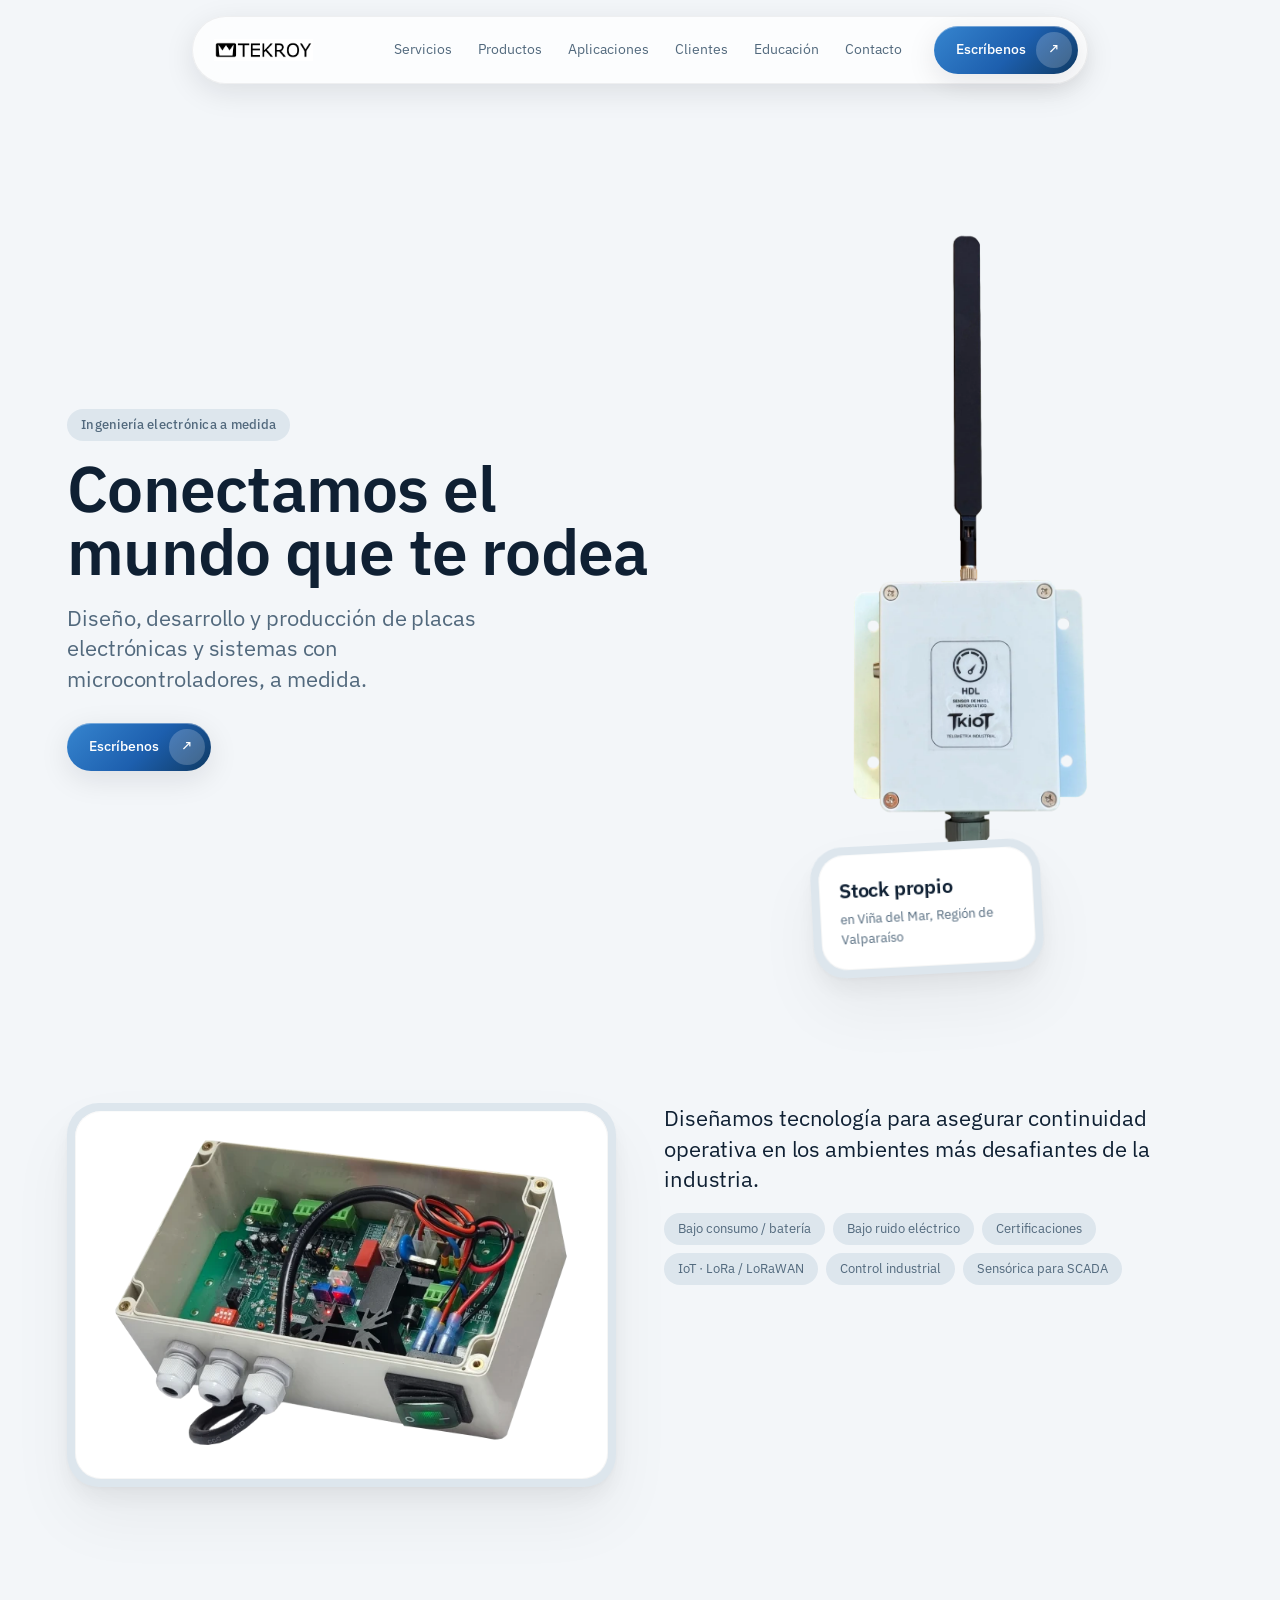
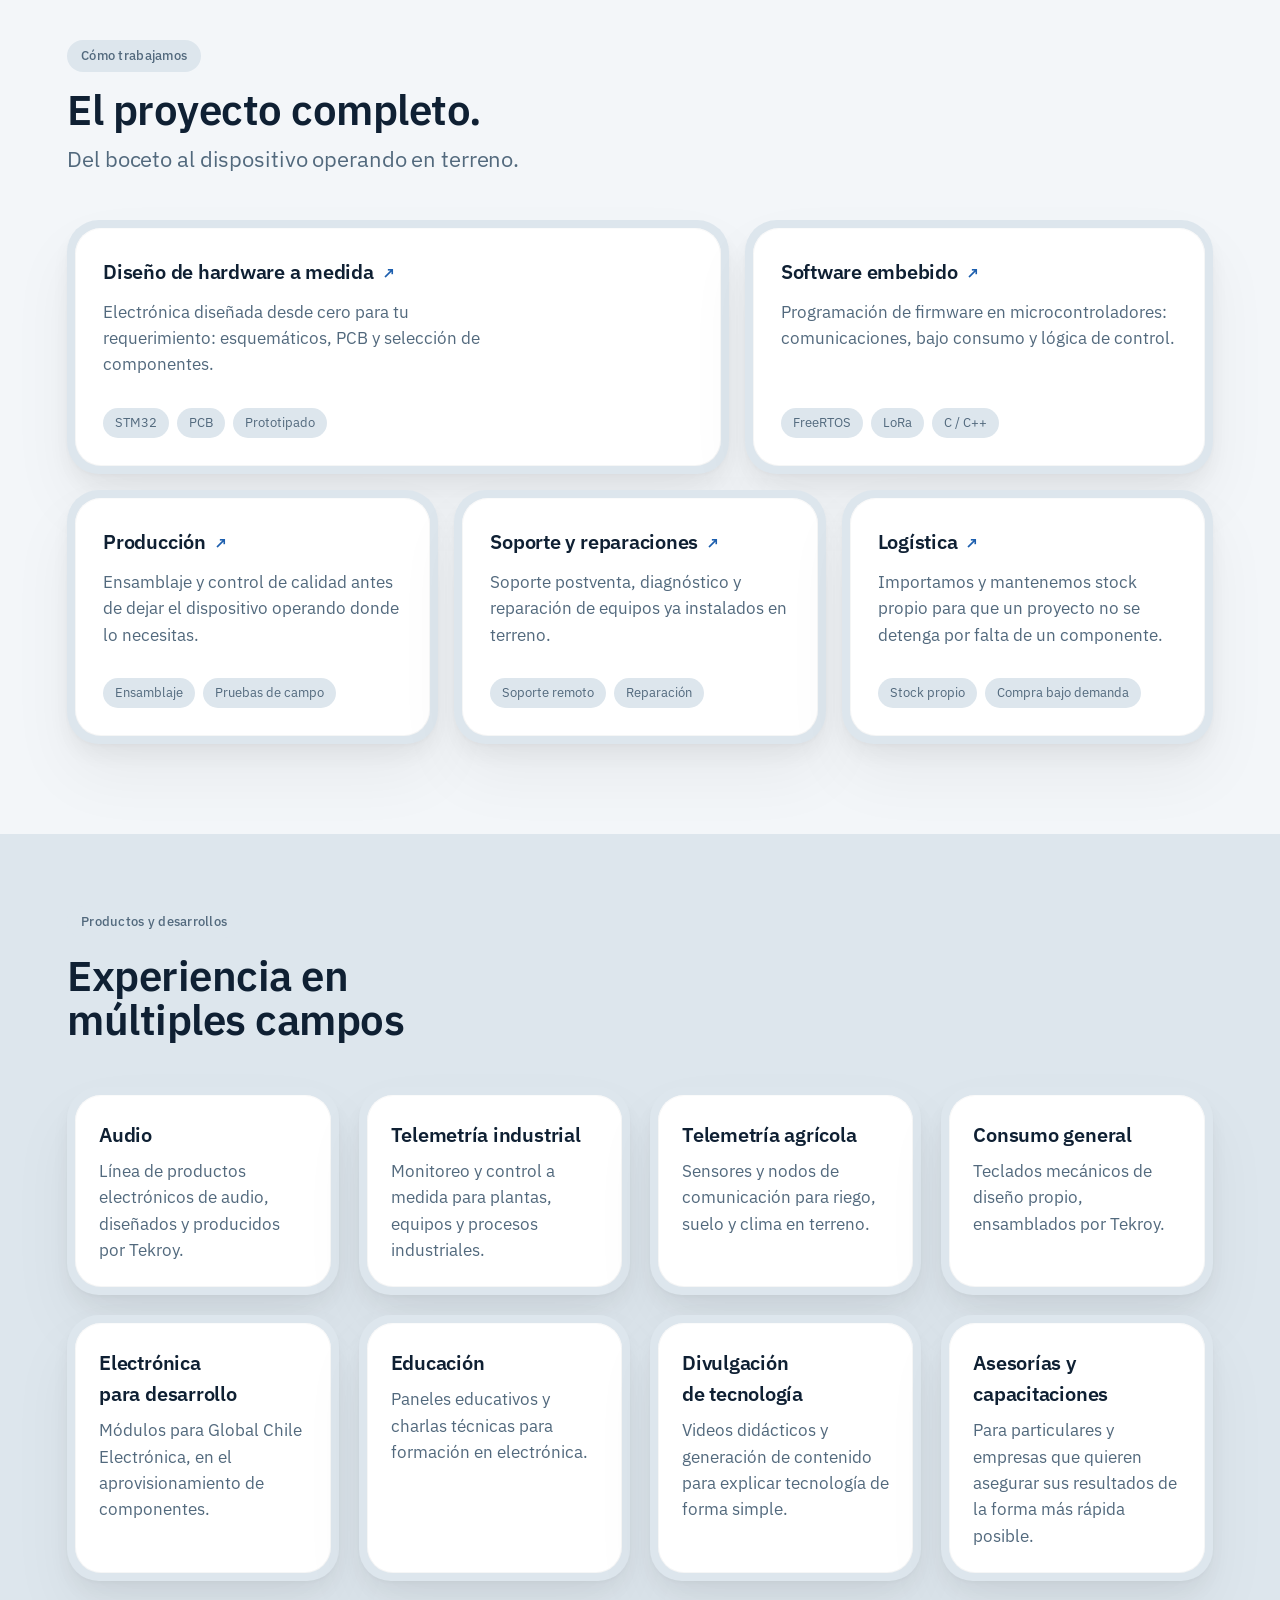
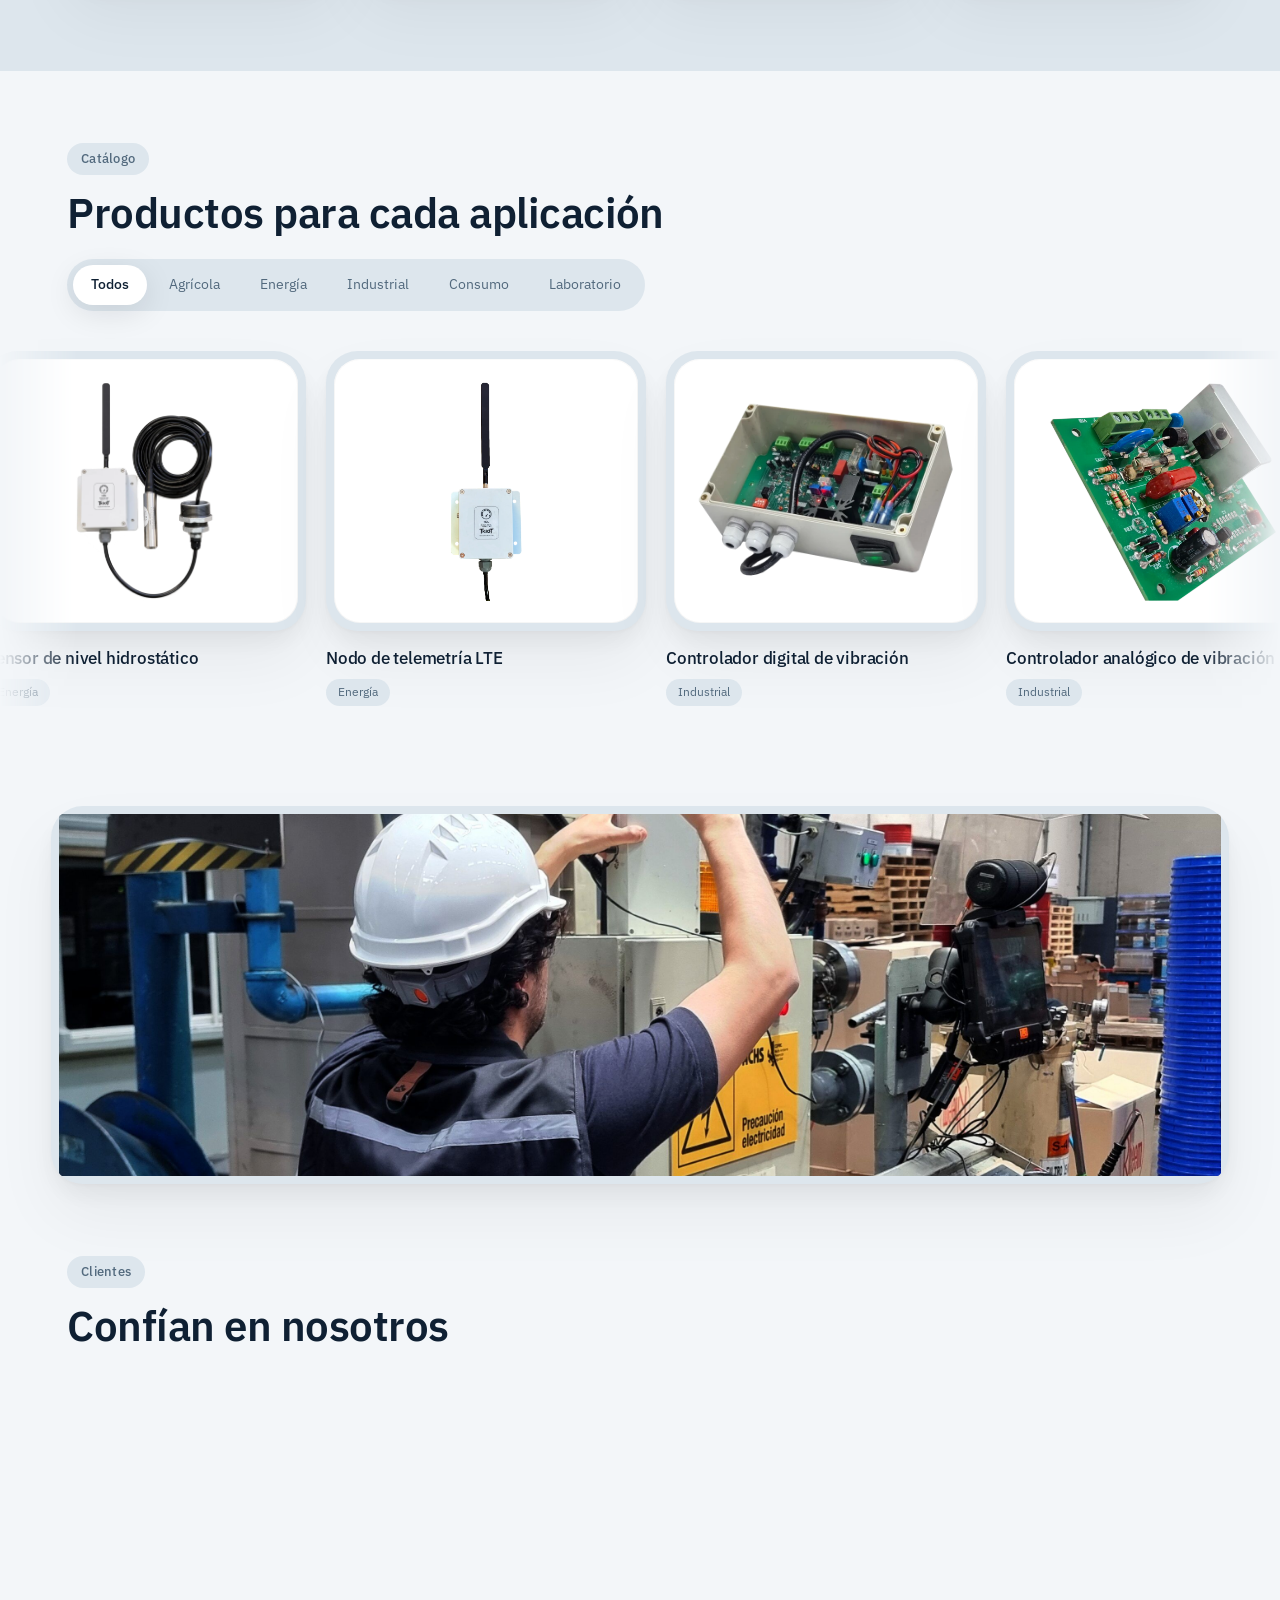
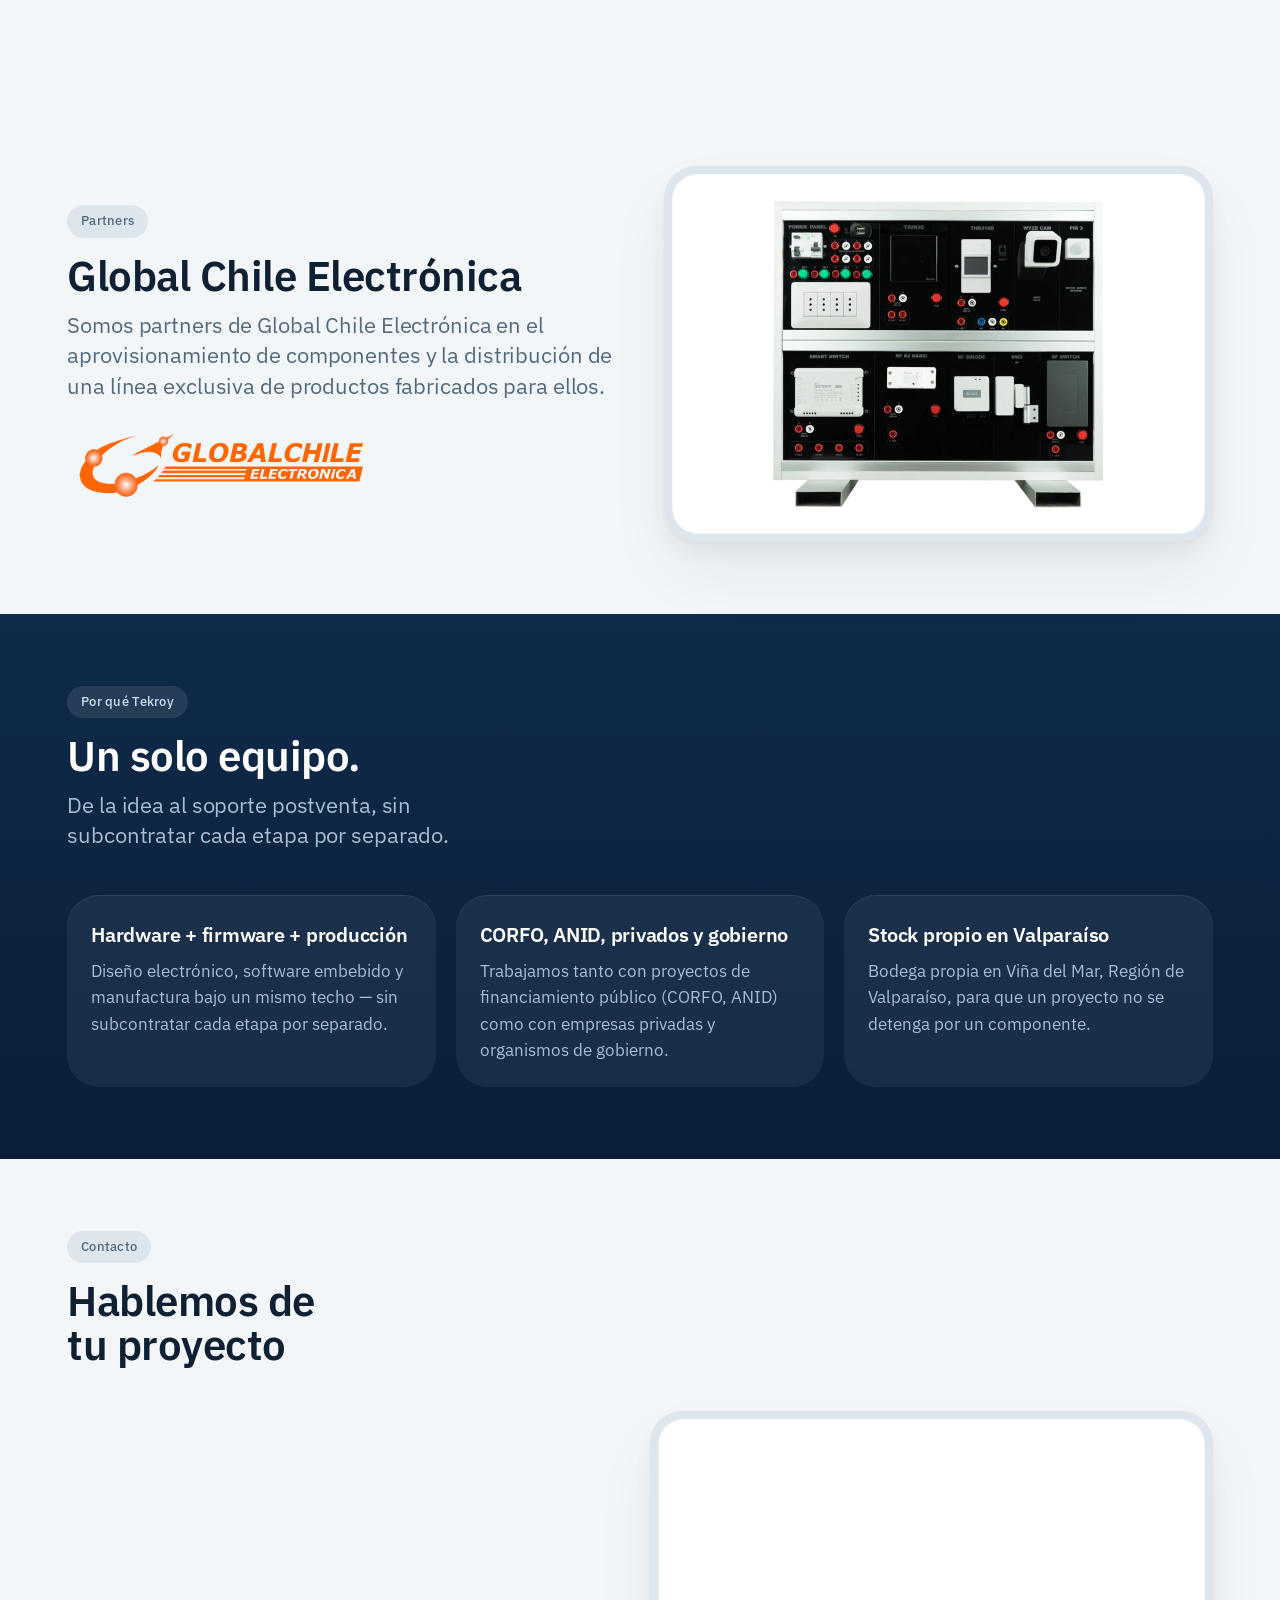
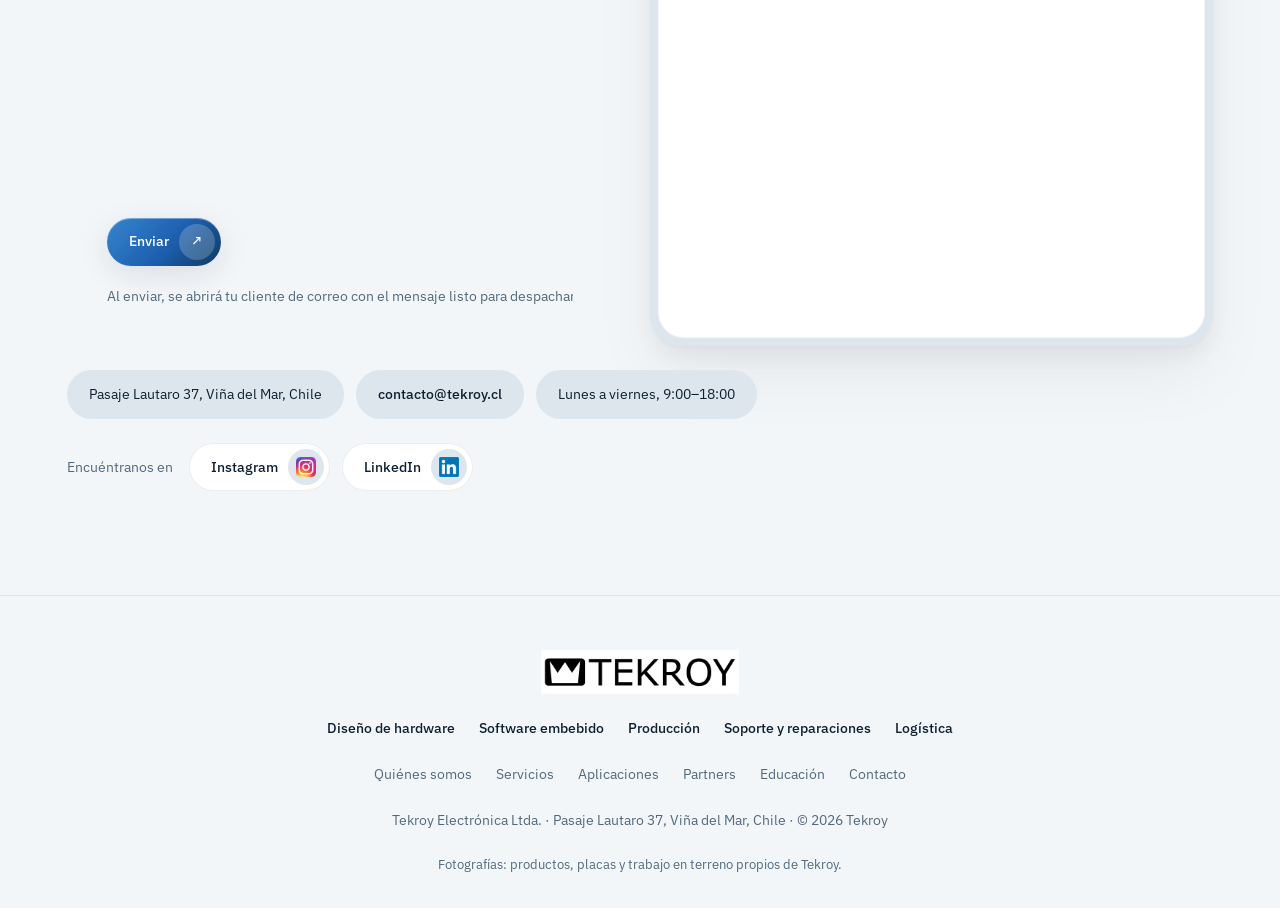
<file: index.html>
<!DOCTYPE html>
<html lang="es-CL">
<head>
<meta charset="UTF-8">
<meta name="viewport" content="width=device-width, initial-scale=1">
<title>Tekroy Electrónica — Diseño y Fabricación de Hardware</title>
<meta name="description" content="Más de 5 años de experiencia en diseño electrónico para aplicaciones industriales: telemetría, IoT, soporte en fabricación y continuidad operativa.">
<meta name="robots" content="index, follow">
<link rel="canonical" href="https://tekroy.cl/">

<meta property="og:type" content="website">
<meta property="og:site_name" content="Tekroy Electrónica">
<meta property="og:title" content="Tekroy Electrónica — Diseño y Fabricación de Hardware">
<meta property="og:description" content="Más de 5 años de experiencia en diseño electrónico para aplicaciones industriales: telemetría, IoT, soporte en fabricación y continuidad operativa.">
<meta property="og:url" content="https://tekroy.cl/">
<meta property="og:image" content="https://tekroy.cl/assets/Productos/Foto_Terreno_Industrial.jpg">
<meta property="og:image:type" content="image/jpeg">
<meta property="og:image:width" content="2820">
<meta property="og:image:height" content="1586">
<meta property="og:locale" content="es_CL">
<meta name="twitter:card" content="summary_large_image">
<meta name="twitter:title" content="Tekroy Electrónica — Diseño y Fabricación de Hardware">
<meta name="twitter:description" content="Más de 5 años de experiencia en diseño electrónico para aplicaciones industriales: telemetría, IoT, soporte en fabricación y continuidad operativa.">
<meta name="twitter:image" content="https://tekroy.cl/assets/Productos/Foto_Terreno_Industrial.jpg">

<link rel="icon" type="image/png" href="assets/Logos_Tekroy/favicon_azul.png">
<link rel="apple-touch-icon" href="assets/Logos_Tekroy/favicon_azul.png">

<script type="application/ld+json">
{
  "@context": "https://schema.org",
  "@graph": [
    {
      "@type": "WebSite",
      "@id": "https://tekroy.cl/#website",
      "url": "https://tekroy.cl/",
      "name": "Tekroy Electrónica",
      "inLanguage": "es-CL",
      "publisher": { "@id": "https://tekroy.cl/#organization" }
    },
    {
      "@type": ["Organization", "ProfessionalService"],
      "@id": "https://tekroy.cl/#organization",
      "name": "Tekroy Electrónica",
      "url": "https://tekroy.cl/",
      "logo": {
        "@type": "ImageObject",
        "url": "https://tekroy.cl/assets/Logos_Tekroy/cuadrado_negro.png"
      },
      "image": "https://tekroy.cl/assets/Productos/Foto_Terreno_Industrial.jpg",
      "description": "Diseño y desarrollo de hardware electrónico a medida: placas electrónicas, firmware y sistemas con microcontroladores para industria, agricultura y energía.",
      "address": {
        "@type": "PostalAddress",
        "streetAddress": "Pasaje Lautaro 37",
        "addressLocality": "Viña del Mar",
        "addressRegion": "Valparaíso",
        "addressCountry": "CL"
      },
      "email": "contacto@tekroy.cl",
      "areaServed": {
        "@type": "Country",
        "name": "Chile"
      },
      "knowsAbout": [
        "Telemetría industrial",
        "Telemetría agrícola",
        "Internet de las cosas (IoT)",
        "Diseño de placas electrónicas (PCB)",
        "Firmware y software embebido",
        "Sensores de humedad y temperatura de suelo",
        "Sensores de nivel y presión",
        "Monitoreo de bombas y riego",
        "Electrónica para energía"
      ],
      "sameAs": [
        "https://www.instagram.com/tekroyelectronica/",
        "https://www.linkedin.com/company/tekroy-electrónica"
      ],
      "hasOfferCatalog": {
        "@type": "OfferCatalog",
        "name": "Servicios de Tekroy Electrónica",
        "itemListElement": [
          {
            "@type": "Offer",
            "itemOffered": {
              "@type": "Service",
              "name": "Diseño de hardware electrónico a medida",
              "description": "Diseño de placas electrónicas y equipos a medida para aplicaciones industriales, agrícolas y de energía."
            }
          },
          {
            "@type": "Offer",
            "itemOffered": {
              "@type": "Service",
              "name": "Software embebido",
              "description": "Desarrollo de firmware y software embebido para equipos de medición, control y telemetría."
            }
          },
          {
            "@type": "Offer",
            "itemOffered": {
              "@type": "Service",
              "name": "Producción de electrónica",
              "description": "Fabricación y ensamblaje de equipos electrónicos en series cortas y medianas."
            }
          },
          {
            "@type": "Offer",
            "itemOffered": {
              "@type": "Service",
              "name": "Soporte y reparaciones",
              "description": "Soporte técnico, mantenimiento y reparación de equipos electrónicos para continuidad operativa."
            }
          },
          {
            "@type": "Offer",
            "itemOffered": {
              "@type": "Service",
              "name": "Logística y abastecimiento de componentes",
              "description": "Abastecimiento de componentes electrónicos con stock propio en la Región Metropolitana y Valparaíso."
            }
          }
        ]
      }
    }
  ]
}
</script>

<script>document.documentElement.classList.add('js')</script>
<link rel="preconnect" href="https://fonts.googleapis.com">
<link rel="preconnect" href="https://fonts.gstatic.com" crossorigin>
<link href="https://fonts.googleapis.com/css2?family=IBM+Plex+Sans:wght@400;500;600;700&display=swap" rel="stylesheet">
<link rel="preload" as="image" href="assets/Productos/Sensor_TkIOT_LTE_Frontal.webp" fetchpriority="high">
<link rel="stylesheet" href="styles.css?v=36">
</head>
<body>

<div class="topbar-wrap">
  <header class="topbar">
    <a class="wordmark" href="#"><img src="assets/Logos_Tekroy/tekroy_pequeño.png" alt="Tekroy" height="22"></a>
    <nav>
      <a href="#servicios">Servicios</a>
      <a href="#productos">Productos</a>
      <a href="#proyectos">Aplicaciones</a>
      <a href="#clientes">Clientes</a>
      <a href="educacion.html">Educación</a>
      <a href="#contacto">Contacto</a>
    </nav>
    <a class="button" href="#contacto">Escríbenos<span class="icon">↗</span></a>
    <button class="nav-toggle" id="nav-toggle" type="button" aria-label="Abrir menú" aria-expanded="false" aria-controls="mobile-menu">
      <span class="nav-toggle-bar"></span>
      <span class="nav-toggle-bar"></span>
    </button>
  </header>
  <nav class="mobile-menu" id="mobile-menu">
    <a href="#servicios">Servicios</a>
    <a href="#productos">Productos</a>
    <a href="#proyectos">Aplicaciones</a>
    <a href="#clientes">Clientes</a>
    <a href="educacion.html">Educación</a>
    <a href="#contacto">Contacto</a>
  </nav>
</div>

<main>

<!-- HERO -->
<section class="hero" id="inicio">
  <div class="wrap">
    <div data-reveal>
      <span class="eyebrow">Ingeniería electrónica a medida</span>
      <h1 class="display">Conectamos el mundo que te rodea</h1>
      <p class="lead">Diseño, desarrollo y producción de placas electrónicas y sistemas con microcontroladores, a medida.</p>
      <div class="actions">
        <a class="button" href="#contacto">Escríbenos<span class="icon">↗</span></a>
      </div>
    </div>
    <div class="hero-art" data-reveal>
      <img class="hero-photo" src="assets/Productos/Sensor_TkIOT_LTE_Frontal.webp" width="557" height="1600" alt="Sensor Tekroy con comunicación LTE" fetchpriority="high">
      <div class="bezel card-note"><div class="bezel-inner">
        <span class="stat">Stock propio</span>
        <span class="stat-label">en Viña del Mar, Región de Valparaíso</span>
      </div></div>
    </div>
  </div>
</section>

<!-- INTRO COPY -->
<section class="intro">
  <div class="wrap">
    <div class="bezel intro-art" data-reveal><div class="bezel-inner">
      <img src="assets/Productos/Controlador_Factor_Digital_REV_1_4_600_600.webp" width="600" height="600" alt="Controlador electrónico digital fabricado por Tekroy" loading="lazy">
    </div></div>
    <div data-reveal>
      <p class="lead">Diseñamos tecnología para asegurar continuidad operativa en los ambientes más desafiantes de la industria.</p>
      <div class="tags intro-tags">
        <span>Bajo consumo / batería</span><span>Bajo ruido eléctrico</span><span>Certificaciones</span>
        <span>IoT · LoRa / LoRaWAN</span><span>Control industrial</span><span>Sensórica para SCADA</span>
      </div>
    </div>
  </div>
</section>

<!-- SERVICIOS (bento) -->
<section class="services" id="servicios">
  <div class="wrap">
    <div class="services-head" data-reveal>
      <span class="eyebrow">Cómo trabajamos</span>
      <h2 class="head">El proyecto completo.</h2>
      <p class="lead">Del boceto al dispositivo operando en terreno.</p>
    </div>
    <div class="bento">
      <div class="bezel item-1" data-reveal><div class="bezel-inner b-card">
        <h3><a class="b-card-link" href="diseno-de-hardware.html">Diseño de hardware a medida<span class="icon">↗</span></a></h3>
        <p>Electrónica diseñada desde cero para tu requerimiento: esquemáticos, PCB y selección de componentes.</p>
        <div class="tags"><span>STM32</span><span>PCB</span><span>Prototipado</span></div>
      </div></div>
      <div class="bezel item-2" data-reveal><div class="bezel-inner b-card">
        <h3><a class="b-card-link" href="software-embebido.html">Software embebido<span class="icon">↗</span></a></h3>
        <p>Programación de firmware en microcontroladores: comunicaciones, bajo consumo y lógica de control.</p>
        <div class="tags"><span>FreeRTOS</span><span>LoRa</span><span>C / C++</span></div>
      </div></div>
      <div class="bezel item-3" data-reveal><div class="bezel-inner b-card">
        <h3><a class="b-card-link" href="produccion-electronica.html">Producción<span class="icon">↗</span></a></h3>
        <p>Ensamblaje y control de calidad antes de dejar el dispositivo operando donde lo necesitas.</p>
        <div class="tags"><span>Ensamblaje</span><span>Pruebas de campo</span></div>
      </div></div>
      <div class="bezel item-4" data-reveal><div class="bezel-inner b-card">
        <h3><a class="b-card-link" href="soporte-y-reparaciones.html">Soporte y reparaciones<span class="icon">↗</span></a></h3>
        <p>Soporte postventa, diagnóstico y reparación de equipos ya instalados en terreno.</p>
        <div class="tags"><span>Soporte remoto</span><span>Reparación</span></div>
      </div></div>
      <div class="bezel item-5" data-reveal><div class="bezel-inner b-card">
        <h3><a class="b-card-link" href="logistica-de-componentes.html">Logística<span class="icon">↗</span></a></h3>
        <p>Importamos y mantenemos stock propio para que un proyecto no se detenga por falta de un componente.</p>
        <div class="tags"><span>Stock propio</span><span>Compra bajo demanda</span></div>
      </div></div>
    </div>
  </div>
</section>

<!-- PRODUCTOS Y DESARROLLOS -->
<section class="lines" id="productos">
  <div class="wrap">
    <div class="lines-head" data-reveal>
      <span class="eyebrow">Productos y desarrollos</span>
      <h2 class="head">Experiencia en múltiples campos</h2>
    </div>
    <div class="lines-grid">
      <div class="bezel l-card" data-reveal><div class="bezel-inner">
        <div class="l-top"><h3>Audio</h3></div>
        <p>Línea de productos electrónicos de audio, diseñados y producidos por Tekroy.</p>
      </div></div>
      <div class="bezel l-card" data-reveal><div class="bezel-inner">
        <div class="l-top"><h3>Telemetría industrial</h3></div>
        <p>Monitoreo y control a medida para plantas, equipos y procesos industriales.</p>
      </div></div>
      <div class="bezel l-card" data-reveal><div class="bezel-inner">
        <div class="l-top"><h3>Telemetría agrícola</h3></div>
        <p>Sensores y nodos de comunicación para riego, suelo y clima en terreno.</p>
      </div></div>
      <div class="bezel l-card" data-reveal><div class="bezel-inner">
        <div class="l-top"><h3>Consumo general</h3></div>
        <p>Teclados mecánicos de diseño propio, ensamblados por Tekroy.</p>
      </div></div>
      <div class="bezel l-card" data-reveal><div class="bezel-inner">
        <div class="l-top"><h3>Electrónica para desarrollo</h3></div>
        <p>Módulos para Global Chile Electrónica, en el aprovisionamiento de componentes.</p>
      </div></div>
      <div class="bezel l-card" data-reveal><div class="bezel-inner">
        <div class="l-top"><h3>Educación</h3></div>
        <p>Paneles educativos y charlas técnicas para formación en electrónica.</p>
      </div></div>
      <div class="bezel l-card" data-reveal><div class="bezel-inner">
        <div class="l-top"><h3>Divulgación de tecnología</h3></div>
        <p>Videos didácticos y generación de contenido para explicar tecnología de forma simple.</p>
      </div></div>
      <div class="bezel l-card" data-reveal><div class="bezel-inner">
        <div class="l-top"><h3>Asesorías y capacitaciones</h3></div>
        <p>Para particulares y empresas que quieren asegurar sus resultados de la forma más rápida posible.</p>
      </div></div>
    </div>
  </div>
</section>

<!-- PRODUCTOS POR APLICACIÓN -->
<section class="work" id="proyectos">
  <div class="wrap">
    <div class="work-head" data-reveal>
      <div>
        <span class="eyebrow">Catálogo</span>
        <h2 class="head">Productos para cada aplicación</h2>
      </div>
      <div class="filters" id="filters" role="group" aria-label="Filtrar productos por aplicación">
        <button type="button" data-filter="all" aria-pressed="true">Todos</button>
        <button type="button" data-filter="agro" aria-pressed="false">Agrícola</button>
        <button type="button" data-filter="energia" aria-pressed="false">Energía</button>
        <button type="button" data-filter="industrial" aria-pressed="false">Industrial</button>
        <button type="button" data-filter="consumo" aria-pressed="false">Consumo</button>
        <button type="button" data-filter="laboratorio" aria-pressed="false">Laboratorio</button>
      </div>
    </div>
  </div>
  <div class="carousel" id="carousel">
    <div class="carousel-track" id="carousel-track">
      <div class="p-card" data-sector="agro">
        <div class="bezel"><div class="bezel-inner">
          <img src="assets/Productos/THCS_FULL.webp" width="900" height="900" alt="Sensor de calidad de suelo: humedad, temperatura y conductividad" loading="lazy">
        </div></div>
        <h3>Sensor de calidad de suelo</h3>
        <span class="p-tag">Agrícola</span>
      </div>
      <div class="p-card" data-sector="agro">
        <div class="bezel"><div class="bezel-inner">
          <img src="assets/Productos/Tk_IOT_Presion_Riego.webp" width="864" height="864" alt="Sensor de presión para línea de riego" loading="lazy">
        </div></div>
        <h3>Sensor de presión de riego</h3>
        <span class="p-tag">Agrícola</span>
      </div>
      <div class="p-card" data-sector="energia">
        <div class="bezel"><div class="bezel-inner">
          <img src="assets/Productos/Tk_IOT_Sensor_Hidrostatico_LTE_Frontal.webp" width="599" height="900" alt="Sensor de nivel hidrostático con comunicación LTE" loading="lazy">
        </div></div>
        <h3>Sensor de nivel hidrostático</h3>
        <span class="p-tag">Energía</span>
      </div>
      <div class="p-card" data-sector="energia">
        <div class="bezel"><div class="bezel-inner">
          <img src="assets/Productos/Sensor_TkIOT_LTE_Frontal.webp" width="557" height="1600" alt="Nodo de telemetría con comunicación LTE" loading="lazy">
        </div></div>
        <h3>Nodo de telemetría LTE</h3>
        <span class="p-tag">Energía</span>
      </div>
      <div class="p-card" data-sector="industrial">
        <div class="bezel"><div class="bezel-inner">
          <img src="assets/Productos/Controlador_Factor_Digital_REV_1_4_600_600.webp" width="600" height="600" alt="Controlador electrónico digital para equipos de vibración" loading="lazy">
        </div></div>
        <h3>Controlador digital de vibración</h3>
        <span class="p-tag">Industrial</span>
      </div>
      <div class="p-card" data-sector="industrial">
        <div class="bezel"><div class="bezel-inner">
          <img src="assets/Productos/Factor_Analogico.webp" width="900" height="837" alt="Controlador electrónico analógico para equipos de vibración" loading="lazy">
        </div></div>
        <h3>Controlador analógico de vibración</h3>
        <span class="p-tag">Industrial</span>
      </div>
      <div class="p-card" data-sector="industrial">
        <div class="bezel"><div class="bezel-inner">
          <img src="assets/Productos/tarjeta_factor_REV1_3.webp" width="900" height="638" alt="Controlador digital de potencia fabricado por Tekroy" loading="lazy">
        </div></div>
        <h3>Controlador digital de potencia</h3>
        <span class="p-tag">Industrial</span>
      </div>
      <div class="p-card" data-sector="consumo">
        <div class="bezel"><div class="bezel-inner">
          <img src="assets/Productos/Corne_Fire.webp" width="800" height="800" alt="Teclado mecánico Corne, edición Fire, fabricado por Tekroy" loading="lazy">
        </div></div>
        <h3>Teclado mecánico — Fire</h3>
        <span class="p-tag">Consumo</span>
      </div>
      <div class="p-card" data-sector="consumo">
        <div class="bezel"><div class="bezel-inner">
          <img src="assets/Productos/Corne_Cold.webp" width="800" height="800" alt="Teclado mecánico Corne, edición Cold, fabricado por Tekroy" loading="lazy">
        </div></div>
        <h3>Teclado mecánico — Cold</h3>
        <span class="p-tag">Consumo</span>
      </div>
      <div class="p-card" data-sector="consumo">
        <div class="bezel"><div class="bezel-inner">
          <img src="assets/Productos/Corne_Chess.webp" width="800" height="800" alt="Teclado mecánico Corne, edición Chess, fabricado por Tekroy" loading="lazy">
        </div></div>
        <h3>Teclado mecánico — Chess</h3>
        <span class="p-tag">Consumo</span>
      </div>
      <div class="p-card" data-sector="consumo">
        <div class="bezel"><div class="bezel-inner">
          <img src="assets/Productos/Teclado_Mecanico_Corne.webp" width="600" height="600" alt="Teclado mecánico Corne ensamblado por Tekroy" loading="lazy">
        </div></div>
        <h3>Teclado mecánico Corne</h3>
        <span class="p-tag">Consumo</span>
      </div>
      <div class="p-card" data-sector="laboratorio">
        <div class="bezel"><div class="bezel-inner">
          <img src="assets/Productos/viscosimetros.webp" width="559" height="900" alt="Viscosímetros QVISC fabricados por Tekroy para Phynovo" loading="lazy">
        </div></div>
        <h3>Viscosímetro QVISC V200</h3>
        <span class="p-tag">Laboratorio</span>
      </div>
      <div class="p-card" data-sector="laboratorio">
        <div class="bezel"><div class="bezel-inner">
          <img src="assets/Productos/Viscosimetros_en_linea.webp" width="506" height="900" alt="Viscosímetros en línea QVISC" loading="lazy">
        </div></div>
        <h3>Viscosímetro en línea</h3>
        <span class="p-tag">Laboratorio</span>
      </div>

      <div class="p-card" data-sector="agro" aria-hidden="true">
        <div class="bezel"><div class="bezel-inner">
          <img src="assets/Productos/THCS_FULL.webp" width="900" height="900" alt="" loading="lazy">
        </div></div>
        <h3>Sensor de calidad de suelo</h3>
        <span class="p-tag">Agrícola</span>
      </div>
      <div class="p-card" data-sector="agro" aria-hidden="true">
        <div class="bezel"><div class="bezel-inner">
          <img src="assets/Productos/Tk_IOT_Presion_Riego.webp" width="864" height="864" alt="" loading="lazy">
        </div></div>
        <h3>Sensor de presión de riego</h3>
        <span class="p-tag">Agrícola</span>
      </div>
      <div class="p-card" data-sector="energia" aria-hidden="true">
        <div class="bezel"><div class="bezel-inner">
          <img src="assets/Productos/Tk_IOT_Sensor_Hidrostatico_LTE_Frontal.webp" width="599" height="900" alt="" loading="lazy">
        </div></div>
        <h3>Sensor de nivel hidrostático</h3>
        <span class="p-tag">Energía</span>
      </div>
      <div class="p-card" data-sector="energia" aria-hidden="true">
        <div class="bezel"><div class="bezel-inner">
          <img src="assets/Productos/Sensor_TkIOT_LTE_Frontal.webp" width="557" height="1600" alt="" loading="lazy">
        </div></div>
        <h3>Nodo de telemetría LTE</h3>
        <span class="p-tag">Energía</span>
      </div>
      <div class="p-card" data-sector="industrial" aria-hidden="true">
        <div class="bezel"><div class="bezel-inner">
          <img src="assets/Productos/Controlador_Factor_Digital_REV_1_4_600_600.webp" width="600" height="600" alt="" loading="lazy">
        </div></div>
        <h3>Controlador digital de vibración</h3>
        <span class="p-tag">Industrial</span>
      </div>
      <div class="p-card" data-sector="industrial" aria-hidden="true">
        <div class="bezel"><div class="bezel-inner">
          <img src="assets/Productos/Factor_Analogico.webp" width="900" height="837" alt="" loading="lazy">
        </div></div>
        <h3>Controlador analógico de vibración</h3>
        <span class="p-tag">Industrial</span>
      </div>
      <div class="p-card" data-sector="industrial" aria-hidden="true">
        <div class="bezel"><div class="bezel-inner">
          <img src="assets/Productos/tarjeta_factor_REV1_3.webp" width="900" height="638" alt="" loading="lazy">
        </div></div>
        <h3>Controlador digital de potencia</h3>
        <span class="p-tag">Industrial</span>
      </div>
      <div class="p-card" data-sector="consumo" aria-hidden="true">
        <div class="bezel"><div class="bezel-inner">
          <img src="assets/Productos/Corne_Fire.webp" width="800" height="800" alt="" loading="lazy">
        </div></div>
        <h3>Teclado mecánico — Fire</h3>
        <span class="p-tag">Consumo</span>
      </div>
      <div class="p-card" data-sector="consumo" aria-hidden="true">
        <div class="bezel"><div class="bezel-inner">
          <img src="assets/Productos/Corne_Cold.webp" width="800" height="800" alt="" loading="lazy">
        </div></div>
        <h3>Teclado mecánico — Cold</h3>
        <span class="p-tag">Consumo</span>
      </div>
      <div class="p-card" data-sector="consumo" aria-hidden="true">
        <div class="bezel"><div class="bezel-inner">
          <img src="assets/Productos/Corne_Chess.webp" width="800" height="800" alt="" loading="lazy">
        </div></div>
        <h3>Teclado mecánico — Chess</h3>
        <span class="p-tag">Consumo</span>
      </div>
      <div class="p-card" data-sector="consumo" aria-hidden="true">
        <div class="bezel"><div class="bezel-inner">
          <img src="assets/Productos/Teclado_Mecanico_Corne.webp" width="600" height="600" alt="" loading="lazy">
        </div></div>
        <h3>Teclado mecánico Corne</h3>
        <span class="p-tag">Consumo</span>
      </div>
      <div class="p-card" data-sector="laboratorio" aria-hidden="true">
        <div class="bezel"><div class="bezel-inner">
          <img src="assets/Productos/viscosimetros.webp" width="559" height="900" alt="" loading="lazy">
        </div></div>
        <h3>Viscosímetro QVISC V200</h3>
        <span class="p-tag">Laboratorio</span>
      </div>
      <div class="p-card" data-sector="laboratorio" aria-hidden="true">
        <div class="bezel"><div class="bezel-inner">
          <img src="assets/Productos/Viscosimetros_en_linea.webp" width="506" height="900" alt="" loading="lazy">
        </div></div>
        <h3>Viscosímetro en línea</h3>
        <span class="p-tag">Laboratorio</span>
      </div>
    </div>
  </div>
</section>

<!-- RELIEF PHOTO -->
<figure class="relief" data-reveal>
  <div class="bezel"><img src="assets/Productos/Foto_Terreno_Industrial.jpg" width="2820" height="1586" alt="Técnico de Tekroy interviniendo un equipo en terreno industrial" loading="lazy"></div>
</figure>

<!-- CLIENTES -->
<section class="clients" id="clientes">
  <div class="wrap">
    <div class="clients-head" data-reveal>
      <span class="eyebrow">Clientes</span>
      <h2 class="head">Confían en nosotros</h2>
    </div>
  </div>
  <div class="carousel clients-carousel">
    <div class="carousel-track clients-track">
      <div class="bezel c-card"><div class="bezel-inner">
        <img class="c-logo-img" src="assets/Logos_Clientes/Copec_Logo_2023.svg.png" alt="Copec">
        <p>Desarrollo de telemetría para estaciones de servicio e industria.</p>
      </div></div>
      <div class="bezel c-card"><div class="bezel-inner">
        <img class="c-logo-img" src="assets/Logos_Clientes/drager_simsa_logo.png" alt="Dräger | SIMSA">
        <p>De prototipo a producción para sistemas de seguridad.</p>
      </div></div>
      <div class="bezel c-card"><div class="bezel-inner">
        <img class="c-logo-img" src="assets/Logos_Clientes/tecnored_logo.jpg" alt="Tecnored">
        <p>Diseño y fabricación de repuestos para sistemas de control.</p>
      </div></div>
      <div class="bezel c-card"><div class="bezel-inner">
        <img class="c-logo-img" src="assets/Logos_Clientes/Logo_Phynovo.jpeg" alt="Phynovo">
        <p>Fabricación de viscosímetros para micromuestras.</p>
      </div></div>
      <div class="bezel c-card"><div class="bezel-inner">
        <img class="c-logo-img" src="assets/Logos_Clientes/Logo_Factor.png" alt="Factor — Tecnología en Vibración">
        <p>Controladores electrónicos para equipos de vibración industrial.</p>
      </div></div>
      <div class="bezel c-card"><div class="bezel-inner">
        <img class="c-logo-img" src="assets/Logos_Clientes/logo_USM_Escudo.jpg" alt="Universidad Técnica Federico Santa María">
        <p>Prácticas profesionales y mantención de equipamiento de laboratorio.</p>
      </div></div>
      <div class="bezel c-card"><div class="bezel-inner">
        <img class="c-logo-img" src="assets/Logos_Clientes/PUCV_Escudo.svg" alt="Pontificia Universidad Católica de Valparaíso">
        <p>Vinculación con empresas y fabricación de PCBs.</p>
      </div></div>

      <div class="bezel c-card" aria-hidden="true"><div class="bezel-inner">
        <img class="c-logo-img" src="assets/Logos_Clientes/Copec_Logo_2023.svg.png" alt="">
        <p>Desarrollo de telemetría para estaciones de servicio e industria.</p>
      </div></div>
      <div class="bezel c-card" aria-hidden="true"><div class="bezel-inner">
        <img class="c-logo-img" src="assets/Logos_Clientes/drager_simsa_logo.png" alt="">
        <p>De prototipo a producción para sistemas de seguridad.</p>
      </div></div>
      <div class="bezel c-card" aria-hidden="true"><div class="bezel-inner">
        <img class="c-logo-img" src="assets/Logos_Clientes/tecnored_logo.jpg" alt="">
        <p>Diseño y fabricación de repuestos para sistemas de control.</p>
      </div></div>
      <div class="bezel c-card" aria-hidden="true"><div class="bezel-inner">
        <img class="c-logo-img" src="assets/Logos_Clientes/Logo_Phynovo.jpeg" alt="">
        <p>Fabricación de viscosímetros para micromuestras.</p>
      </div></div>
      <div class="bezel c-card" aria-hidden="true"><div class="bezel-inner">
        <img class="c-logo-img" src="assets/Logos_Clientes/Logo_Factor.png" alt="">
        <p>Controladores electrónicos para equipos de vibración industrial.</p>
      </div></div>
      <div class="bezel c-card" aria-hidden="true"><div class="bezel-inner">
        <img class="c-logo-img" src="assets/Logos_Clientes/logo_USM_Escudo.jpg" alt="">
        <p>Prácticas profesionales y mantención de equipamiento de laboratorio.</p>
      </div></div>
      <div class="bezel c-card" aria-hidden="true"><div class="bezel-inner">
        <img class="c-logo-img" src="assets/Logos_Clientes/PUCV_Escudo.svg" alt="">
        <p>Vinculación con empresas y fabricación de PCBs.</p>
      </div></div>
    </div>
  </div>
</section>

<!-- PARTNER -->
<section class="partner" id="partners">
  <div class="wrap">
    <div class="partner-grid" data-reveal>
      <div class="partner-copy">
        <span class="eyebrow">Partners</span>
        <h2 class="head">Global Chile Electrónica</h2>
        <p class="lead">Somos partners de Global Chile Electrónica en el aprovisionamiento de componentes y la distribución de una línea exclusiva de productos fabricados para ellos.</p>
        <img class="partner-logo" src="assets/Logos_Partners/global_logo_naranja.png" alt="Global Chile Electrónica">
      </div>
      <div class="bezel partner-art"><div class="bezel-inner">
        <img src="assets/Productos/Educacion_Panel_Domotica.webp" width="900" height="600" alt="Panel de domótica educativo fabricado por Tekroy para Global Chile Electrónica" loading="lazy">
      </div></div>
    </div>
  </div>
</section>

<!-- POR QUÉ ELEGIRNOS -->
<section class="trust">
  <div class="wrap">
    <div class="trust-head" data-reveal>
      <span class="eyebrow">Por qué Tekroy</span>
      <h2 class="head">Un solo equipo.</h2>
      <p class="lead">De la idea al soporte postventa, sin subcontratar cada etapa por separado.</p>
    </div>
    <div class="trust-grid">
      <div class="t-card" data-reveal>
        <h3>Hardware + firmware + producción</h3>
        <p>Diseño electrónico, software embebido y manufactura bajo un mismo techo — sin subcontratar cada etapa por separado.</p>
      </div>
      <div class="t-card" data-reveal>
        <h3>CORFO, ANID, privados y gobierno</h3>
        <p>Trabajamos tanto con proyectos de financiamiento público (CORFO, ANID) como con empresas privadas y organismos de gobierno.</p>
      </div>
      <div class="t-card" data-reveal>
        <h3>Stock propio en Valparaíso</h3>
        <p>Bodega propia en Viña del Mar, Región de Valparaíso, para que un proyecto no se detenga por un componente.</p>
      </div>
    </div>
  </div>
</section>

<!-- CONTACTO / UBICACIÓN -->
<section class="contact" id="contacto">
  <div class="wrap">
    <div class="contact-head" data-reveal>
      <span class="eyebrow">Contacto</span>
      <h2 class="head">Hablemos de tu proyecto</h2>
    </div>
    <div class="contact-grid">
      <form class="c-form bezel" id="contact-form" data-reveal>
        <div class="bezel-inner">
          <div class="field"><label for="f-nombre">Nombre</label><input id="f-nombre" type="text" name="nombre" placeholder="Tu nombre" required></div>
          <div class="field"><label for="f-empresa">Empresa</label><input id="f-empresa" type="text" name="empresa" placeholder="Tu empresa (opcional)"></div>
          <div class="field"><label for="f-mensaje">Mensaje</label><textarea id="f-mensaje" name="mensaje" placeholder="Cuéntanos sobre tu proyecto" required></textarea></div>
          <button type="submit" class="button">Enviar<span class="icon">↗</span></button>
          <p class="small muted small-print">Al enviar, se abrirá tu cliente de correo con el mensaje listo para despachar.</p>
        </div>
      </form>
      <div class="c-map bezel" data-reveal>
        <div class="bezel-inner">
          <iframe src="https://www.google.com/maps?q=Pasaje+Lautaro+37,+Viña+del+Mar,+Chile&output=embed" title="Ubicación de Tekroy Electrónica" loading="lazy" referrerpolicy="no-referrer-when-downgrade"></iframe>
        </div>
      </div>
    </div>
    <div class="c-chips" data-reveal>
      <span class="c-chip">Pasaje Lautaro 37, Viña del Mar, Chile</span>
      <span class="c-chip"><a href="mailto:contacto@tekroy.cl">contacto@tekroy.cl</a></span>
      <span class="c-chip">Lunes a viernes, 9:00–18:00</span>
    </div>
    <div class="social" data-reveal>
      <span class="social-label">Encuéntranos en</span>
      <div class="social-links">
        <a class="button ghost" href="https://www.instagram.com/tekroyelectronica/" target="_blank" rel="noopener">Instagram<span class="icon">
          <img src="assets/Social/Instagram_icon.png" alt="" width="20" height="20">
        </span></a>
        <a class="button ghost" href="https://www.linkedin.com/company/tekroy-electrónica" target="_blank" rel="noopener">LinkedIn<span class="icon">
          <img src="assets/Social/LinkedIn_logo_initials.png" alt="" width="20" height="20">
        </span></a>
      </div>
    </div>
  </div>
</section>

</main>

<footer class="footer">
  <div class="wrap">
    <img class="wordmark-lg" src="assets/Logos_Tekroy/tekroy_pequeño.png" alt="Tekroy">
    <nav class="f-servicios" aria-label="Servicios">
      <a href="diseno-de-hardware.html">Diseño de hardware</a>
      <a href="software-embebido.html">Software embebido</a>
      <a href="produccion-electronica.html">Producción</a>
      <a href="soporte-y-reparaciones.html">Soporte y reparaciones</a>
      <a href="logistica-de-componentes.html">Logística</a>
    </nav>
    <nav>
      <a href="#inicio">Quiénes somos</a>
      <a href="#servicios">Servicios</a>
      <a href="#proyectos">Aplicaciones</a>
      <a href="#partners">Partners</a>
      <a href="educacion.html">Educación</a>
      <a href="#contacto">Contacto</a>
    </nav>
    <p class="f-meta">Tekroy Electrónica Ltda. · Pasaje Lautaro 37, Viña del Mar, Chile · © 2026 Tekroy</p>
    <p class="f-credits">Fotografías: productos, placas y trabajo en terreno propios de Tekroy.</p>
  </div>
</footer>

<script src="script.js?v=18"></script>
</body>
</html>
</file>
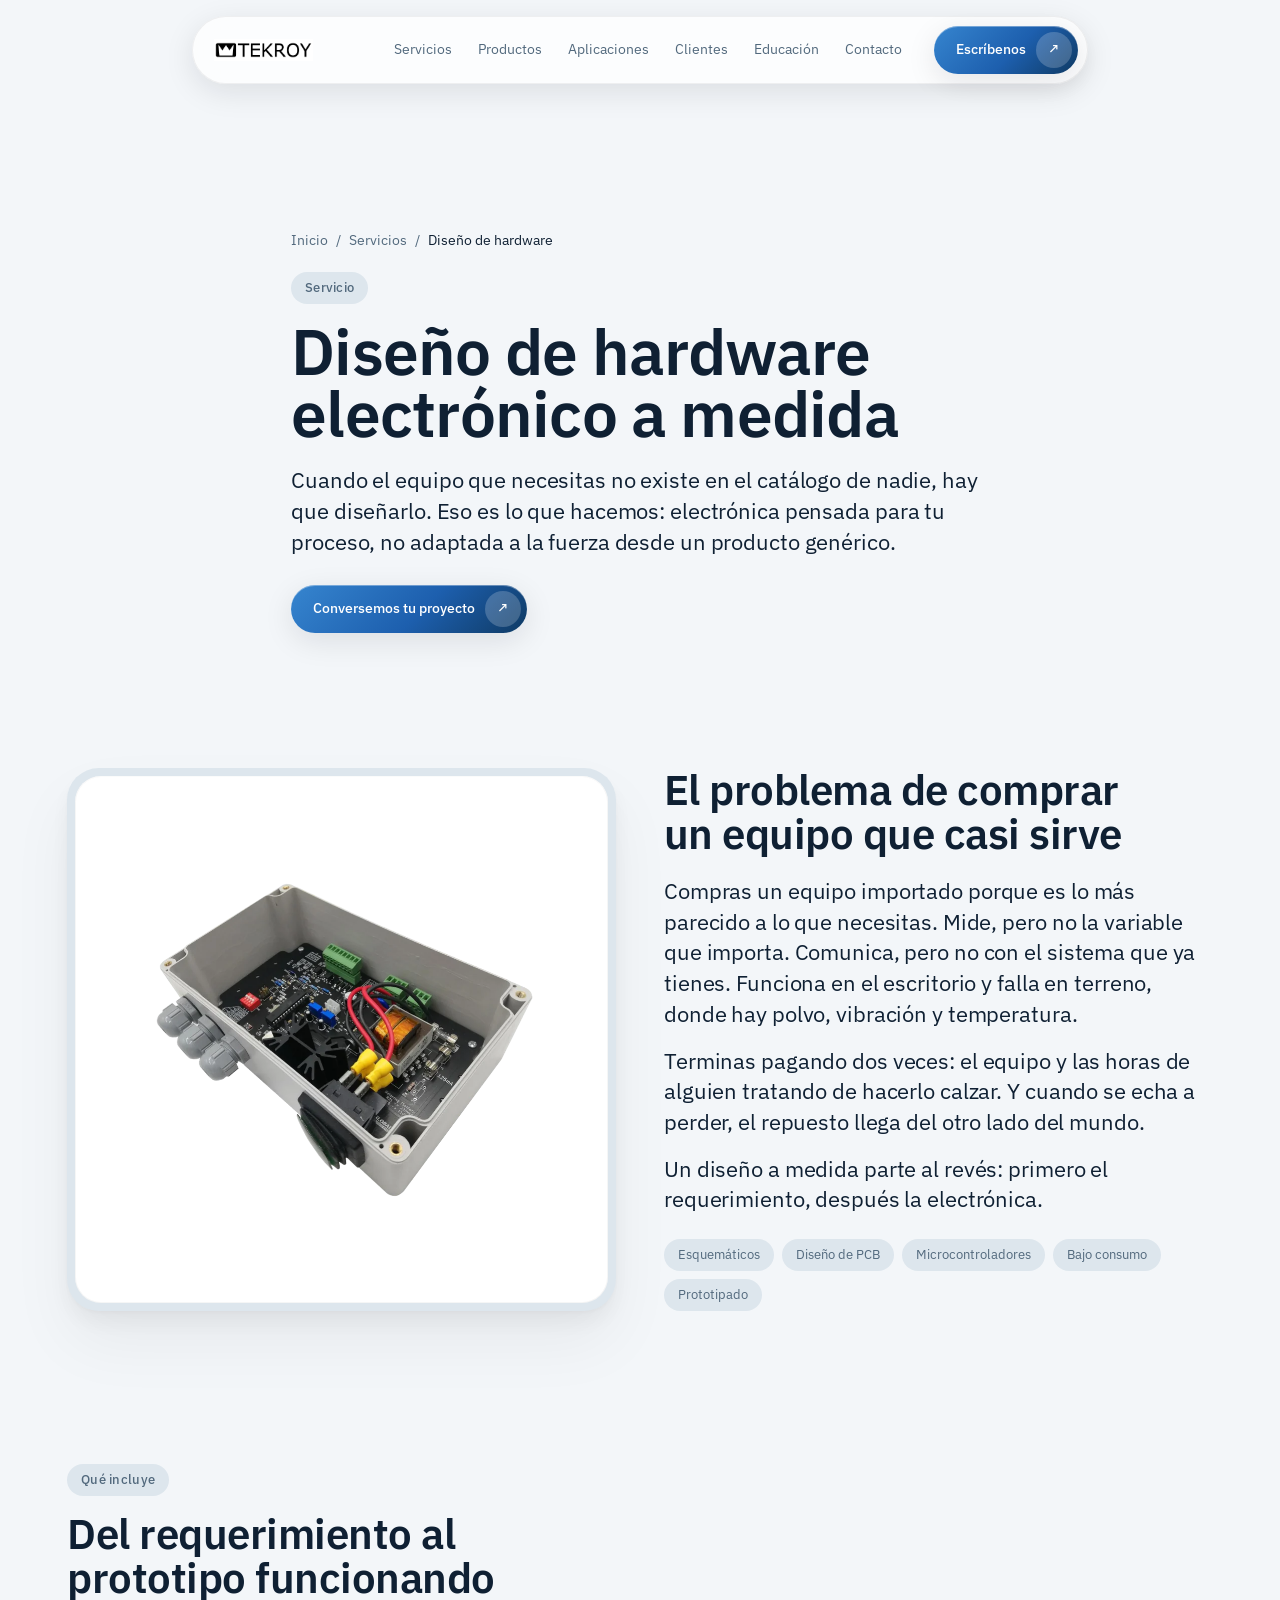
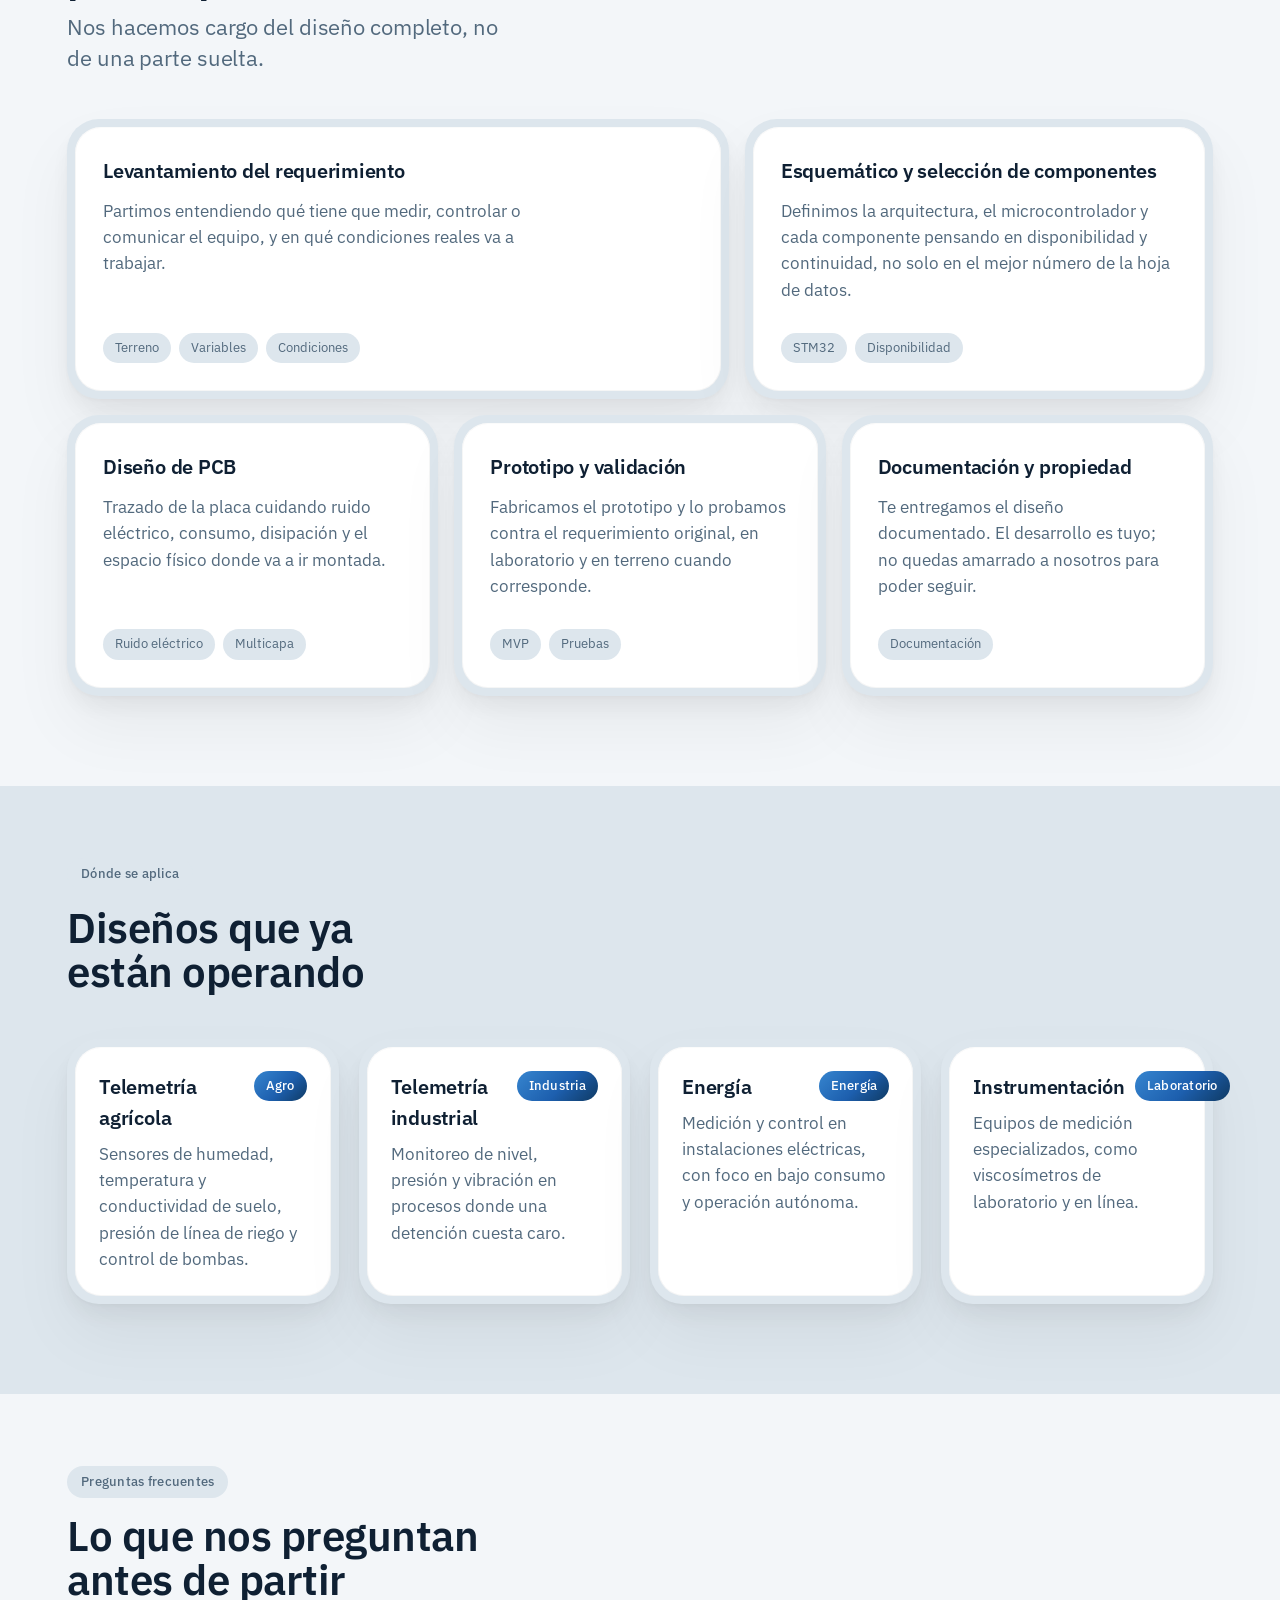
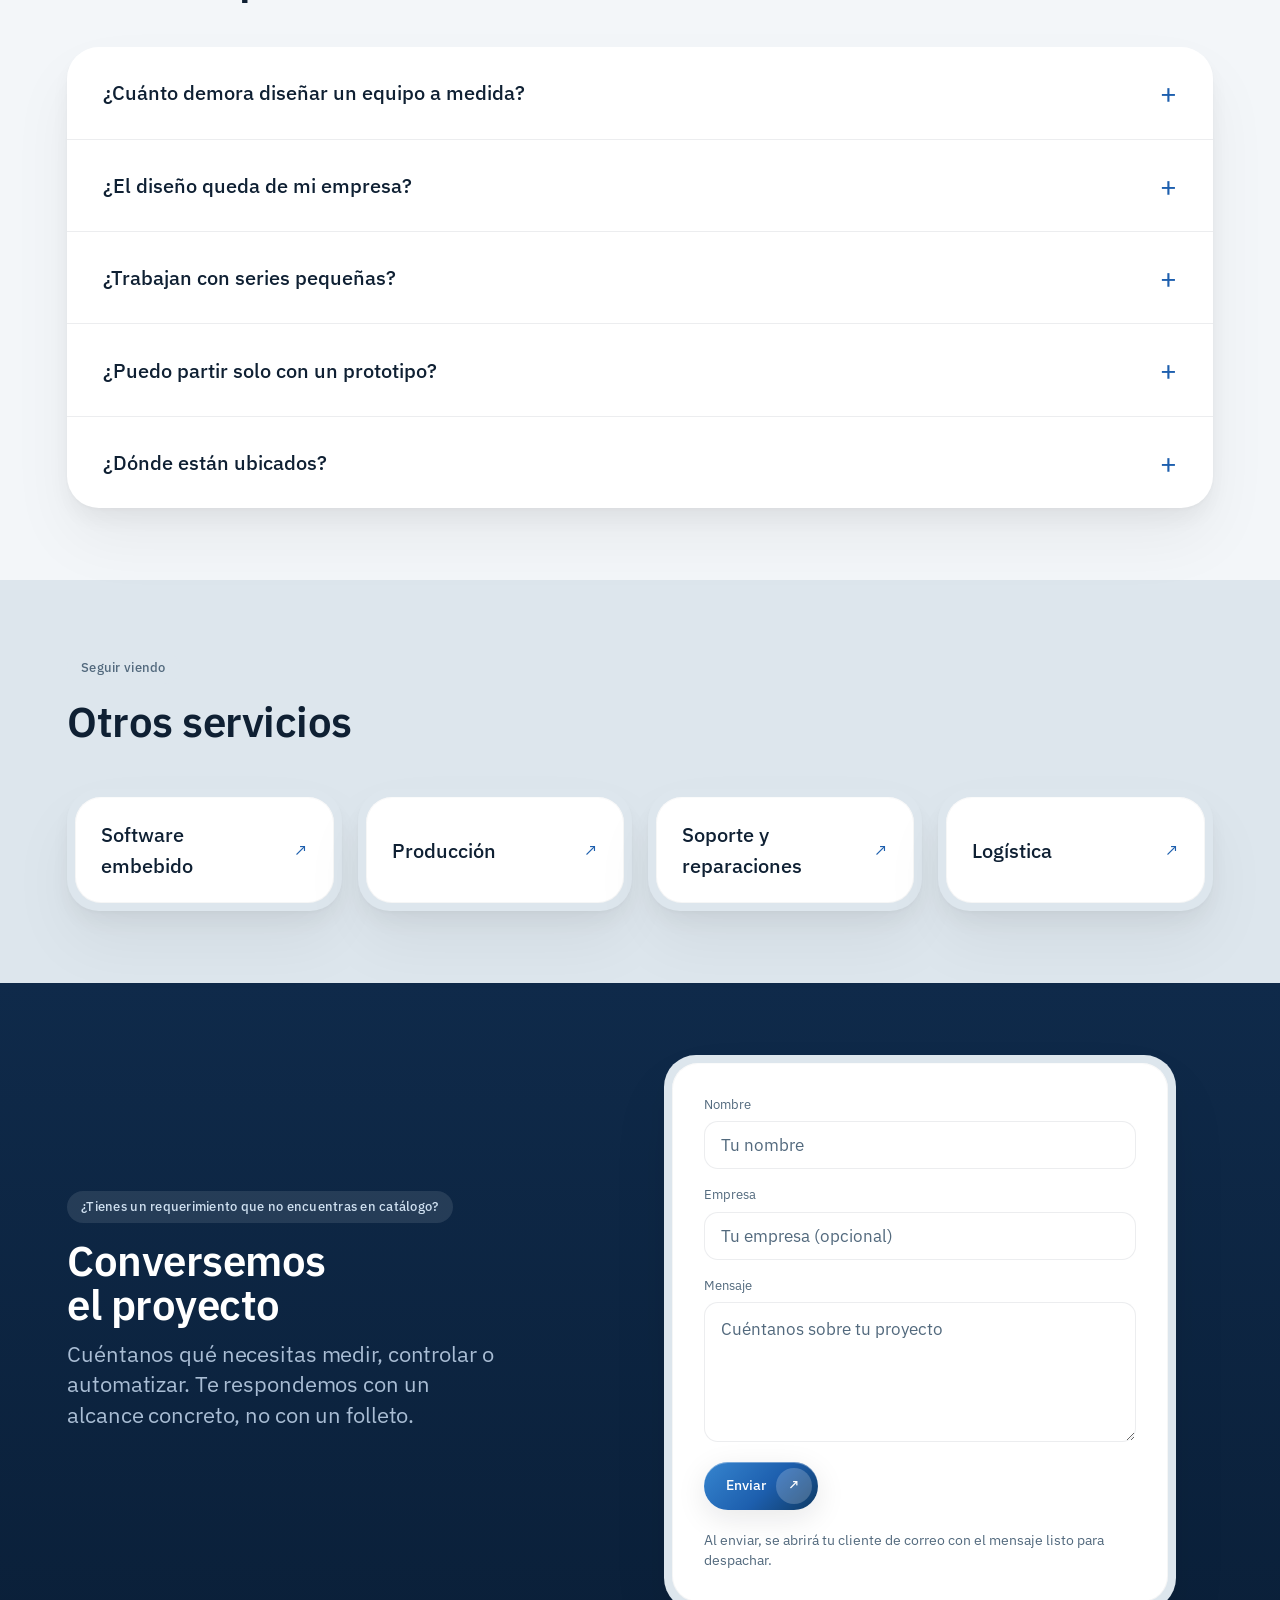
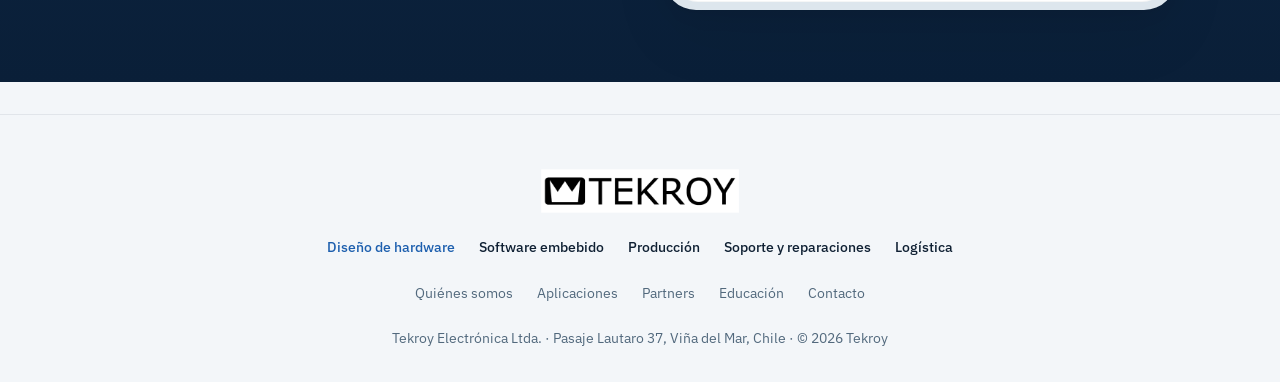
<file: diseno-de-hardware.html>
<!DOCTYPE html>
<html lang="es-CL">
<head>
<meta charset="UTF-8">
<meta name="viewport" content="width=device-width, initial-scale=1">
<title>Diseño de Hardware Electrónico a Medida | Tekroy Electrónica</title>
<meta name="description" content="Diseñamos placas electrónicas y equipos desde cero para tu requerimiento: esquemático, PCB, prototipo y validación en terreno. Viña del Mar, Chile.">
<meta name="robots" content="index, follow">
<link rel="canonical" href="https://tekroy.cl/diseno-de-hardware.html">

<meta property="og:type" content="website">
<meta property="og:site_name" content="Tekroy Electrónica">
<meta property="og:title" content="Diseño de Hardware Electrónico a Medida | Tekroy Electrónica">
<meta property="og:description" content="Diseñamos placas electrónicas y equipos desde cero para tu requerimiento: esquemático, PCB, prototipo y validación en terreno. Viña del Mar, Chile.">
<meta property="og:url" content="https://tekroy.cl/diseno-de-hardware.html">
<meta property="og:image" content="https://tekroy.cl/assets/Productos/tarjeta_factor_REV1_3.webp">
<meta property="og:image:width" content="900">
<meta property="og:image:height" content="638">
<meta property="og:locale" content="es_CL">
<meta name="twitter:card" content="summary_large_image">
<meta name="twitter:title" content="Diseño de Hardware Electrónico a Medida | Tekroy Electrónica">
<meta name="twitter:description" content="Diseñamos placas electrónicas y equipos desde cero para tu requerimiento: esquemático, PCB, prototipo y validación en terreno. Viña del Mar, Chile.">
<meta name="twitter:image" content="https://tekroy.cl/assets/Productos/tarjeta_factor_REV1_3.webp">

<link rel="icon" type="image/png" href="assets/Logos_Tekroy/favicon_azul.png">
<link rel="apple-touch-icon" href="assets/Logos_Tekroy/favicon_azul.png">

<script type="application/ld+json">
{
  "@context": "https://schema.org",
  "@graph": [
    {
      "@type": "WebPage",
      "@id": "https://tekroy.cl/diseno-de-hardware.html#webpage",
      "url": "https://tekroy.cl/diseno-de-hardware.html",
      "name": "Diseño de Hardware Electrónico a Medida | Tekroy Electrónica",
      "description": "Diseñamos placas electrónicas y equipos desde cero para tu requerimiento: esquemático, PCB, prototipo y validación en terreno. Viña del Mar, Chile.",
      "inLanguage": "es-CL",
      "isPartOf": {
        "@id": "https://tekroy.cl/#website"
      },
      "about": {
        "@id": "https://tekroy.cl/#organization"
      },
      "primaryImageOfPage": "https://tekroy.cl/assets/Productos/tarjeta_factor_REV1_3.webp",
      "breadcrumb": {
        "@id": "https://tekroy.cl/diseno-de-hardware.html#breadcrumb"
      }
    },
    {
      "@type": "BreadcrumbList",
      "@id": "https://tekroy.cl/diseno-de-hardware.html#breadcrumb",
      "itemListElement": [
        {
          "@type": "ListItem",
          "position": 1,
          "name": "Inicio",
          "item": "https://tekroy.cl/"
        },
        {
          "@type": "ListItem",
          "position": 2,
          "name": "Servicios",
          "item": "https://tekroy.cl/#servicios"
        },
        {
          "@type": "ListItem",
          "position": 3,
          "name": "Diseño de hardware"
        }
      ]
    },
    {
      "@type": "Service",
      "@id": "https://tekroy.cl/diseno-de-hardware.html#service",
      "name": "Diseño de hardware electrónico a medida",
      "serviceType": "Diseño de hardware",
      "description": "Diseñamos placas electrónicas y equipos desde cero para tu requerimiento: esquemático, PCB, prototipo y validación en terreno. Viña del Mar, Chile.",
      "provider": {
        "@id": "https://tekroy.cl/#organization"
      },
      "areaServed": {
        "@type": "Country",
        "name": "Chile"
      },
      "url": "https://tekroy.cl/diseno-de-hardware.html",
      "hasOfferCatalog": {
        "@type": "OfferCatalog",
        "name": "Del requerimiento al prototipo funcionando",
        "itemListElement": [
          {
            "@type": "Offer",
            "itemOffered": {
              "@type": "Service",
              "name": "Levantamiento del requerimiento",
              "description": "Partimos entendiendo qué tiene que medir, controlar o comunicar el equipo, y en qué condiciones reales va a trabajar."
            }
          },
          {
            "@type": "Offer",
            "itemOffered": {
              "@type": "Service",
              "name": "Esquemático y selección de componentes",
              "description": "Definimos la arquitectura, el microcontrolador y cada componente pensando en disponibilidad y continuidad, no solo en el mejor número de la hoja de datos."
            }
          },
          {
            "@type": "Offer",
            "itemOffered": {
              "@type": "Service",
              "name": "Diseño de PCB",
              "description": "Trazado de la placa cuidando ruido eléctrico, consumo, disipación y el espacio físico donde va a ir montada."
            }
          },
          {
            "@type": "Offer",
            "itemOffered": {
              "@type": "Service",
              "name": "Prototipo y validación",
              "description": "Fabricamos el prototipo y lo probamos contra el requerimiento original, en laboratorio y en terreno cuando corresponde."
            }
          },
          {
            "@type": "Offer",
            "itemOffered": {
              "@type": "Service",
              "name": "Documentación y propiedad",
              "description": "Te entregamos el diseño documentado. El desarrollo es tuyo; no quedas amarrado a nosotros para poder seguir."
            }
          }
        ]
      }
    },
    {
      "@type": "FAQPage",
      "@id": "https://tekroy.cl/diseno-de-hardware.html#faq",
      "mainEntity": [
        {
          "@type": "Question",
          "name": "¿Cuánto demora diseñar un equipo a medida?",
          "acceptedAnswer": {
            "@type": "Answer",
            "text": "Depende de la complejidad. Un desarrollo acotado sobre una base existente avanza bastante más rápido que un diseño desde cero con certificaciones de por medio. En la primera reunión definimos el alcance y recién ahí comprometemos plazos: preferimos una fecha realista a una que suene bien."
          }
        },
        {
          "@type": "Question",
          "name": "¿El diseño queda de mi empresa?",
          "acceptedAnswer": {
            "@type": "Answer",
            "text": "Sí. Te entregamos el desarrollo documentado y la propiedad del diseño es tuya. No usamos el diseño como forma de amarrar al cliente."
          }
        },
        {
          "@type": "Question",
          "name": "¿Trabajan con series pequeñas?",
          "acceptedAnswer": {
            "@type": "Answer",
            "text": "Sí. Fabricamos desde prototipos y series cortas hasta producciones medianas. De hecho la serie corta es donde más nos piden, porque las fábricas grandes no la toman."
          }
        },
        {
          "@type": "Question",
          "name": "¿Puedo partir solo con un prototipo?",
          "acceptedAnswer": {
            "@type": "Answer",
            "text": "Sí, y en general es lo recomendable. Validar un prototipo en terreno antes de comprometer una producción completa evita el error caro."
          }
        },
        {
          "@type": "Question",
          "name": "¿Dónde están ubicados?",
          "acceptedAnswer": {
            "@type": "Answer",
            "text": "En Viña del Mar, Región de Valparaíso, con stock propio en la Región Metropolitana y Valparaíso. Trabajamos proyectos en todo Chile."
          }
        }
      ]
    }
  ]
}
</script>

<script>document.documentElement.classList.add('js')</script>
<link rel="preconnect" href="https://fonts.googleapis.com">
<link rel="preconnect" href="https://fonts.gstatic.com" crossorigin>
<link href="https://fonts.googleapis.com/css2?family=IBM+Plex+Sans:wght@400;500;600;700&display=swap" rel="stylesheet">
<link rel="stylesheet" href="styles.css?v=36">
</head>
<body>

<div class="topbar-wrap">
  <header class="topbar">
    <a class="wordmark" href="index.html"><img src="assets/Logos_Tekroy/tekroy_pequeño.png" alt="Tekroy" height="22"></a>
    <nav>
      <a href="index.html#servicios">Servicios</a>
      <a href="index.html#productos">Productos</a>
      <a href="index.html#proyectos">Aplicaciones</a>
      <a href="index.html#clientes">Clientes</a>
      <a href="educacion.html">Educación</a>
      <a href="index.html#contacto">Contacto</a>
    </nav>
    <a class="button" href="#contacto-servicio">Escríbenos<span class="icon">↗</span></a>
    <button class="nav-toggle" id="nav-toggle" type="button" aria-label="Abrir menú" aria-expanded="false" aria-controls="mobile-menu">
      <span class="nav-toggle-bar"></span>
      <span class="nav-toggle-bar"></span>
    </button>
  </header>
  <nav class="mobile-menu" id="mobile-menu">
    <a href="index.html#servicios">Servicios</a>
    <a href="index.html#productos">Productos</a>
    <a href="index.html#proyectos">Aplicaciones</a>
    <a href="index.html#clientes">Clientes</a>
    <a href="educacion.html">Educación</a>
    <a href="#contacto-servicio">Contacto</a>
  </nav>
</div>

<main>

<!-- HERO -->
<section class="edu-hero">
  <div class="wrap">
    <nav class="crumbs" aria-label="Ruta de navegación">
      <a href="index.html">Inicio</a> <span aria-hidden="true">/</span>
      <a href="index.html#servicios">Servicios</a> <span aria-hidden="true">/</span>
      <span aria-current="page">Diseño de hardware</span>
    </nav>
    <div data-reveal>
      <span class="eyebrow">Servicio</span>
      <h1 class="display">Diseño de hardware electrónico a medida</h1>
      <p class="lead">Cuando el equipo que necesitas no existe en el catálogo de nadie, hay que diseñarlo. Eso es lo que hacemos: electrónica pensada para tu proceso, no adaptada a la fuerza desde un producto genérico.</p>
      <div class="actions"><a class="button" href="#contacto-servicio">Conversemos tu proyecto<span class="icon">↗</span></a></div>
    </div>
  </div>
</section>

<!-- PROBLEMA -->
<section class="intro">
  <div class="wrap">
    <div class="bezel intro-art" data-reveal><div class="bezel-inner">
      <img src="assets/Productos/tarjeta_factor_REV1_3.webp" width="900" height="638" alt="Placa electrónica diseñada y fabricada por Tekroy Electrónica" fetchpriority="high">
    </div></div>
    <div class="svc-problema" data-reveal>
      <h2 class="head">El problema de comprar un equipo que casi sirve</h2>
      <p class="lead">Compras un equipo importado porque es lo más parecido a lo que necesitas. Mide, pero no la variable que importa. Comunica, pero no con el sistema que ya tienes. Funciona en el escritorio y falla en terreno, donde hay polvo, vibración y temperatura.</p>
      <p class="lead">Terminas pagando dos veces: el equipo y las horas de alguien tratando de hacerlo calzar. Y cuando se echa a perder, el repuesto llega del otro lado del mundo.</p>
      <p class="lead">Un diseño a medida parte al revés: primero el requerimiento, después la electrónica.</p>
      <div class="tags intro-tags"><span>Esquemáticos</span><span>Diseño de PCB</span><span>Microcontroladores</span><span>Bajo consumo</span><span>Prototipado</span></div>
    </div>
  </div>
</section>

<!-- QUÉ INCLUYE -->
<section class="services">
  <div class="wrap">
    <div class="services-head" data-reveal>
      <span class="eyebrow">Qué incluye</span>
      <h2 class="head">Del requerimiento al prototipo funcionando</h2>
      <p class="lead">Nos hacemos cargo del diseño completo, no de una parte suelta.</p>
    </div>
    <div class="bento">
      <div class="bezel item-1" data-reveal><div class="bezel-inner b-card">
        <h3>Levantamiento del requerimiento</h3>
        <p>Partimos entendiendo qué tiene que medir, controlar o comunicar el equipo, y en qué condiciones reales va a trabajar.</p>
        <div class="tags"><span>Terreno</span><span>Variables</span><span>Condiciones</span></div>
      </div></div>
      <div class="bezel item-2" data-reveal><div class="bezel-inner b-card">
        <h3>Esquemático y selección de componentes</h3>
        <p>Definimos la arquitectura, el microcontrolador y cada componente pensando en disponibilidad y continuidad, no solo en el mejor número de la hoja de datos.</p>
        <div class="tags"><span>STM32</span><span>Disponibilidad</span></div>
      </div></div>
      <div class="bezel item-3" data-reveal><div class="bezel-inner b-card">
        <h3>Diseño de PCB</h3>
        <p>Trazado de la placa cuidando ruido eléctrico, consumo, disipación y el espacio físico donde va a ir montada.</p>
        <div class="tags"><span>Ruido eléctrico</span><span>Multicapa</span></div>
      </div></div>
      <div class="bezel item-4" data-reveal><div class="bezel-inner b-card">
        <h3>Prototipo y validación</h3>
        <p>Fabricamos el prototipo y lo probamos contra el requerimiento original, en laboratorio y en terreno cuando corresponde.</p>
        <div class="tags"><span>MVP</span><span>Pruebas</span></div>
      </div></div>
      <div class="bezel item-5" data-reveal><div class="bezel-inner b-card">
        <h3>Documentación y propiedad</h3>
        <p>Te entregamos el diseño documentado. El desarrollo es tuyo; no quedas amarrado a nosotros para poder seguir.</p>
        <div class="tags"><span>Documentación</span></div>
      </div></div>
    </div>
  </div>
</section>

<!-- APLICACIONES -->
<section class="lines">
  <div class="wrap">
    <div class="lines-head" data-reveal>
      <span class="eyebrow">Dónde se aplica</span>
      <h2 class="head">Diseños que ya están operando</h2>
    </div>
    <div class="lines-grid">
      <div class="bezel l-card" data-reveal><div class="bezel-inner">
        <div class="l-top"><h3>Telemetría agrícola</h3><span class="badge">Agro</span></div>
        <p>Sensores de humedad, temperatura y conductividad de suelo, presión de línea de riego y control de bombas.</p>
      </div></div>
      <div class="bezel l-card" data-reveal><div class="bezel-inner">
        <div class="l-top"><h3>Telemetría industrial</h3><span class="badge">Industria</span></div>
        <p>Monitoreo de nivel, presión y vibración en procesos donde una detención cuesta caro.</p>
      </div></div>
      <div class="bezel l-card" data-reveal><div class="bezel-inner">
        <div class="l-top"><h3>Energía</h3><span class="badge">Energía</span></div>
        <p>Medición y control en instalaciones eléctricas, con foco en bajo consumo y operación autónoma.</p>
      </div></div>
      <div class="bezel l-card" data-reveal><div class="bezel-inner">
        <div class="l-top"><h3>Instrumentación</h3><span class="badge">Laboratorio</span></div>
        <p>Equipos de medición especializados, como viscosímetros de laboratorio y en línea.</p>
      </div></div>
    </div>
  </div>
</section>

<!-- PREGUNTAS FRECUENTES -->
<section class="faq">
  <div class="wrap">
    <div class="clients-head" data-reveal>
      <span class="eyebrow">Preguntas frecuentes</span>
      <h2 class="head">Lo que nos preguntan antes de partir</h2>
    </div>
    <div class="faq-list" data-reveal>
      <details class="faq-item" name="faq">
        <summary>¿Cuánto demora diseñar un equipo a medida?</summary>
        <p>Depende de la complejidad. Un desarrollo acotado sobre una base existente avanza bastante más rápido que un diseño desde cero con certificaciones de por medio. En la primera reunión definimos el alcance y recién ahí comprometemos plazos: preferimos una fecha realista a una que suene bien.</p>
      </details>
      <details class="faq-item" name="faq">
        <summary>¿El diseño queda de mi empresa?</summary>
        <p>Sí. Te entregamos el desarrollo documentado y la propiedad del diseño es tuya. No usamos el diseño como forma de amarrar al cliente.</p>
      </details>
      <details class="faq-item" name="faq">
        <summary>¿Trabajan con series pequeñas?</summary>
        <p>Sí. Fabricamos desde prototipos y series cortas hasta producciones medianas. De hecho la serie corta es donde más nos piden, porque las fábricas grandes no la toman.</p>
      </details>
      <details class="faq-item" name="faq">
        <summary>¿Puedo partir solo con un prototipo?</summary>
        <p>Sí, y en general es lo recomendable. Validar un prototipo en terreno antes de comprometer una producción completa evita el error caro.</p>
      </details>
      <details class="faq-item" name="faq">
        <summary>¿Dónde están ubicados?</summary>
        <p>En Viña del Mar, Región de Valparaíso, con stock propio en la Región Metropolitana y Valparaíso. Trabajamos proyectos en todo Chile.</p>
      </details>
    </div>
  </div>
</section>

<!-- OTROS SERVICIOS -->
<section class="svc-more">
  <div class="wrap">
    <div class="clients-head" data-reveal>
      <span class="eyebrow">Seguir viendo</span>
      <h2 class="head">Otros servicios</h2>
    </div>
    <div class="svc-grid" data-reveal>
      <a class="svc-link bezel" href="software-embebido.html"><span class="bezel-inner"><strong>Software embebido</strong><span class="icon">↗</span></span></a>
      <a class="svc-link bezel" href="produccion-electronica.html"><span class="bezel-inner"><strong>Producción</strong><span class="icon">↗</span></span></a>
      <a class="svc-link bezel" href="soporte-y-reparaciones.html"><span class="bezel-inner"><strong>Soporte y reparaciones</strong><span class="icon">↗</span></span></a>
      <a class="svc-link bezel" href="logistica-de-componentes.html"><span class="bezel-inner"><strong>Logística</strong><span class="icon">↗</span></span></a>
    </div>
  </div>
</section>

<!-- CTA -->
<section class="trust" id="contacto-servicio">
  <div class="wrap">
    <div class="edu-cta-grid">
    <div class="trust-head" data-reveal>
      <span class="eyebrow">¿Tienes un requerimiento que no encuentras en catálogo?</span>
      <h2 class="head">Conversemos el proyecto</h2>
      <p class="lead">Cuéntanos qué necesitas medir, controlar o automatizar. Te respondemos con un alcance concreto, no con un folleto.</p>
    </div>
    <form class="c-form bezel edu-form" id="contact-form-servicio" data-asunto="Consulta por diseño de hardware a medida" data-reveal>
      <div class="bezel-inner">
        <div class="field"><label for="fs-nombre">Nombre</label><input id="fs-nombre" type="text" name="nombre" placeholder="Tu nombre" required></div>
        <div class="field"><label for="fs-empresa">Empresa</label><input id="fs-empresa" type="text" name="empresa" placeholder="Tu empresa (opcional)"></div>
        <div class="field"><label for="fs-mensaje">Mensaje</label><textarea id="fs-mensaje" name="mensaje" placeholder="Cuéntanos sobre tu proyecto" required></textarea></div>
        <button type="submit" class="button">Enviar<span class="icon">↗</span></button>
        <p class="small muted small-print">Al enviar, se abrirá tu cliente de correo con el mensaje listo para despachar.</p>
      </div>
    </form>
    </div>
  </div>
</section>

</main>

<footer class="footer">
  <div class="wrap">
    <img class="wordmark-lg" src="assets/Logos_Tekroy/tekroy_pequeño.png" alt="Tekroy">
    <nav class="f-servicios" aria-label="Servicios">
      <a href="diseno-de-hardware.html" aria-current="page">Diseño de hardware</a>
      <a href="software-embebido.html">Software embebido</a>
      <a href="produccion-electronica.html">Producción</a>
      <a href="soporte-y-reparaciones.html">Soporte y reparaciones</a>
      <a href="logistica-de-componentes.html">Logística</a>
    </nav>
    <nav>
      <a href="index.html#inicio">Quiénes somos</a>
      <a href="index.html#proyectos">Aplicaciones</a>
      <a href="index.html#partners">Partners</a>
      <a href="educacion.html">Educación</a>
      <a href="index.html#contacto">Contacto</a>
    </nav>
    <p class="f-meta">Tekroy Electrónica Ltda. · Pasaje Lautaro 37, Viña del Mar, Chile · © 2026 Tekroy</p>
  </div>
</footer>

<script src="script.js?v=18"></script>
</body>
</html>
</file>
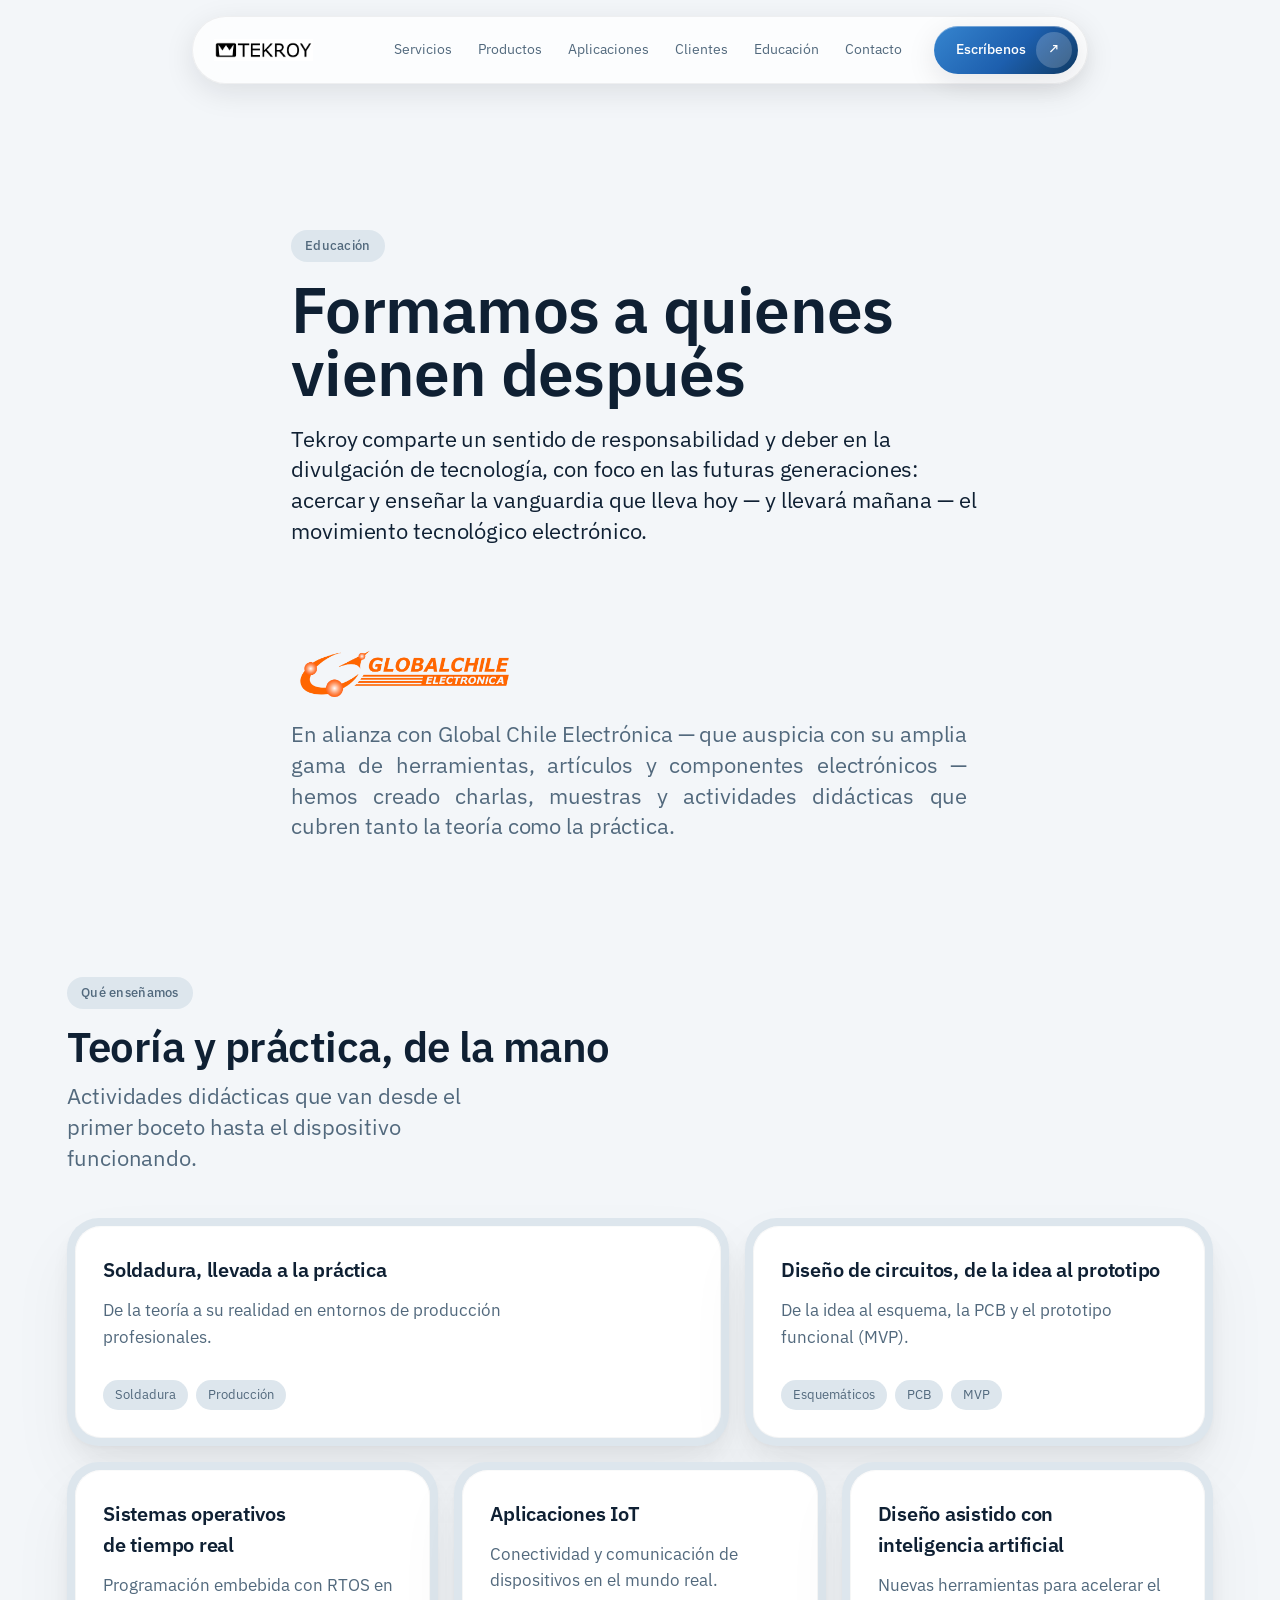
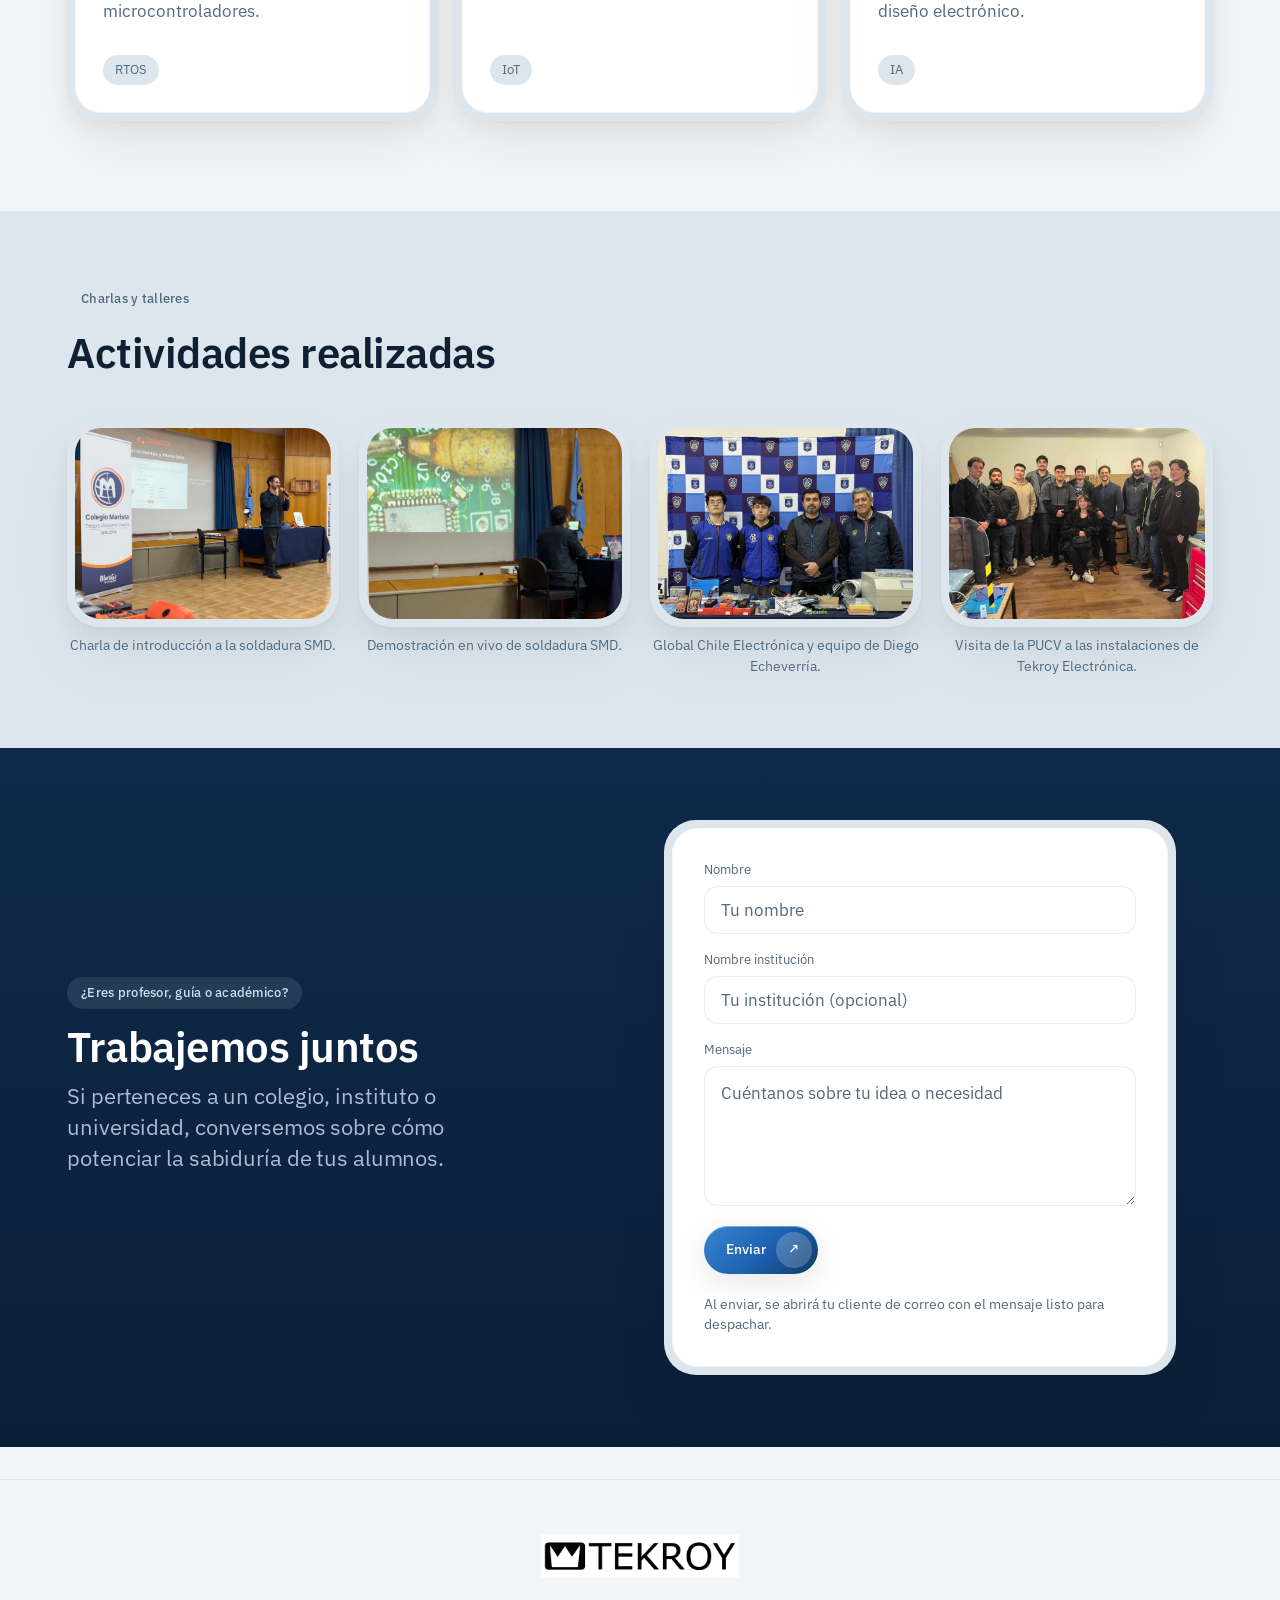
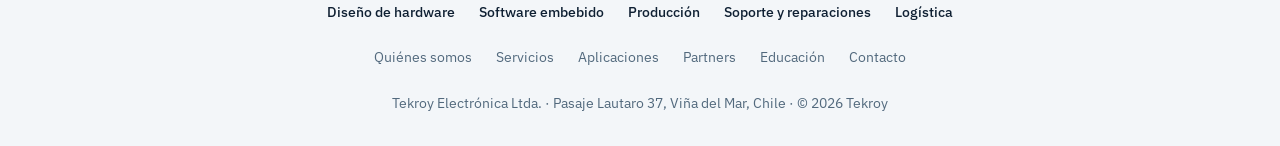
<file: educacion.html>
<!DOCTYPE html>
<html lang="es-CL">
<head>
<meta charset="UTF-8">
<meta name="viewport" content="width=device-width, initial-scale=1">
<title>Educación en Electrónica — Tekroy Electrónica</title>
<meta name="description" content="Charlas, muestras y talleres de electrónica y diseño de placas para colegios, institutos y universidades, en alianza con Global Chile Electrónica.">
<meta name="robots" content="index, follow">
<link rel="canonical" href="https://tekroy.cl/educacion.html">

<meta property="og:type" content="website">
<meta property="og:site_name" content="Tekroy Electrónica">
<meta property="og:title" content="Educación en Electrónica — Tekroy Electrónica">
<meta property="og:description" content="Charlas, muestras y talleres de electrónica y diseño de placas para colegios, institutos y universidades, en alianza con Global Chile Electrónica.">
<meta property="og:url" content="https://tekroy.cl/educacion.html">
<meta property="og:image" content="https://tekroy.cl/assets/Charlas/Diego_Echeverria_Charla_Soldadura/diego_echeverria_charla_soldadura_1.jpg">
<meta property="og:locale" content="es_CL">
<meta name="twitter:card" content="summary_large_image">
<meta name="twitter:title" content="Educación en Electrónica — Tekroy Electrónica">
<meta name="twitter:description" content="Charlas, muestras y talleres de electrónica y diseño de placas para colegios, institutos y universidades, en alianza con Global Chile Electrónica.">
<meta name="twitter:image" content="https://tekroy.cl/assets/Charlas/Diego_Echeverria_Charla_Soldadura/diego_echeverria_charla_soldadura_1.jpg">

<link rel="icon" type="image/png" href="assets/Logos_Tekroy/favicon_azul.png">
<link rel="apple-touch-icon" href="assets/Logos_Tekroy/favicon_azul.png">

<script>document.documentElement.classList.add('js')</script>
<link rel="preconnect" href="https://fonts.googleapis.com">
<link rel="preconnect" href="https://fonts.gstatic.com" crossorigin>
<link href="https://fonts.googleapis.com/css2?family=IBM+Plex+Sans:wght@400;500;600;700&display=swap" rel="stylesheet">
<link rel="stylesheet" href="styles.css?v=36">
<meta property="og:image:type" content="image/jpeg">
<meta property="og:image:width" content="1359">
<meta property="og:image:height" content="1019">

<script type="application/ld+json">
{
  "@context": "https://schema.org",
  "@graph": [
    {
      "@type": "WebPage",
      "@id": "https://tekroy.cl/educacion.html#webpage",
      "url": "https://tekroy.cl/educacion.html",
      "name": "Educación en Electrónica — Tekroy Electrónica",
      "description": "Charlas, muestras y talleres de electrónica y diseño de placas para colegios, institutos y universidades, en alianza con Global Chile Electrónica.",
      "inLanguage": "es-CL",
      "isPartOf": { "@id": "https://tekroy.cl/#website" },
      "about": { "@id": "https://tekroy.cl/#organization" },
      "primaryImageOfPage": "https://tekroy.cl/assets/Charlas/Diego_Echeverria_Charla_Soldadura/diego_echeverria_charla_soldadura_1.jpg",
      "breadcrumb": { "@id": "https://tekroy.cl/educacion.html#breadcrumb" }
    },
    {
      "@type": "BreadcrumbList",
      "@id": "https://tekroy.cl/educacion.html#breadcrumb",
      "itemListElement": [
        { "@type": "ListItem", "position": 1, "name": "Inicio", "item": "https://tekroy.cl/" },
        { "@type": "ListItem", "position": 2, "name": "Educación en electrónica" }
      ]
    },
    {
      "@type": "Service",
      "name": "Charlas y talleres de electrónica",
      "serviceType": "Divulgación y capacitación técnica en electrónica",
      "provider": { "@id": "https://tekroy.cl/#organization" },
      "areaServed": { "@type": "Country", "name": "Chile" },
      "audience": {
        "@type": "EducationalAudience",
        "educationalRole": "Colegios, institutos profesionales y universidades"
      },
      "description": "Charlas, muestras y talleres presenciales de electrónica, soldadura y diseño de placas para establecimientos educacionales en Chile."
    }
  ]
}
</script>
</head>
<body>

<div class="topbar-wrap">
  <header class="topbar">
    <a class="wordmark" href="index.html"><img src="assets/Logos_Tekroy/tekroy_pequeño.png" alt="Tekroy" height="22"></a>
    <nav>
      <a href="index.html#servicios">Servicios</a>
      <a href="index.html#productos">Productos</a>
      <a href="index.html#proyectos">Aplicaciones</a>
      <a href="index.html#clientes">Clientes</a>
      <a href="educacion.html">Educación</a>
      <a href="index.html#contacto">Contacto</a>
    </nav>
    <a class="button" href="#contacto-edu">Escríbenos<span class="icon">↗</span></a>
    <button class="nav-toggle" id="nav-toggle" type="button" aria-label="Abrir menú" aria-expanded="false" aria-controls="mobile-menu">
      <span class="nav-toggle-bar"></span>
      <span class="nav-toggle-bar"></span>
    </button>
  </header>
  <nav class="mobile-menu" id="mobile-menu">
    <a href="index.html#servicios">Servicios</a>
    <a href="index.html#productos">Productos</a>
    <a href="index.html#proyectos">Aplicaciones</a>
    <a href="index.html#clientes">Clientes</a>
    <a href="educacion.html">Educación</a>
    <a href="#contacto-edu">Contacto</a>
  </nav>
</div>

<main>

<!-- HERO -->
<section class="edu-hero">
  <div class="wrap">
    <div data-reveal>
      <span class="eyebrow">Educación</span>
      <h1 class="display">Formamos a quienes vienen después</h1>
      <p class="lead">Tekroy comparte un sentido de responsabilidad y deber en la divulgación de tecnología, con foco en las futuras generaciones: acercar y enseñar la vanguardia que lleva hoy — y llevará mañana — el movimiento tecnológico electrónico.</p>
    </div>
  </div>
</section>

<!-- ALIANZA -->
<section class="edu-partner">
  <div class="wrap">
    <div class="edu-partner-row" data-reveal>
      <img src="assets/Logos_Partners/global_logo_naranja.png" alt="Global Chile Electrónica">
      <p class="lead" style="margin:0; max-width:52ch;">En alianza con Global Chile Electrónica — que auspicia con su amplia gama de herramientas, artículos y componentes electrónicos — hemos creado charlas, muestras y actividades didácticas que cubren tanto la teoría como la práctica.</p>
    </div>
  </div>
</section>

<!-- TEMÁTICAS -->
<section class="services">
  <div class="wrap">
    <div class="services-head" data-reveal>
      <span class="eyebrow">Qué enseñamos</span>
      <h2 class="head services-title">Teoría y práctica, de la mano</h2>
      <p class="lead">Actividades didácticas que van desde el primer boceto hasta el dispositivo funcionando.</p>
    </div>
    <div class="bento">
      <div class="bezel item-1" data-reveal><div class="bezel-inner b-card">
        <h3>Soldadura, llevada a la práctica</h3>
        <p>De la teoría a su realidad en entornos de producción profesionales.</p>
        <div class="tags"><span>Soldadura</span><span>Producción</span></div>
      </div></div>
      <div class="bezel item-2" data-reveal><div class="bezel-inner b-card">
        <h3>Diseño de circuitos, de la idea al prototipo</h3>
        <p>De la idea al esquema, la PCB y el prototipo funcional (MVP).</p>
        <div class="tags"><span>Esquemáticos</span><span>PCB</span><span>MVP</span></div>
      </div></div>
      <div class="bezel item-3" data-reveal><div class="bezel-inner b-card">
        <h3>Sistemas operativos de tiempo real</h3>
        <p>Programación embebida con RTOS en microcontroladores.</p>
        <div class="tags"><span>RTOS</span></div>
      </div></div>
      <div class="bezel item-4" data-reveal><div class="bezel-inner b-card">
        <h3>Aplicaciones IoT</h3>
        <p>Conectividad y comunicación de dispositivos en el mundo real.</p>
        <div class="tags"><span>IoT</span></div>
      </div></div>
      <div class="bezel item-5" data-reveal><div class="bezel-inner b-card">
        <h3>Diseño asistido con inteligencia artificial</h3>
        <p>Nuevas herramientas para acelerar el diseño electrónico.</p>
        <div class="tags"><span>IA</span></div>
      </div></div>
    </div>
  </div>
</section>

<!-- GALERÍA -->
<section class="edu-gallery">
  <div class="wrap">
    <div class="clients-head" data-reveal>
      <span class="eyebrow">Charlas y talleres</span>
      <h2 class="head">Actividades realizadas</h2>
    </div>
    <div class="edu-gallery-grid" data-reveal>
      <div class="edu-photo-card">
        <div class="bezel edu-photo"><div class="bezel-inner">
          <img src="assets/Charlas/Diego_Echeverria_Charla_Soldadura/diego_echeverria_charla_soldadura_1.jpg" width="1359" height="1019" alt="Charla técnica de electrónica y soldadura dictada por Tekroy" loading="lazy">
        </div></div>
        <p class="small muted edu-photo-caption">Charla de introducción a la soldadura SMD.</p>
      </div>
      <div class="edu-photo-card">
        <div class="bezel edu-photo"><div class="bezel-inner">
          <img src="assets/Charlas/Diego_Echeverria_Charla_Soldadura/diego_echeverria_charla_soldadura_3.jpg" width="1471" height="1103" alt="Demostración práctica de soldadura y placas electrónicas en charla de Tekroy" loading="lazy">
        </div></div>
        <p class="small muted edu-photo-caption">Demostración en vivo de soldadura SMD.</p>
      </div>
      <div class="edu-photo-card">
        <div class="bezel edu-photo"><div class="bezel-inner">
          <img src="assets/Charlas/Diego_Echeverria_Charla_Soldadura/diego_echeverria_charla_soldadura_2.jpg" width="1600" height="1200" alt="Equipo de Tekroy junto a estudiantes en charla de electrónica" loading="lazy">
        </div></div>
        <p class="small muted edu-photo-caption">Global Chile Electrónica y equipo de Diego Echeverría.</p>
      </div>
      <div class="edu-photo-card">
        <div class="bezel edu-photo"><div class="bezel-inner">
          <img src="assets/Charlas/Visita_PUCV/visita_pucv_1.jpg" width="1600" height="1200" alt="Visita de Tekroy a la PUCV" loading="lazy">
        </div></div>
        <p class="small muted edu-photo-caption">Visita de la PUCV a las instalaciones de Tekroy Electrónica.</p>
      </div>
    </div>
  </div>
</section>

<!-- CTA -->
<section class="trust" id="contacto-edu">
  <div class="wrap">
    <div class="edu-cta-grid">
    <div class="trust-head" data-reveal>
      <span class="eyebrow">¿Eres profesor, guía o académico?</span>
      <h2 class="head">Trabajemos juntos</h2>
      <p class="lead">Si perteneces a un colegio, instituto o universidad, conversemos sobre cómo potenciar la sabiduría de tus alumnos.</p>
    </div>
    <form class="c-form bezel edu-form" id="contact-form-edu" data-reveal>
      <div class="bezel-inner">
        <div class="field"><label for="fe-nombre">Nombre</label><input id="fe-nombre" type="text" name="nombre" placeholder="Tu nombre" required></div>
        <div class="field"><label for="fe-institucion">Nombre institución</label><input id="fe-institucion" type="text" name="institucion" placeholder="Tu institución (opcional)"></div>
        <div class="field"><label for="fe-mensaje">Mensaje</label><textarea id="fe-mensaje" name="mensaje" placeholder="Cuéntanos sobre tu idea o necesidad" required></textarea></div>
        <button type="submit" class="button">Enviar<span class="icon">↗</span></button>
        <p class="small muted small-print">Al enviar, se abrirá tu cliente de correo con el mensaje listo para despachar.</p>
      </div>
    </form>
    </div>
  </div>
</section>

</main>

<footer class="footer">
  <div class="wrap">
    <img class="wordmark-lg" src="assets/Logos_Tekroy/tekroy_pequeño.png" alt="Tekroy">
    <nav class="f-servicios" aria-label="Servicios">
      <a href="diseno-de-hardware.html">Diseño de hardware</a>
      <a href="software-embebido.html">Software embebido</a>
      <a href="produccion-electronica.html">Producción</a>
      <a href="soporte-y-reparaciones.html">Soporte y reparaciones</a>
      <a href="logistica-de-componentes.html">Logística</a>
    </nav>
    <nav>
      <a href="index.html#inicio">Quiénes somos</a>
      <a href="index.html#servicios">Servicios</a>
      <a href="index.html#proyectos">Aplicaciones</a>
      <a href="index.html#partners">Partners</a>
      <a href="educacion.html">Educación</a>
      <a href="index.html#contacto">Contacto</a>
    </nav>
    <p class="f-meta">Tekroy Electrónica Ltda. · Pasaje Lautaro 37, Viña del Mar, Chile · © 2026 Tekroy</p>
  </div>
</footer>

<script src="script.js?v=18"></script>
</body>
</html>
</file>
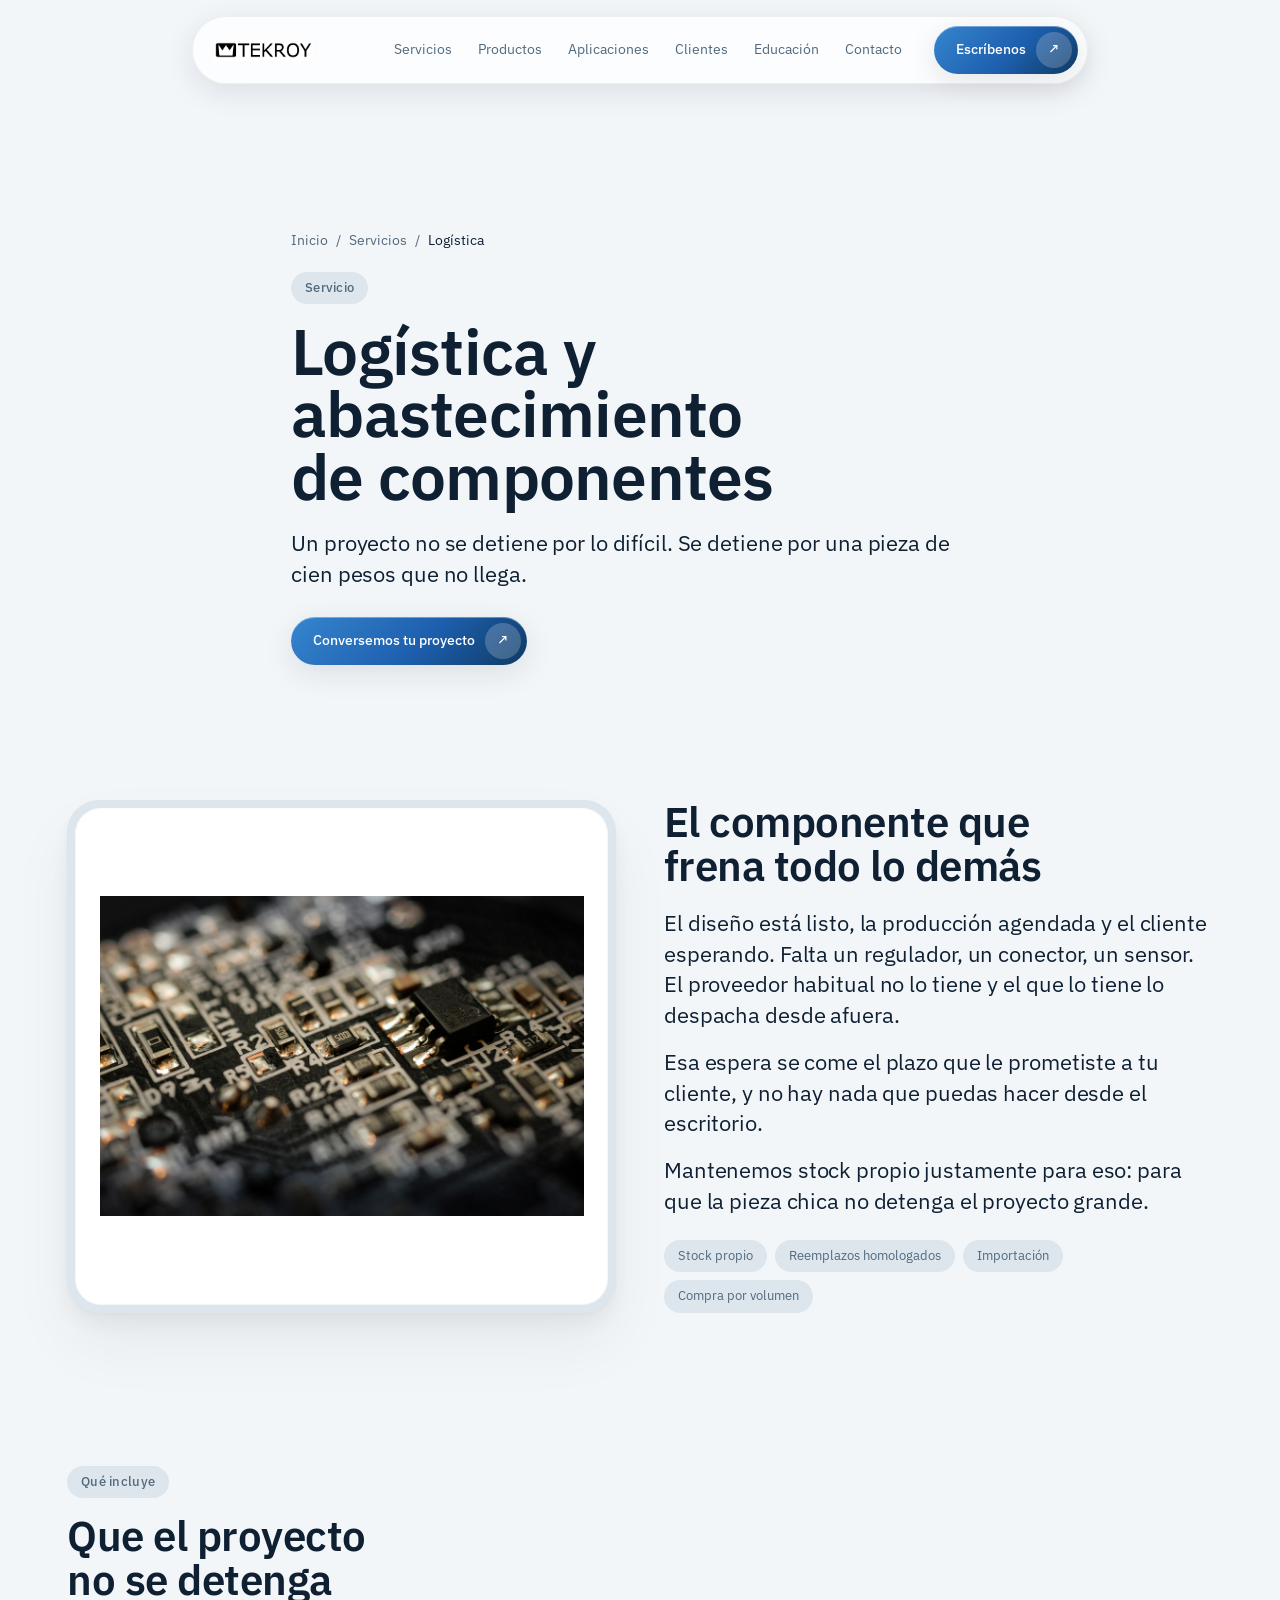
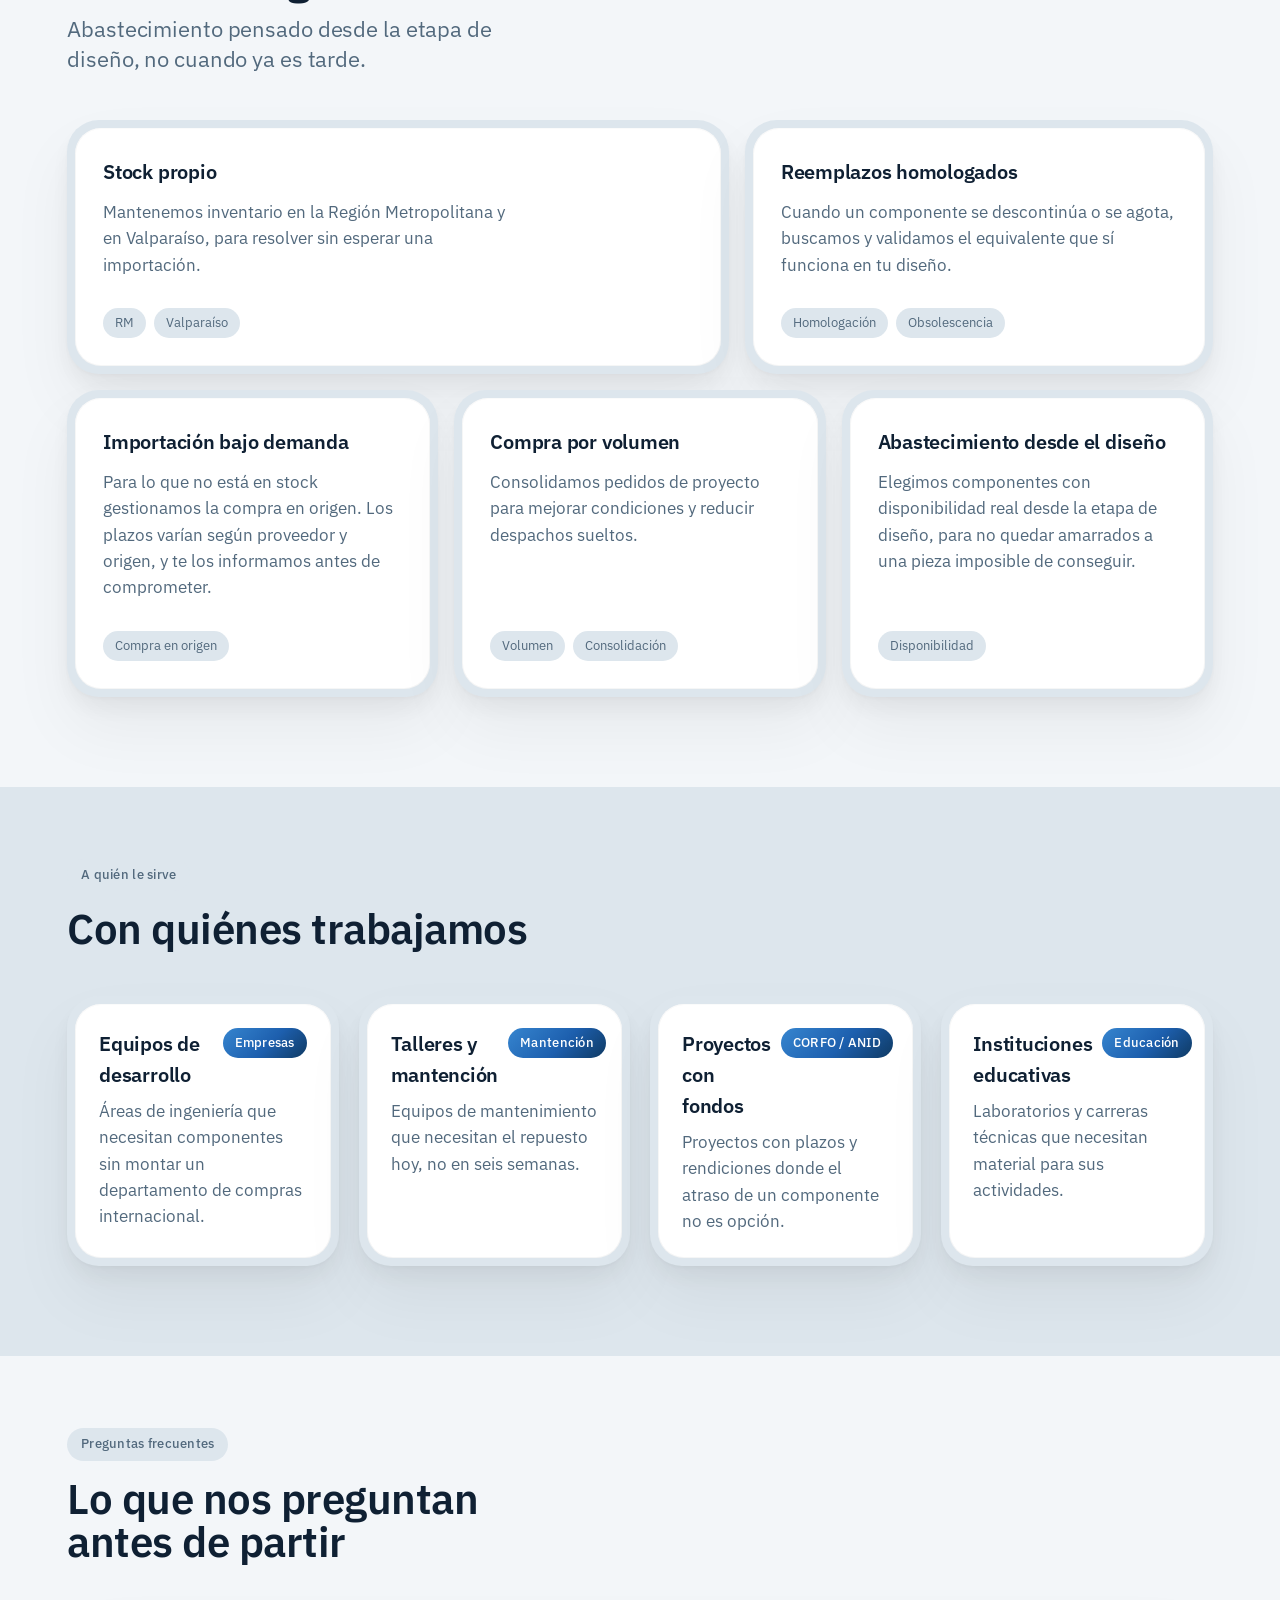
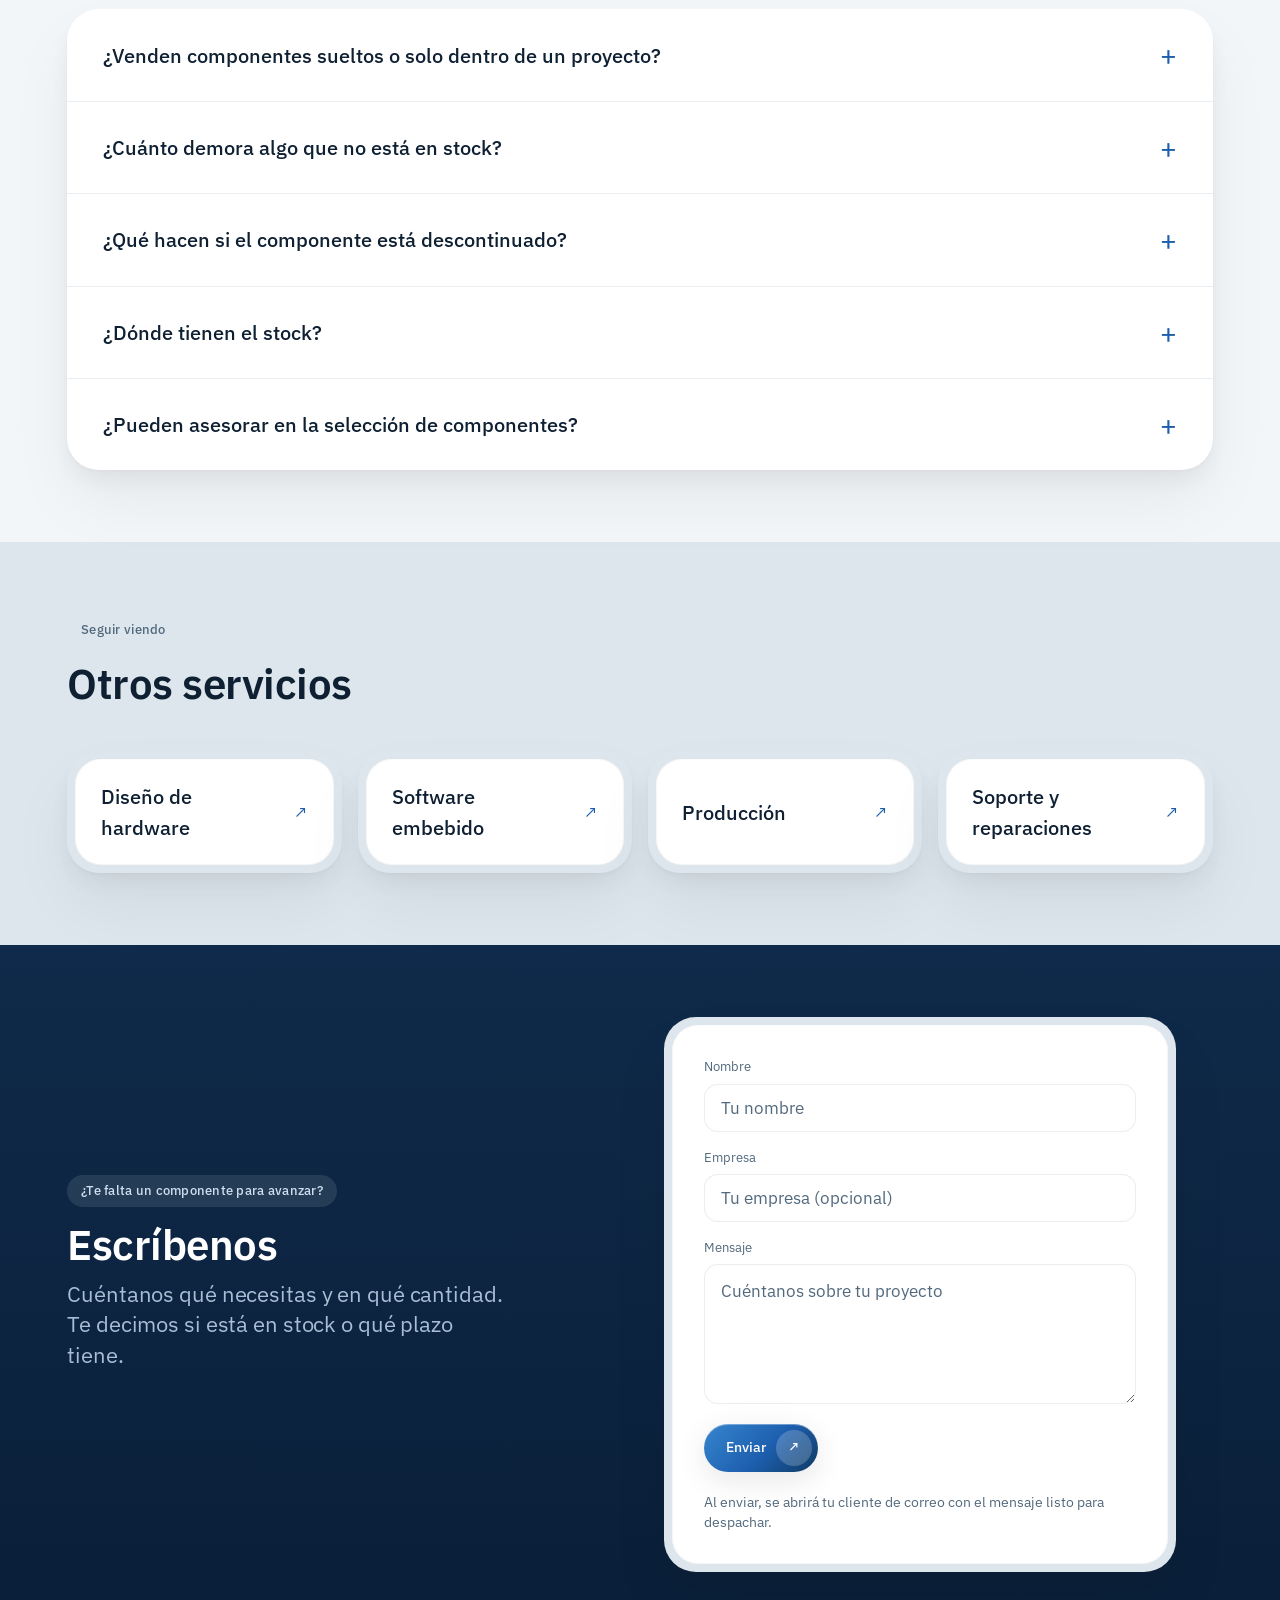
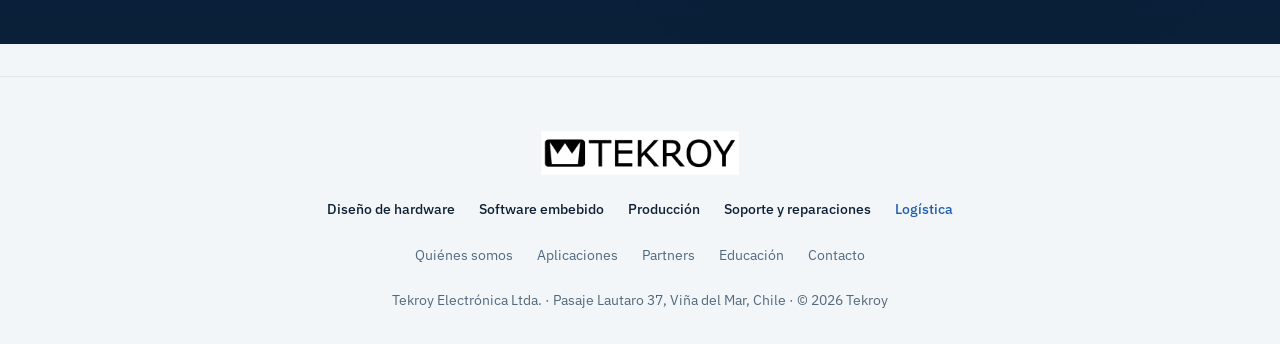
<file: logistica-de-componentes.html>
<!DOCTYPE html>
<html lang="es-CL">
<head>
<meta charset="UTF-8">
<meta name="viewport" content="width=device-width, initial-scale=1">
<title>Abastecimiento de Componentes Electrónicos | Tekroy</title>
<meta name="description" content="Stock propio de componentes electrónicos en la Región Metropolitana y Valparaíso, reemplazos homologados e importación bajo demanda.">
<meta name="robots" content="index, follow">
<link rel="canonical" href="https://tekroy.cl/logistica-de-componentes.html">

<meta property="og:type" content="website">
<meta property="og:site_name" content="Tekroy Electrónica">
<meta property="og:title" content="Abastecimiento de Componentes Electrónicos | Tekroy">
<meta property="og:description" content="Stock propio de componentes electrónicos en la Región Metropolitana y Valparaíso, reemplazos homologados e importación bajo demanda.">
<meta property="og:url" content="https://tekroy.cl/logistica-de-componentes.html">
<meta property="og:image" content="https://tekroy.cl/assets/free-circuit-board-macro-image.webp">
<meta property="og:image:width" content="1024">
<meta property="og:image:height" content="677">
<meta property="og:locale" content="es_CL">
<meta name="twitter:card" content="summary_large_image">
<meta name="twitter:title" content="Abastecimiento de Componentes Electrónicos | Tekroy">
<meta name="twitter:description" content="Stock propio de componentes electrónicos en la Región Metropolitana y Valparaíso, reemplazos homologados e importación bajo demanda.">
<meta name="twitter:image" content="https://tekroy.cl/assets/free-circuit-board-macro-image.webp">

<link rel="icon" type="image/png" href="assets/Logos_Tekroy/favicon_azul.png">
<link rel="apple-touch-icon" href="assets/Logos_Tekroy/favicon_azul.png">

<script type="application/ld+json">
{
  "@context": "https://schema.org",
  "@graph": [
    {
      "@type": "WebPage",
      "@id": "https://tekroy.cl/logistica-de-componentes.html#webpage",
      "url": "https://tekroy.cl/logistica-de-componentes.html",
      "name": "Abastecimiento de Componentes Electrónicos | Tekroy",
      "description": "Stock propio de componentes electrónicos en la Región Metropolitana y Valparaíso, reemplazos homologados e importación bajo demanda.",
      "inLanguage": "es-CL",
      "isPartOf": {
        "@id": "https://tekroy.cl/#website"
      },
      "about": {
        "@id": "https://tekroy.cl/#organization"
      },
      "primaryImageOfPage": "https://tekroy.cl/assets/free-circuit-board-macro-image.webp",
      "breadcrumb": {
        "@id": "https://tekroy.cl/logistica-de-componentes.html#breadcrumb"
      }
    },
    {
      "@type": "BreadcrumbList",
      "@id": "https://tekroy.cl/logistica-de-componentes.html#breadcrumb",
      "itemListElement": [
        {
          "@type": "ListItem",
          "position": 1,
          "name": "Inicio",
          "item": "https://tekroy.cl/"
        },
        {
          "@type": "ListItem",
          "position": 2,
          "name": "Servicios",
          "item": "https://tekroy.cl/#servicios"
        },
        {
          "@type": "ListItem",
          "position": 3,
          "name": "Logística"
        }
      ]
    },
    {
      "@type": "Service",
      "@id": "https://tekroy.cl/logistica-de-componentes.html#service",
      "name": "Logística y abastecimiento de componentes",
      "serviceType": "Logística",
      "description": "Stock propio de componentes electrónicos en la Región Metropolitana y Valparaíso, reemplazos homologados e importación bajo demanda.",
      "provider": {
        "@id": "https://tekroy.cl/#organization"
      },
      "areaServed": {
        "@type": "Country",
        "name": "Chile"
      },
      "url": "https://tekroy.cl/logistica-de-componentes.html",
      "hasOfferCatalog": {
        "@type": "OfferCatalog",
        "name": "Que el proyecto no se detenga",
        "itemListElement": [
          {
            "@type": "Offer",
            "itemOffered": {
              "@type": "Service",
              "name": "Stock propio",
              "description": "Mantenemos inventario en la Región Metropolitana y en Valparaíso, para resolver sin esperar una importación."
            }
          },
          {
            "@type": "Offer",
            "itemOffered": {
              "@type": "Service",
              "name": "Reemplazos homologados",
              "description": "Cuando un componente se descontinúa o se agota, buscamos y validamos el equivalente que sí funciona en tu diseño."
            }
          },
          {
            "@type": "Offer",
            "itemOffered": {
              "@type": "Service",
              "name": "Importación bajo demanda",
              "description": "Para lo que no está en stock gestionamos la compra en origen. Los plazos varían según proveedor y origen, y te los informamos antes de comprometer."
            }
          },
          {
            "@type": "Offer",
            "itemOffered": {
              "@type": "Service",
              "name": "Compra por volumen",
              "description": "Consolidamos pedidos de proyecto para mejorar condiciones y reducir despachos sueltos."
            }
          },
          {
            "@type": "Offer",
            "itemOffered": {
              "@type": "Service",
              "name": "Abastecimiento desde el diseño",
              "description": "Elegimos componentes con disponibilidad real desde la etapa de diseño, para no quedar amarrados a una pieza imposible de conseguir."
            }
          }
        ]
      }
    },
    {
      "@type": "FAQPage",
      "@id": "https://tekroy.cl/logistica-de-componentes.html#faq",
      "mainEntity": [
        {
          "@type": "Question",
          "name": "¿Venden componentes sueltos o solo dentro de un proyecto?",
          "acceptedAnswer": {
            "@type": "Answer",
            "text": "Abastecemos tanto proyectos que desarrollamos nosotros como requerimientos de componentes por separado."
          }
        },
        {
          "@type": "Question",
          "name": "¿Cuánto demora algo que no está en stock?",
          "acceptedAnswer": {
            "@type": "Answer",
            "text": "Depende del componente, del proveedor y del origen; los plazos de importación son variables. Te informamos el plazo estimado antes de que confirmes, y te avisamos si cambia."
          }
        },
        {
          "@type": "Question",
          "name": "¿Qué hacen si el componente está descontinuado?",
          "acceptedAnswer": {
            "@type": "Answer",
            "text": "Buscamos un reemplazo equivalente y verificamos que calce en el diseño, tanto eléctrica como físicamente. No basta con que el número se parezca."
          }
        },
        {
          "@type": "Question",
          "name": "¿Dónde tienen el stock?",
          "acceptedAnswer": {
            "@type": "Answer",
            "text": "En la Región Metropolitana y en la Región de Valparaíso."
          }
        },
        {
          "@type": "Question",
          "name": "¿Pueden asesorar en la selección de componentes?",
          "acceptedAnswer": {
            "@type": "Answer",
            "text": "Sí, y conviene hacerlo antes de cerrar el diseño. Elegir un componente con buena disponibilidad desde el principio evita el problema completo."
          }
        }
      ]
    }
  ]
}
</script>

<script>document.documentElement.classList.add('js')</script>
<link rel="preconnect" href="https://fonts.googleapis.com">
<link rel="preconnect" href="https://fonts.gstatic.com" crossorigin>
<link href="https://fonts.googleapis.com/css2?family=IBM+Plex+Sans:wght@400;500;600;700&display=swap" rel="stylesheet">
<link rel="stylesheet" href="styles.css?v=36">
</head>
<body>

<div class="topbar-wrap">
  <header class="topbar">
    <a class="wordmark" href="index.html"><img src="assets/Logos_Tekroy/tekroy_pequeño.png" alt="Tekroy" height="22"></a>
    <nav>
      <a href="index.html#servicios">Servicios</a>
      <a href="index.html#productos">Productos</a>
      <a href="index.html#proyectos">Aplicaciones</a>
      <a href="index.html#clientes">Clientes</a>
      <a href="educacion.html">Educación</a>
      <a href="index.html#contacto">Contacto</a>
    </nav>
    <a class="button" href="#contacto-servicio">Escríbenos<span class="icon">↗</span></a>
    <button class="nav-toggle" id="nav-toggle" type="button" aria-label="Abrir menú" aria-expanded="false" aria-controls="mobile-menu">
      <span class="nav-toggle-bar"></span>
      <span class="nav-toggle-bar"></span>
    </button>
  </header>
  <nav class="mobile-menu" id="mobile-menu">
    <a href="index.html#servicios">Servicios</a>
    <a href="index.html#productos">Productos</a>
    <a href="index.html#proyectos">Aplicaciones</a>
    <a href="index.html#clientes">Clientes</a>
    <a href="educacion.html">Educación</a>
    <a href="#contacto-servicio">Contacto</a>
  </nav>
</div>

<main>

<!-- HERO -->
<section class="edu-hero">
  <div class="wrap">
    <nav class="crumbs" aria-label="Ruta de navegación">
      <a href="index.html">Inicio</a> <span aria-hidden="true">/</span>
      <a href="index.html#servicios">Servicios</a> <span aria-hidden="true">/</span>
      <span aria-current="page">Logística</span>
    </nav>
    <div data-reveal>
      <span class="eyebrow">Servicio</span>
      <h1 class="display">Logística y abastecimiento de componentes</h1>
      <p class="lead">Un proyecto no se detiene por lo difícil. Se detiene por una pieza de cien pesos que no llega.</p>
      <div class="actions"><a class="button" href="#contacto-servicio">Conversemos tu proyecto<span class="icon">↗</span></a></div>
    </div>
  </div>
</section>

<!-- PROBLEMA -->
<section class="intro">
  <div class="wrap">
    <div class="bezel intro-art" data-reveal><div class="bezel-inner">
      <img src="assets/free-circuit-board-macro-image.webp" width="1024" height="677" alt="Detalle macro de componentes electrónicos sobre una placa" fetchpriority="high">
    </div></div>
    <div class="svc-problema" data-reveal>
      <h2 class="head">El componente que frena todo lo demás</h2>
      <p class="lead">El diseño está listo, la producción agendada y el cliente esperando. Falta un regulador, un conector, un sensor. El proveedor habitual no lo tiene y el que lo tiene lo despacha desde afuera.</p>
      <p class="lead">Esa espera se come el plazo que le prometiste a tu cliente, y no hay nada que puedas hacer desde el escritorio.</p>
      <p class="lead">Mantenemos stock propio justamente para eso: para que la pieza chica no detenga el proyecto grande.</p>
      <div class="tags intro-tags"><span>Stock propio</span><span>Reemplazos homologados</span><span>Importación</span><span>Compra por volumen</span></div>
    </div>
  </div>
</section>

<!-- QUÉ INCLUYE -->
<section class="services">
  <div class="wrap">
    <div class="services-head" data-reveal>
      <span class="eyebrow">Qué incluye</span>
      <h2 class="head">Que el proyecto no se detenga</h2>
      <p class="lead">Abastecimiento pensado desde la etapa de diseño, no cuando ya es tarde.</p>
    </div>
    <div class="bento">
      <div class="bezel item-1" data-reveal><div class="bezel-inner b-card">
        <h3>Stock propio</h3>
        <p>Mantenemos inventario en la Región Metropolitana y en Valparaíso, para resolver sin esperar una importación.</p>
        <div class="tags"><span>RM</span><span>Valparaíso</span></div>
      </div></div>
      <div class="bezel item-2" data-reveal><div class="bezel-inner b-card">
        <h3>Reemplazos homologados</h3>
        <p>Cuando un componente se descontinúa o se agota, buscamos y validamos el equivalente que sí funciona en tu diseño.</p>
        <div class="tags"><span>Homologación</span><span>Obsolescencia</span></div>
      </div></div>
      <div class="bezel item-3" data-reveal><div class="bezel-inner b-card">
        <h3>Importación bajo demanda</h3>
        <p>Para lo que no está en stock gestionamos la compra en origen. Los plazos varían según proveedor y origen, y te los informamos antes de comprometer.</p>
        <div class="tags"><span>Compra en origen</span></div>
      </div></div>
      <div class="bezel item-4" data-reveal><div class="bezel-inner b-card">
        <h3>Compra por volumen</h3>
        <p>Consolidamos pedidos de proyecto para mejorar condiciones y reducir despachos sueltos.</p>
        <div class="tags"><span>Volumen</span><span>Consolidación</span></div>
      </div></div>
      <div class="bezel item-5" data-reveal><div class="bezel-inner b-card">
        <h3>Abastecimiento desde el diseño</h3>
        <p>Elegimos componentes con disponibilidad real desde la etapa de diseño, para no quedar amarrados a una pieza imposible de conseguir.</p>
        <div class="tags"><span>Disponibilidad</span></div>
      </div></div>
    </div>
  </div>
</section>

<!-- APLICACIONES -->
<section class="lines">
  <div class="wrap">
    <div class="lines-head" data-reveal>
      <span class="eyebrow">A quién le sirve</span>
      <h2 class="head">Con quiénes trabajamos</h2>
    </div>
    <div class="lines-grid">
      <div class="bezel l-card" data-reveal><div class="bezel-inner">
        <div class="l-top"><h3>Equipos de desarrollo</h3><span class="badge">Empresas</span></div>
        <p>Áreas de ingeniería que necesitan componentes sin montar un departamento de compras internacional.</p>
      </div></div>
      <div class="bezel l-card" data-reveal><div class="bezel-inner">
        <div class="l-top"><h3>Talleres y mantención</h3><span class="badge">Mantención</span></div>
        <p>Equipos de mantenimiento que necesitan el repuesto hoy, no en seis semanas.</p>
      </div></div>
      <div class="bezel l-card" data-reveal><div class="bezel-inner">
        <div class="l-top"><h3>Proyectos con fondos</h3><span class="badge">CORFO / ANID</span></div>
        <p>Proyectos con plazos y rendiciones donde el atraso de un componente no es opción.</p>
      </div></div>
      <div class="bezel l-card" data-reveal><div class="bezel-inner">
        <div class="l-top"><h3>Instituciones educativas</h3><span class="badge">Educación</span></div>
        <p>Laboratorios y carreras técnicas que necesitan material para sus actividades.</p>
      </div></div>
    </div>
  </div>
</section>

<!-- PREGUNTAS FRECUENTES -->
<section class="faq">
  <div class="wrap">
    <div class="clients-head" data-reveal>
      <span class="eyebrow">Preguntas frecuentes</span>
      <h2 class="head">Lo que nos preguntan antes de partir</h2>
    </div>
    <div class="faq-list" data-reveal>
      <details class="faq-item" name="faq">
        <summary>¿Venden componentes sueltos o solo dentro de un proyecto?</summary>
        <p>Abastecemos tanto proyectos que desarrollamos nosotros como requerimientos de componentes por separado.</p>
      </details>
      <details class="faq-item" name="faq">
        <summary>¿Cuánto demora algo que no está en stock?</summary>
        <p>Depende del componente, del proveedor y del origen; los plazos de importación son variables. Te informamos el plazo estimado antes de que confirmes, y te avisamos si cambia.</p>
      </details>
      <details class="faq-item" name="faq">
        <summary>¿Qué hacen si el componente está descontinuado?</summary>
        <p>Buscamos un reemplazo equivalente y verificamos que calce en el diseño, tanto eléctrica como físicamente. No basta con que el número se parezca.</p>
      </details>
      <details class="faq-item" name="faq">
        <summary>¿Dónde tienen el stock?</summary>
        <p>En la Región Metropolitana y en la Región de Valparaíso.</p>
      </details>
      <details class="faq-item" name="faq">
        <summary>¿Pueden asesorar en la selección de componentes?</summary>
        <p>Sí, y conviene hacerlo antes de cerrar el diseño. Elegir un componente con buena disponibilidad desde el principio evita el problema completo.</p>
      </details>
    </div>
  </div>
</section>

<!-- OTROS SERVICIOS -->
<section class="svc-more">
  <div class="wrap">
    <div class="clients-head" data-reveal>
      <span class="eyebrow">Seguir viendo</span>
      <h2 class="head">Otros servicios</h2>
    </div>
    <div class="svc-grid" data-reveal>
      <a class="svc-link bezel" href="diseno-de-hardware.html"><span class="bezel-inner"><strong>Diseño de hardware</strong><span class="icon">↗</span></span></a>
      <a class="svc-link bezel" href="software-embebido.html"><span class="bezel-inner"><strong>Software embebido</strong><span class="icon">↗</span></span></a>
      <a class="svc-link bezel" href="produccion-electronica.html"><span class="bezel-inner"><strong>Producción</strong><span class="icon">↗</span></span></a>
      <a class="svc-link bezel" href="soporte-y-reparaciones.html"><span class="bezel-inner"><strong>Soporte y reparaciones</strong><span class="icon">↗</span></span></a>
    </div>
  </div>
</section>

<!-- CTA -->
<section class="trust" id="contacto-servicio">
  <div class="wrap">
    <div class="edu-cta-grid">
    <div class="trust-head" data-reveal>
      <span class="eyebrow">¿Te falta un componente para avanzar?</span>
      <h2 class="head">Escríbenos</h2>
      <p class="lead">Cuéntanos qué necesitas y en qué cantidad. Te decimos si está en stock o qué plazo tiene.</p>
    </div>
    <form class="c-form bezel edu-form" id="contact-form-servicio" data-asunto="Consulta por abastecimiento de componentes" data-reveal>
      <div class="bezel-inner">
        <div class="field"><label for="fs-nombre">Nombre</label><input id="fs-nombre" type="text" name="nombre" placeholder="Tu nombre" required></div>
        <div class="field"><label for="fs-empresa">Empresa</label><input id="fs-empresa" type="text" name="empresa" placeholder="Tu empresa (opcional)"></div>
        <div class="field"><label for="fs-mensaje">Mensaje</label><textarea id="fs-mensaje" name="mensaje" placeholder="Cuéntanos sobre tu proyecto" required></textarea></div>
        <button type="submit" class="button">Enviar<span class="icon">↗</span></button>
        <p class="small muted small-print">Al enviar, se abrirá tu cliente de correo con el mensaje listo para despachar.</p>
      </div>
    </form>
    </div>
  </div>
</section>

</main>

<footer class="footer">
  <div class="wrap">
    <img class="wordmark-lg" src="assets/Logos_Tekroy/tekroy_pequeño.png" alt="Tekroy">
    <nav class="f-servicios" aria-label="Servicios">
      <a href="diseno-de-hardware.html">Diseño de hardware</a>
      <a href="software-embebido.html">Software embebido</a>
      <a href="produccion-electronica.html">Producción</a>
      <a href="soporte-y-reparaciones.html">Soporte y reparaciones</a>
      <a href="logistica-de-componentes.html" aria-current="page">Logística</a>
    </nav>
    <nav>
      <a href="index.html#inicio">Quiénes somos</a>
      <a href="index.html#proyectos">Aplicaciones</a>
      <a href="index.html#partners">Partners</a>
      <a href="educacion.html">Educación</a>
      <a href="index.html#contacto">Contacto</a>
    </nav>
    <p class="f-meta">Tekroy Electrónica Ltda. · Pasaje Lautaro 37, Viña del Mar, Chile · © 2026 Tekroy</p>
  </div>
</footer>

<script src="script.js?v=18"></script>
</body>
</html>
</file>
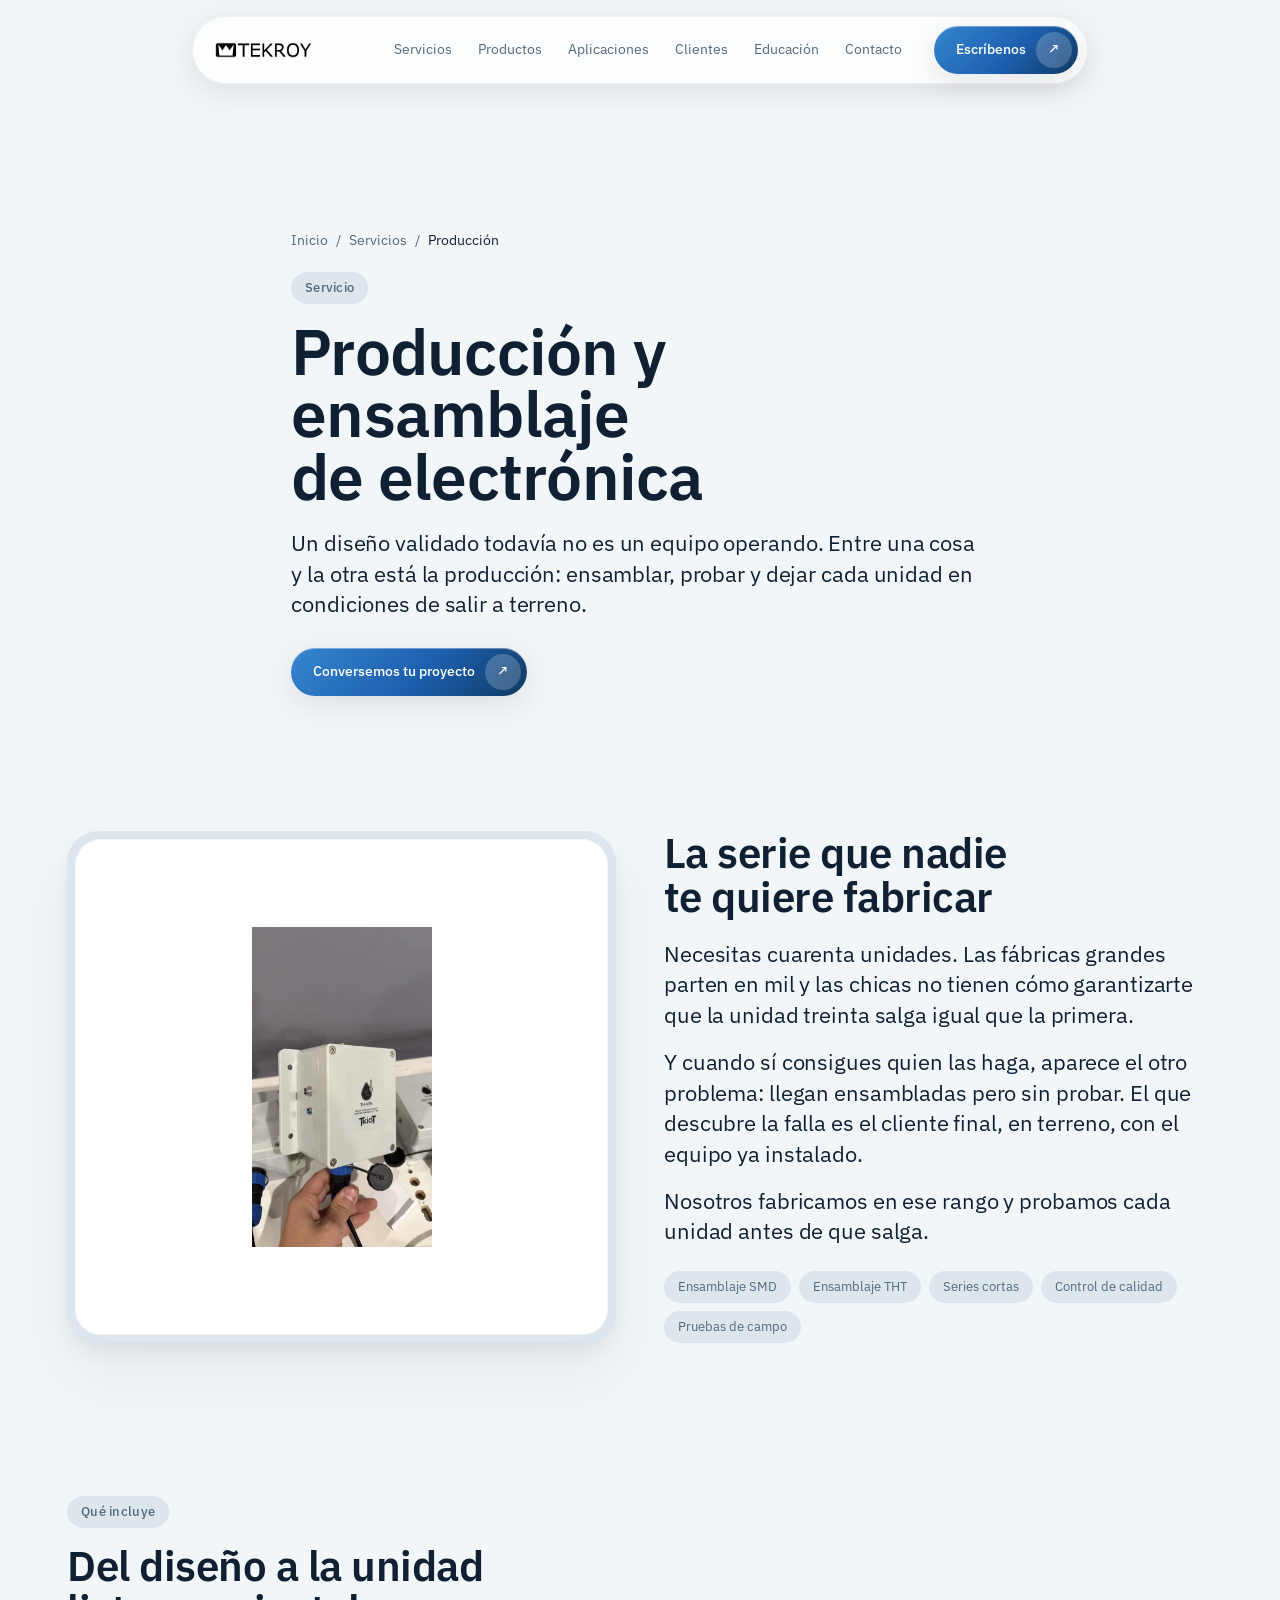
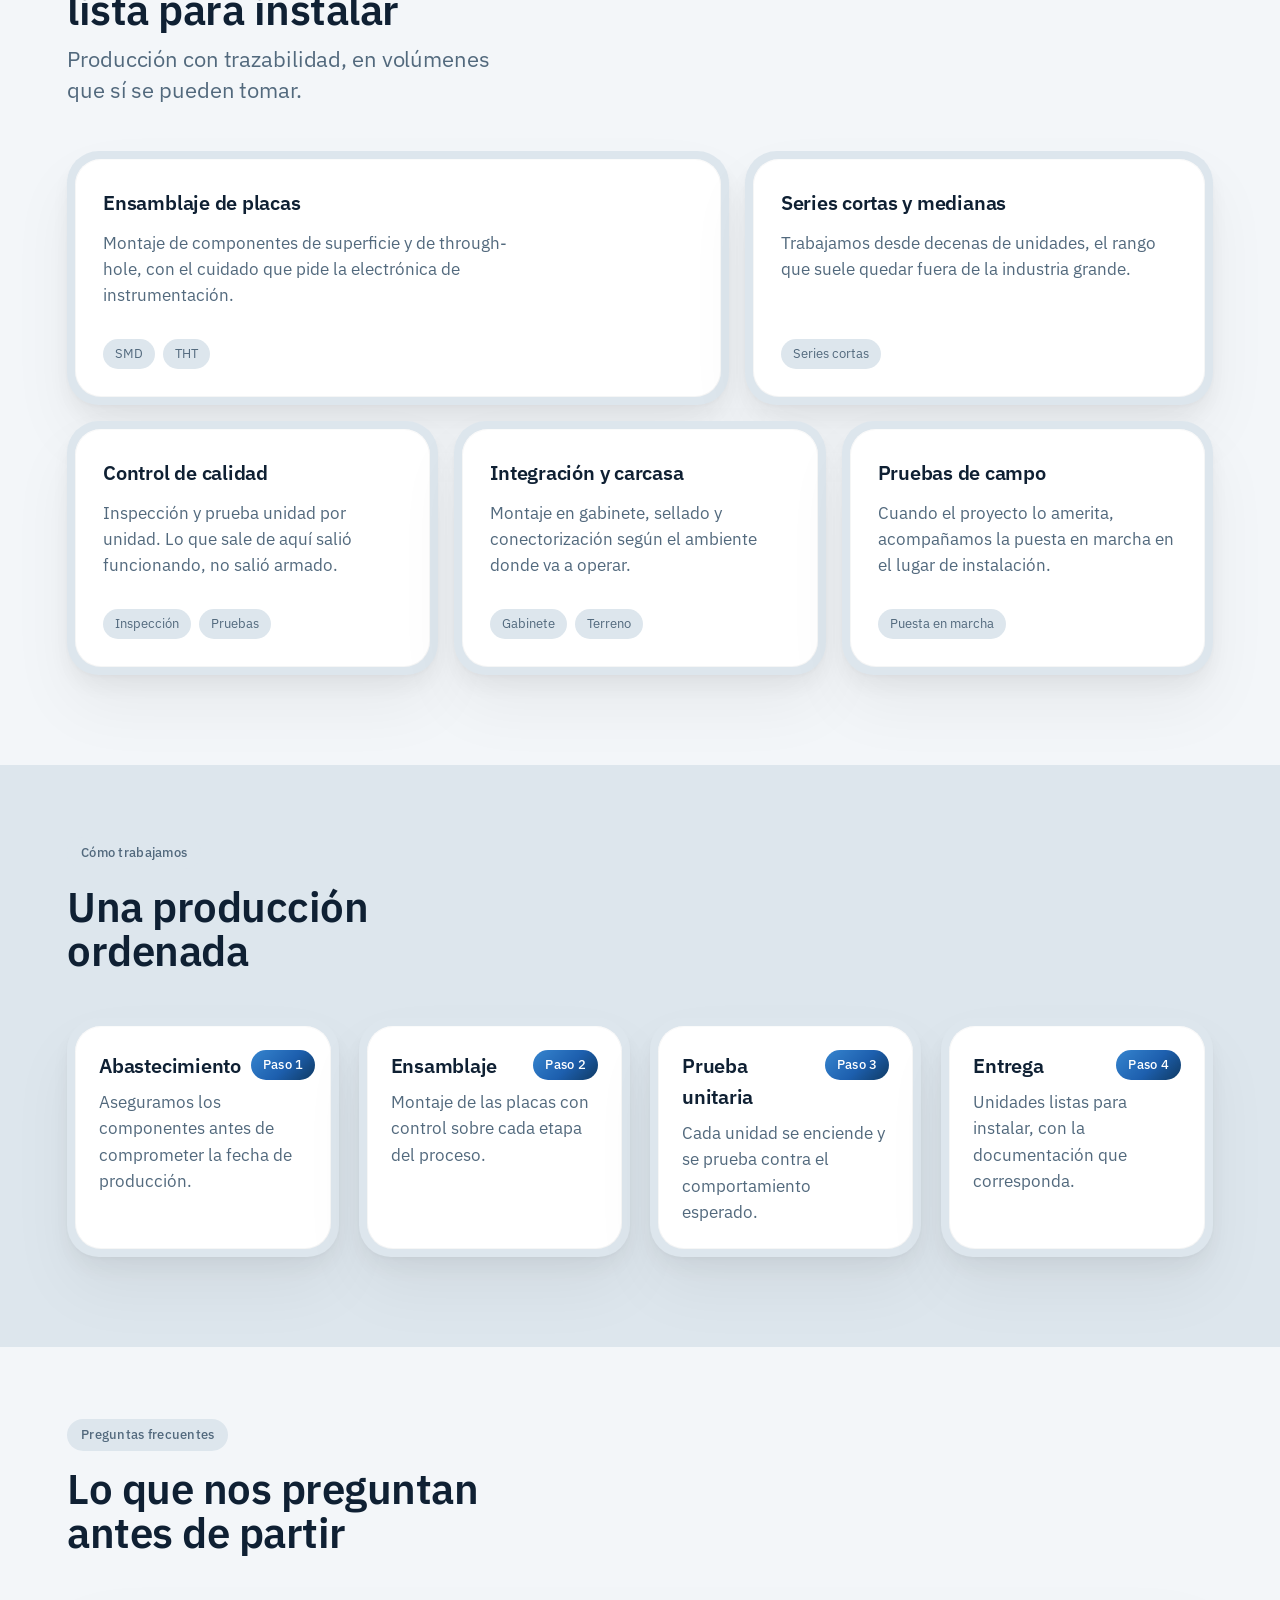
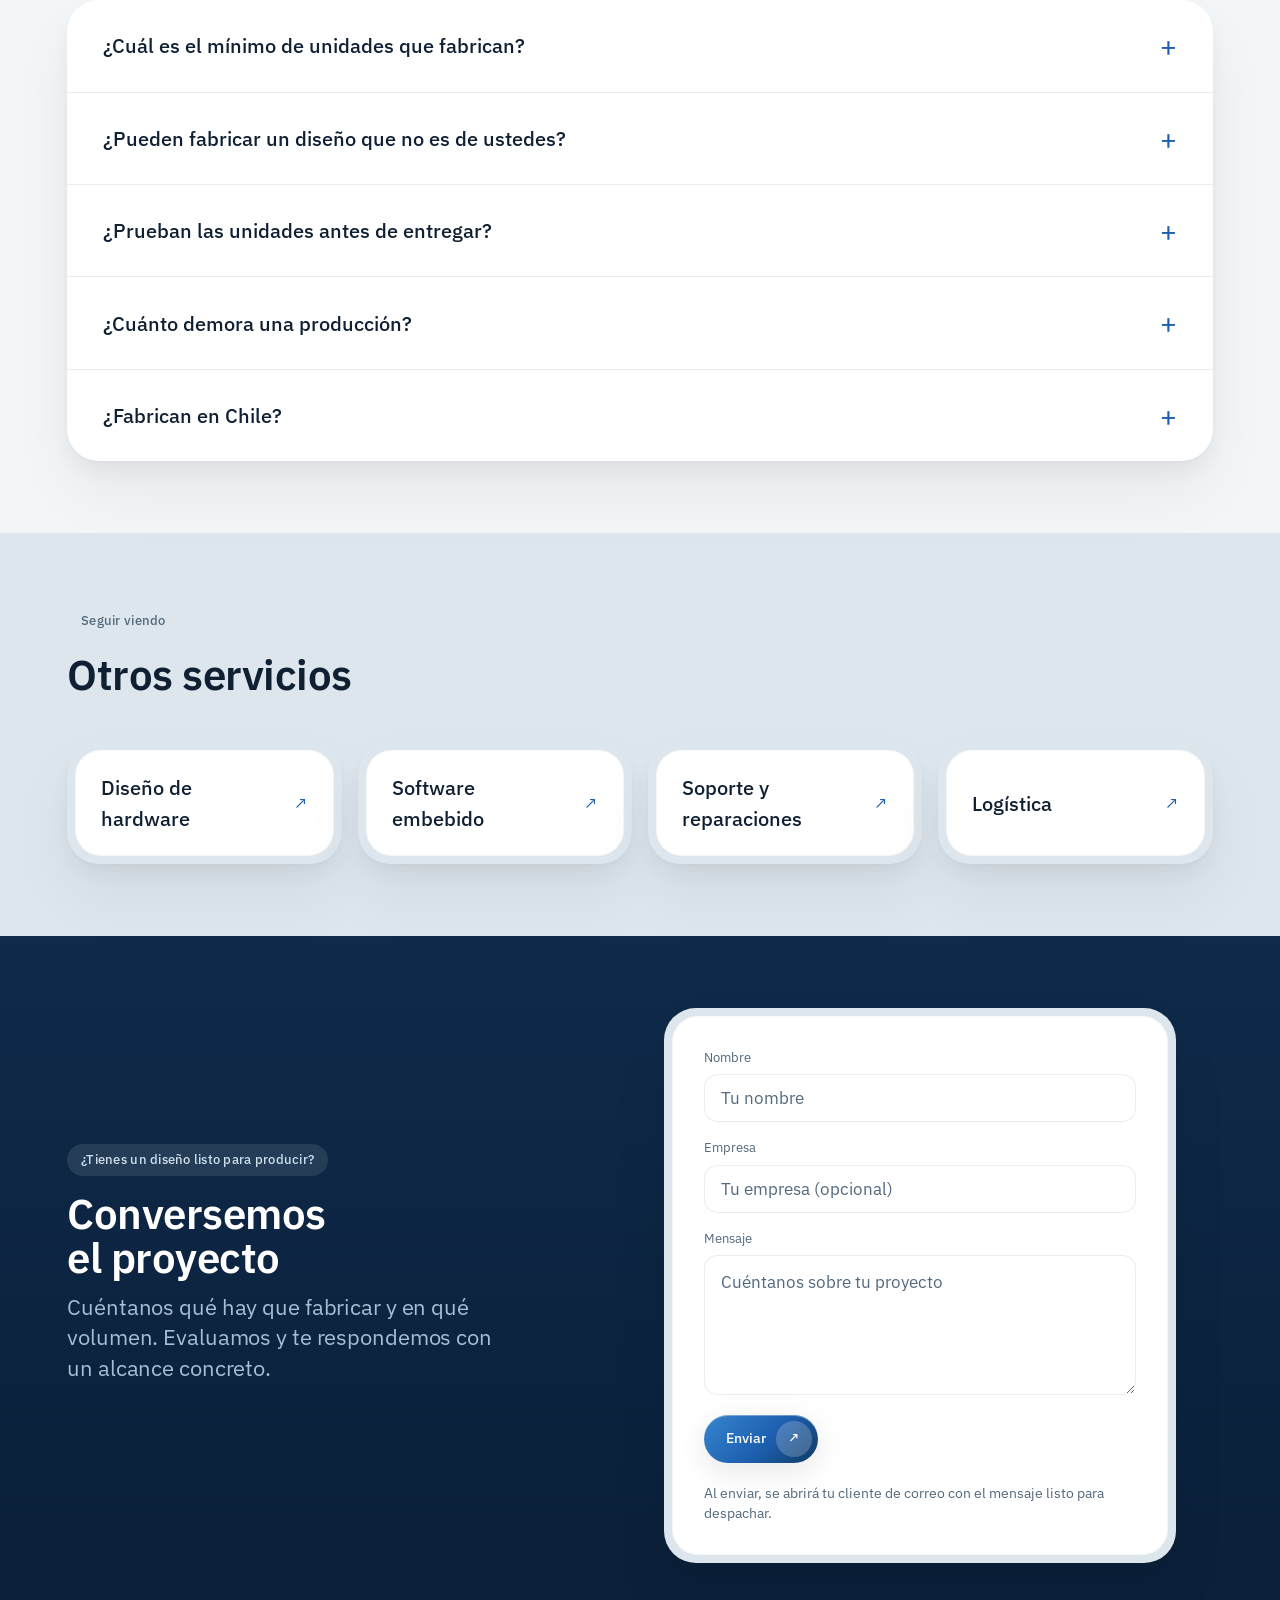
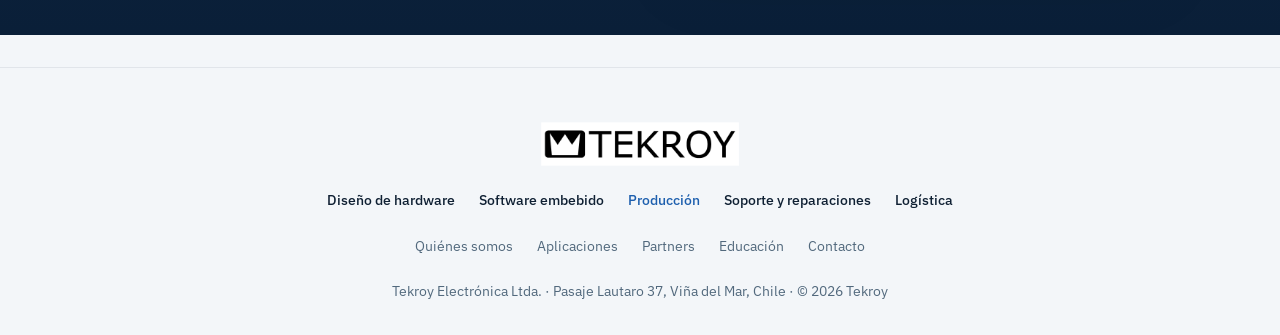
<file: produccion-electronica.html>
<!DOCTYPE html>
<html lang="es-CL">
<head>
<meta charset="UTF-8">
<meta name="viewport" content="width=device-width, initial-scale=1">
<title>Producción y Ensamblaje de Electrónica | Tekroy Electrónica</title>
<meta name="description" content="Fabricación y ensamblaje de placas electrónicas en series cortas y medianas, con control de calidad unidad por unidad y pruebas antes de salir a terreno.">
<meta name="robots" content="index, follow">
<link rel="canonical" href="https://tekroy.cl/produccion-electronica.html">

<meta property="og:type" content="website">
<meta property="og:site_name" content="Tekroy Electrónica">
<meta property="og:title" content="Producción y Ensamblaje de Electrónica | Tekroy Electrónica">
<meta property="og:description" content="Fabricación y ensamblaje de placas electrónicas en series cortas y medianas, con control de calidad unidad por unidad y pruebas antes de salir a terreno.">
<meta property="og:url" content="https://tekroy.cl/produccion-electronica.html">
<meta property="og:image" content="https://tekroy.cl/assets/Productos/Fabricacion_Sensor_TkIOT.webp">
<meta property="og:image:width" content="619">
<meta property="og:image:height" content="1100">
<meta property="og:locale" content="es_CL">
<meta name="twitter:card" content="summary_large_image">
<meta name="twitter:title" content="Producción y Ensamblaje de Electrónica | Tekroy Electrónica">
<meta name="twitter:description" content="Fabricación y ensamblaje de placas electrónicas en series cortas y medianas, con control de calidad unidad por unidad y pruebas antes de salir a terreno.">
<meta name="twitter:image" content="https://tekroy.cl/assets/Productos/Fabricacion_Sensor_TkIOT.webp">

<link rel="icon" type="image/png" href="assets/Logos_Tekroy/favicon_azul.png">
<link rel="apple-touch-icon" href="assets/Logos_Tekroy/favicon_azul.png">

<script type="application/ld+json">
{
  "@context": "https://schema.org",
  "@graph": [
    {
      "@type": "WebPage",
      "@id": "https://tekroy.cl/produccion-electronica.html#webpage",
      "url": "https://tekroy.cl/produccion-electronica.html",
      "name": "Producción y Ensamblaje de Electrónica | Tekroy Electrónica",
      "description": "Fabricación y ensamblaje de placas electrónicas en series cortas y medianas, con control de calidad unidad por unidad y pruebas antes de salir a terreno.",
      "inLanguage": "es-CL",
      "isPartOf": {
        "@id": "https://tekroy.cl/#website"
      },
      "about": {
        "@id": "https://tekroy.cl/#organization"
      },
      "primaryImageOfPage": "https://tekroy.cl/assets/Productos/Fabricacion_Sensor_TkIOT.webp",
      "breadcrumb": {
        "@id": "https://tekroy.cl/produccion-electronica.html#breadcrumb"
      }
    },
    {
      "@type": "BreadcrumbList",
      "@id": "https://tekroy.cl/produccion-electronica.html#breadcrumb",
      "itemListElement": [
        {
          "@type": "ListItem",
          "position": 1,
          "name": "Inicio",
          "item": "https://tekroy.cl/"
        },
        {
          "@type": "ListItem",
          "position": 2,
          "name": "Servicios",
          "item": "https://tekroy.cl/#servicios"
        },
        {
          "@type": "ListItem",
          "position": 3,
          "name": "Producción"
        }
      ]
    },
    {
      "@type": "Service",
      "@id": "https://tekroy.cl/produccion-electronica.html#service",
      "name": "Producción y ensamblaje de electrónica",
      "serviceType": "Producción",
      "description": "Fabricación y ensamblaje de placas electrónicas en series cortas y medianas, con control de calidad unidad por unidad y pruebas antes de salir a terreno.",
      "provider": {
        "@id": "https://tekroy.cl/#organization"
      },
      "areaServed": {
        "@type": "Country",
        "name": "Chile"
      },
      "url": "https://tekroy.cl/produccion-electronica.html",
      "hasOfferCatalog": {
        "@type": "OfferCatalog",
        "name": "Del diseño a la unidad lista para instalar",
        "itemListElement": [
          {
            "@type": "Offer",
            "itemOffered": {
              "@type": "Service",
              "name": "Ensamblaje de placas",
              "description": "Montaje de componentes de superficie y de through-hole, con el cuidado que pide la electrónica de instrumentación."
            }
          },
          {
            "@type": "Offer",
            "itemOffered": {
              "@type": "Service",
              "name": "Series cortas y medianas",
              "description": "Trabajamos desde decenas de unidades, el rango que suele quedar fuera de la industria grande."
            }
          },
          {
            "@type": "Offer",
            "itemOffered": {
              "@type": "Service",
              "name": "Control de calidad",
              "description": "Inspección y prueba unidad por unidad. Lo que sale de aquí salió funcionando, no salió armado."
            }
          },
          {
            "@type": "Offer",
            "itemOffered": {
              "@type": "Service",
              "name": "Integración y carcasa",
              "description": "Montaje en gabinete, sellado y conectorización según el ambiente donde va a operar."
            }
          },
          {
            "@type": "Offer",
            "itemOffered": {
              "@type": "Service",
              "name": "Pruebas de campo",
              "description": "Cuando el proyecto lo amerita, acompañamos la puesta en marcha en el lugar de instalación."
            }
          }
        ]
      }
    },
    {
      "@type": "FAQPage",
      "@id": "https://tekroy.cl/produccion-electronica.html#faq",
      "mainEntity": [
        {
          "@type": "Question",
          "name": "¿Cuál es el mínimo de unidades que fabrican?",
          "acceptedAnswer": {
            "@type": "Answer",
            "text": "Trabajamos desde prototipos y series de decenas de unidades. No tenemos un mínimo alto, y ese suele ser el motivo por el que nos buscan."
          }
        },
        {
          "@type": "Question",
          "name": "¿Pueden fabricar un diseño que no es de ustedes?",
          "acceptedAnswer": {
            "@type": "Answer",
            "text": "Sí, si viene con documentación suficiente. Si falta documentación, podemos levantarla como paso previo."
          }
        },
        {
          "@type": "Question",
          "name": "¿Prueban las unidades antes de entregar?",
          "acceptedAnswer": {
            "@type": "Answer",
            "text": "Sí, unidad por unidad. Es parte del servicio, no un adicional."
          }
        },
        {
          "@type": "Question",
          "name": "¿Cuánto demora una producción?",
          "acceptedAnswer": {
            "@type": "Answer",
            "text": "Depende del volumen y de la disponibilidad de los componentes, que es la variable menos predecible. Por eso aseguramos el abastecimiento antes de comprometer fecha."
          }
        },
        {
          "@type": "Question",
          "name": "¿Fabrican en Chile?",
          "acceptedAnswer": {
            "@type": "Answer",
            "text": "El ensamblaje y la prueba se hacen acá, en la Región de Valparaíso. Eso acorta mucho los tiempos de respuesta cuando algo hay que corregir."
          }
        }
      ]
    }
  ]
}
</script>

<script>document.documentElement.classList.add('js')</script>
<link rel="preconnect" href="https://fonts.googleapis.com">
<link rel="preconnect" href="https://fonts.gstatic.com" crossorigin>
<link href="https://fonts.googleapis.com/css2?family=IBM+Plex+Sans:wght@400;500;600;700&display=swap" rel="stylesheet">
<link rel="stylesheet" href="styles.css?v=36">
</head>
<body>

<div class="topbar-wrap">
  <header class="topbar">
    <a class="wordmark" href="index.html"><img src="assets/Logos_Tekroy/tekroy_pequeño.png" alt="Tekroy" height="22"></a>
    <nav>
      <a href="index.html#servicios">Servicios</a>
      <a href="index.html#productos">Productos</a>
      <a href="index.html#proyectos">Aplicaciones</a>
      <a href="index.html#clientes">Clientes</a>
      <a href="educacion.html">Educación</a>
      <a href="index.html#contacto">Contacto</a>
    </nav>
    <a class="button" href="#contacto-servicio">Escríbenos<span class="icon">↗</span></a>
    <button class="nav-toggle" id="nav-toggle" type="button" aria-label="Abrir menú" aria-expanded="false" aria-controls="mobile-menu">
      <span class="nav-toggle-bar"></span>
      <span class="nav-toggle-bar"></span>
    </button>
  </header>
  <nav class="mobile-menu" id="mobile-menu">
    <a href="index.html#servicios">Servicios</a>
    <a href="index.html#productos">Productos</a>
    <a href="index.html#proyectos">Aplicaciones</a>
    <a href="index.html#clientes">Clientes</a>
    <a href="educacion.html">Educación</a>
    <a href="#contacto-servicio">Contacto</a>
  </nav>
</div>

<main>

<!-- HERO -->
<section class="edu-hero">
  <div class="wrap">
    <nav class="crumbs" aria-label="Ruta de navegación">
      <a href="index.html">Inicio</a> <span aria-hidden="true">/</span>
      <a href="index.html#servicios">Servicios</a> <span aria-hidden="true">/</span>
      <span aria-current="page">Producción</span>
    </nav>
    <div data-reveal>
      <span class="eyebrow">Servicio</span>
      <h1 class="display">Producción y ensamblaje de electrónica</h1>
      <p class="lead">Un diseño validado todavía no es un equipo operando. Entre una cosa y la otra está la producción: ensamblar, probar y dejar cada unidad en condiciones de salir a terreno.</p>
      <div class="actions"><a class="button" href="#contacto-servicio">Conversemos tu proyecto<span class="icon">↗</span></a></div>
    </div>
  </div>
</section>

<!-- PROBLEMA -->
<section class="intro">
  <div class="wrap">
    <div class="bezel intro-art" data-reveal><div class="bezel-inner">
      <img src="assets/Productos/Fabricacion_Sensor_TkIOT.webp" width="619" height="1100" alt="Proceso de fabricación y ensamblaje de un sensor Tekroy" fetchpriority="high">
    </div></div>
    <div class="svc-problema" data-reveal>
      <h2 class="head">La serie que nadie te quiere fabricar</h2>
      <p class="lead">Necesitas cuarenta unidades. Las fábricas grandes parten en mil y las chicas no tienen cómo garantizarte que la unidad treinta salga igual que la primera.</p>
      <p class="lead">Y cuando sí consigues quien las haga, aparece el otro problema: llegan ensambladas pero sin probar. El que descubre la falla es el cliente final, en terreno, con el equipo ya instalado.</p>
      <p class="lead">Nosotros fabricamos en ese rango y probamos cada unidad antes de que salga.</p>
      <div class="tags intro-tags"><span>Ensamblaje SMD</span><span>Ensamblaje THT</span><span>Series cortas</span><span>Control de calidad</span><span>Pruebas de campo</span></div>
    </div>
  </div>
</section>

<!-- QUÉ INCLUYE -->
<section class="services">
  <div class="wrap">
    <div class="services-head" data-reveal>
      <span class="eyebrow">Qué incluye</span>
      <h2 class="head">Del diseño a la unidad lista para instalar</h2>
      <p class="lead">Producción con trazabilidad, en volúmenes que sí se pueden tomar.</p>
    </div>
    <div class="bento">
      <div class="bezel item-1" data-reveal><div class="bezel-inner b-card">
        <h3>Ensamblaje de placas</h3>
        <p>Montaje de componentes de superficie y de through-hole, con el cuidado que pide la electrónica de instrumentación.</p>
        <div class="tags"><span>SMD</span><span>THT</span></div>
      </div></div>
      <div class="bezel item-2" data-reveal><div class="bezel-inner b-card">
        <h3>Series cortas y medianas</h3>
        <p>Trabajamos desde decenas de unidades, el rango que suele quedar fuera de la industria grande.</p>
        <div class="tags"><span>Series cortas</span></div>
      </div></div>
      <div class="bezel item-3" data-reveal><div class="bezel-inner b-card">
        <h3>Control de calidad</h3>
        <p>Inspección y prueba unidad por unidad. Lo que sale de aquí salió funcionando, no salió armado.</p>
        <div class="tags"><span>Inspección</span><span>Pruebas</span></div>
      </div></div>
      <div class="bezel item-4" data-reveal><div class="bezel-inner b-card">
        <h3>Integración y carcasa</h3>
        <p>Montaje en gabinete, sellado y conectorización según el ambiente donde va a operar.</p>
        <div class="tags"><span>Gabinete</span><span>Terreno</span></div>
      </div></div>
      <div class="bezel item-5" data-reveal><div class="bezel-inner b-card">
        <h3>Pruebas de campo</h3>
        <p>Cuando el proyecto lo amerita, acompañamos la puesta en marcha en el lugar de instalación.</p>
        <div class="tags"><span>Puesta en marcha</span></div>
      </div></div>
    </div>
  </div>
</section>

<!-- APLICACIONES -->
<section class="lines">
  <div class="wrap">
    <div class="lines-head" data-reveal>
      <span class="eyebrow">Cómo trabajamos</span>
      <h2 class="head">Una producción ordenada</h2>
    </div>
    <div class="lines-grid">
      <div class="bezel l-card" data-reveal><div class="bezel-inner">
        <div class="l-top"><h3>Abastecimiento</h3><span class="badge">Paso 1</span></div>
        <p>Aseguramos los componentes antes de comprometer la fecha de producción.</p>
      </div></div>
      <div class="bezel l-card" data-reveal><div class="bezel-inner">
        <div class="l-top"><h3>Ensamblaje</h3><span class="badge">Paso 2</span></div>
        <p>Montaje de las placas con control sobre cada etapa del proceso.</p>
      </div></div>
      <div class="bezel l-card" data-reveal><div class="bezel-inner">
        <div class="l-top"><h3>Prueba unitaria</h3><span class="badge">Paso 3</span></div>
        <p>Cada unidad se enciende y se prueba contra el comportamiento esperado.</p>
      </div></div>
      <div class="bezel l-card" data-reveal><div class="bezel-inner">
        <div class="l-top"><h3>Entrega</h3><span class="badge">Paso 4</span></div>
        <p>Unidades listas para instalar, con la documentación que corresponda.</p>
      </div></div>
    </div>
  </div>
</section>

<!-- PREGUNTAS FRECUENTES -->
<section class="faq">
  <div class="wrap">
    <div class="clients-head" data-reveal>
      <span class="eyebrow">Preguntas frecuentes</span>
      <h2 class="head">Lo que nos preguntan antes de partir</h2>
    </div>
    <div class="faq-list" data-reveal>
      <details class="faq-item" name="faq">
        <summary>¿Cuál es el mínimo de unidades que fabrican?</summary>
        <p>Trabajamos desde prototipos y series de decenas de unidades. No tenemos un mínimo alto, y ese suele ser el motivo por el que nos buscan.</p>
      </details>
      <details class="faq-item" name="faq">
        <summary>¿Pueden fabricar un diseño que no es de ustedes?</summary>
        <p>Sí, si viene con documentación suficiente. Si falta documentación, podemos levantarla como paso previo.</p>
      </details>
      <details class="faq-item" name="faq">
        <summary>¿Prueban las unidades antes de entregar?</summary>
        <p>Sí, unidad por unidad. Es parte del servicio, no un adicional.</p>
      </details>
      <details class="faq-item" name="faq">
        <summary>¿Cuánto demora una producción?</summary>
        <p>Depende del volumen y de la disponibilidad de los componentes, que es la variable menos predecible. Por eso aseguramos el abastecimiento antes de comprometer fecha.</p>
      </details>
      <details class="faq-item" name="faq">
        <summary>¿Fabrican en Chile?</summary>
        <p>El ensamblaje y la prueba se hacen acá, en la Región de Valparaíso. Eso acorta mucho los tiempos de respuesta cuando algo hay que corregir.</p>
      </details>
    </div>
  </div>
</section>

<!-- OTROS SERVICIOS -->
<section class="svc-more">
  <div class="wrap">
    <div class="clients-head" data-reveal>
      <span class="eyebrow">Seguir viendo</span>
      <h2 class="head">Otros servicios</h2>
    </div>
    <div class="svc-grid" data-reveal>
      <a class="svc-link bezel" href="diseno-de-hardware.html"><span class="bezel-inner"><strong>Diseño de hardware</strong><span class="icon">↗</span></span></a>
      <a class="svc-link bezel" href="software-embebido.html"><span class="bezel-inner"><strong>Software embebido</strong><span class="icon">↗</span></span></a>
      <a class="svc-link bezel" href="soporte-y-reparaciones.html"><span class="bezel-inner"><strong>Soporte y reparaciones</strong><span class="icon">↗</span></span></a>
      <a class="svc-link bezel" href="logistica-de-componentes.html"><span class="bezel-inner"><strong>Logística</strong><span class="icon">↗</span></span></a>
    </div>
  </div>
</section>

<!-- CTA -->
<section class="trust" id="contacto-servicio">
  <div class="wrap">
    <div class="edu-cta-grid">
    <div class="trust-head" data-reveal>
      <span class="eyebrow">¿Tienes un diseño listo para producir?</span>
      <h2 class="head">Conversemos el proyecto</h2>
      <p class="lead">Cuéntanos qué hay que fabricar y en qué volumen. Evaluamos y te respondemos con un alcance concreto.</p>
    </div>
    <form class="c-form bezel edu-form" id="contact-form-servicio" data-asunto="Consulta por producción y ensamblaje de electrónica" data-reveal>
      <div class="bezel-inner">
        <div class="field"><label for="fs-nombre">Nombre</label><input id="fs-nombre" type="text" name="nombre" placeholder="Tu nombre" required></div>
        <div class="field"><label for="fs-empresa">Empresa</label><input id="fs-empresa" type="text" name="empresa" placeholder="Tu empresa (opcional)"></div>
        <div class="field"><label for="fs-mensaje">Mensaje</label><textarea id="fs-mensaje" name="mensaje" placeholder="Cuéntanos sobre tu proyecto" required></textarea></div>
        <button type="submit" class="button">Enviar<span class="icon">↗</span></button>
        <p class="small muted small-print">Al enviar, se abrirá tu cliente de correo con el mensaje listo para despachar.</p>
      </div>
    </form>
    </div>
  </div>
</section>

</main>

<footer class="footer">
  <div class="wrap">
    <img class="wordmark-lg" src="assets/Logos_Tekroy/tekroy_pequeño.png" alt="Tekroy">
    <nav class="f-servicios" aria-label="Servicios">
      <a href="diseno-de-hardware.html">Diseño de hardware</a>
      <a href="software-embebido.html">Software embebido</a>
      <a href="produccion-electronica.html" aria-current="page">Producción</a>
      <a href="soporte-y-reparaciones.html">Soporte y reparaciones</a>
      <a href="logistica-de-componentes.html">Logística</a>
    </nav>
    <nav>
      <a href="index.html#inicio">Quiénes somos</a>
      <a href="index.html#proyectos">Aplicaciones</a>
      <a href="index.html#partners">Partners</a>
      <a href="educacion.html">Educación</a>
      <a href="index.html#contacto">Contacto</a>
    </nav>
    <p class="f-meta">Tekroy Electrónica Ltda. · Pasaje Lautaro 37, Viña del Mar, Chile · © 2026 Tekroy</p>
  </div>
</footer>

<script src="script.js?v=18"></script>
</body>
</html>
</file>
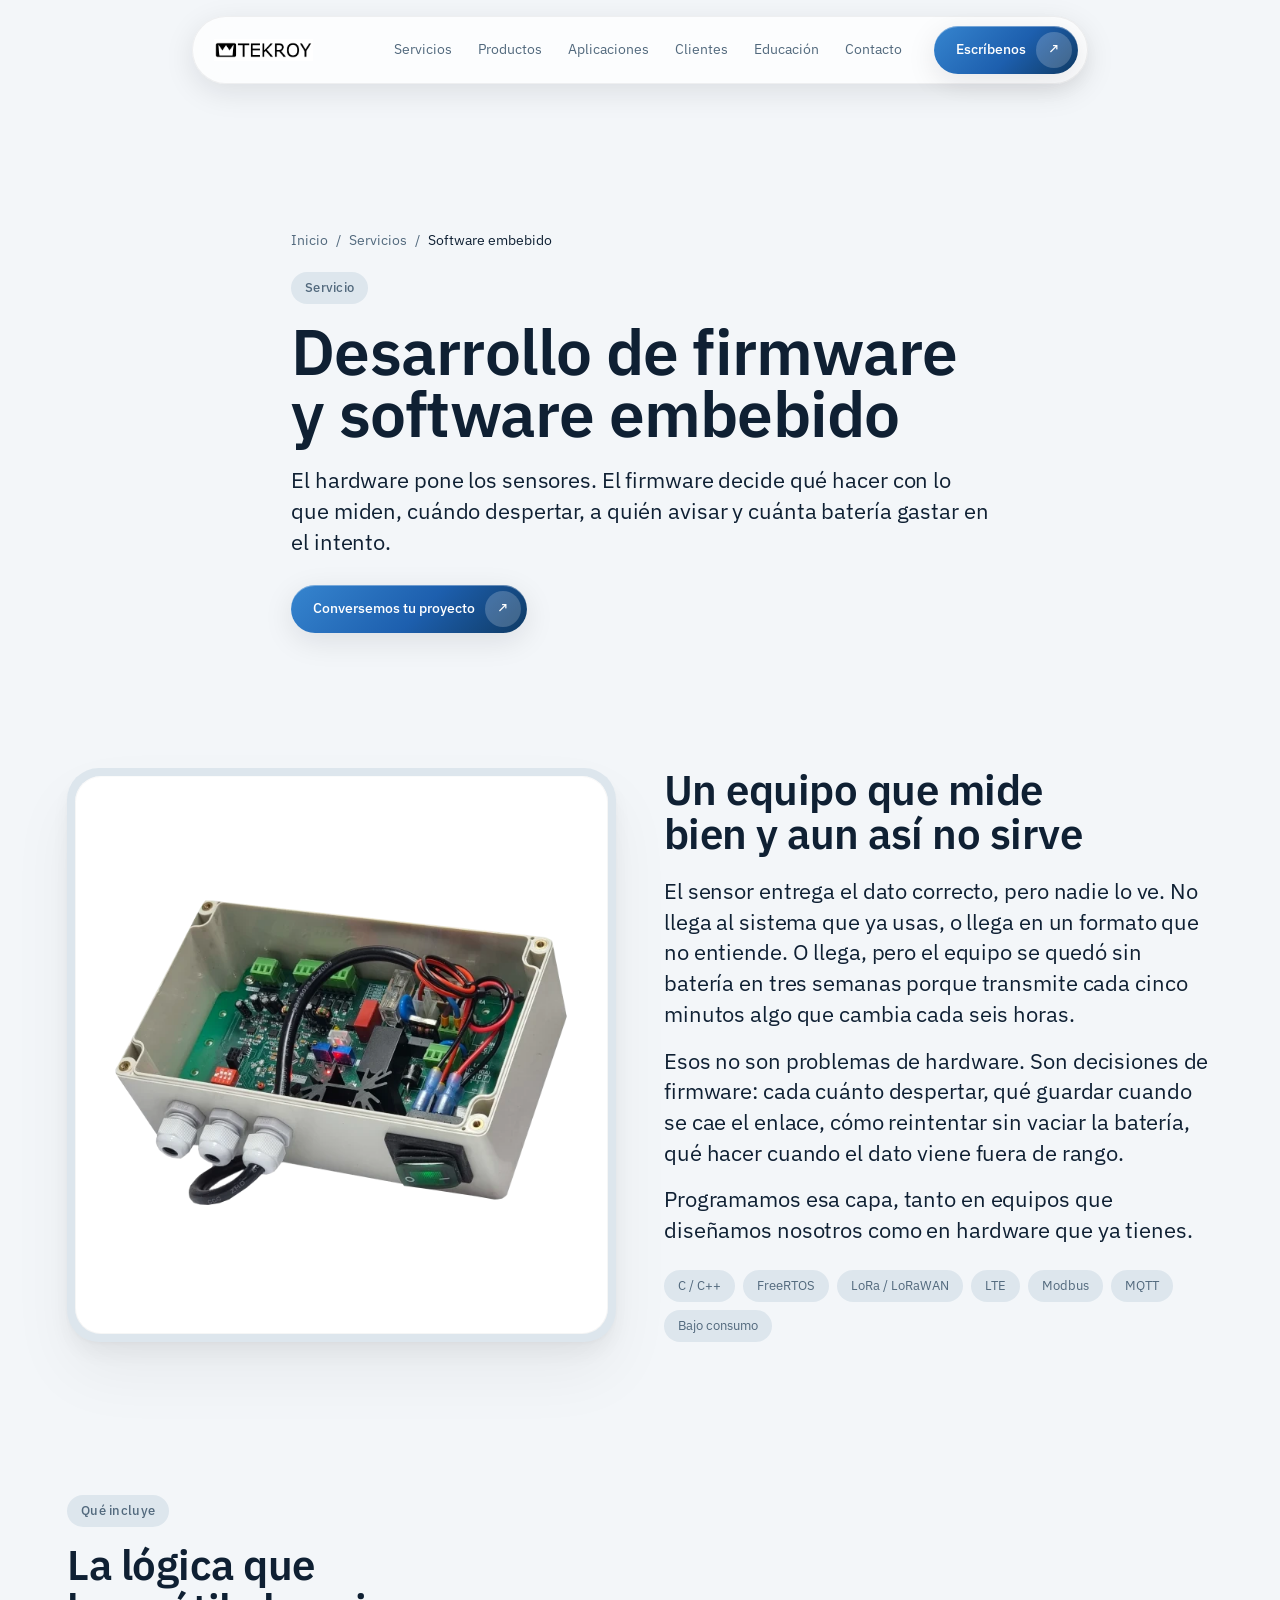
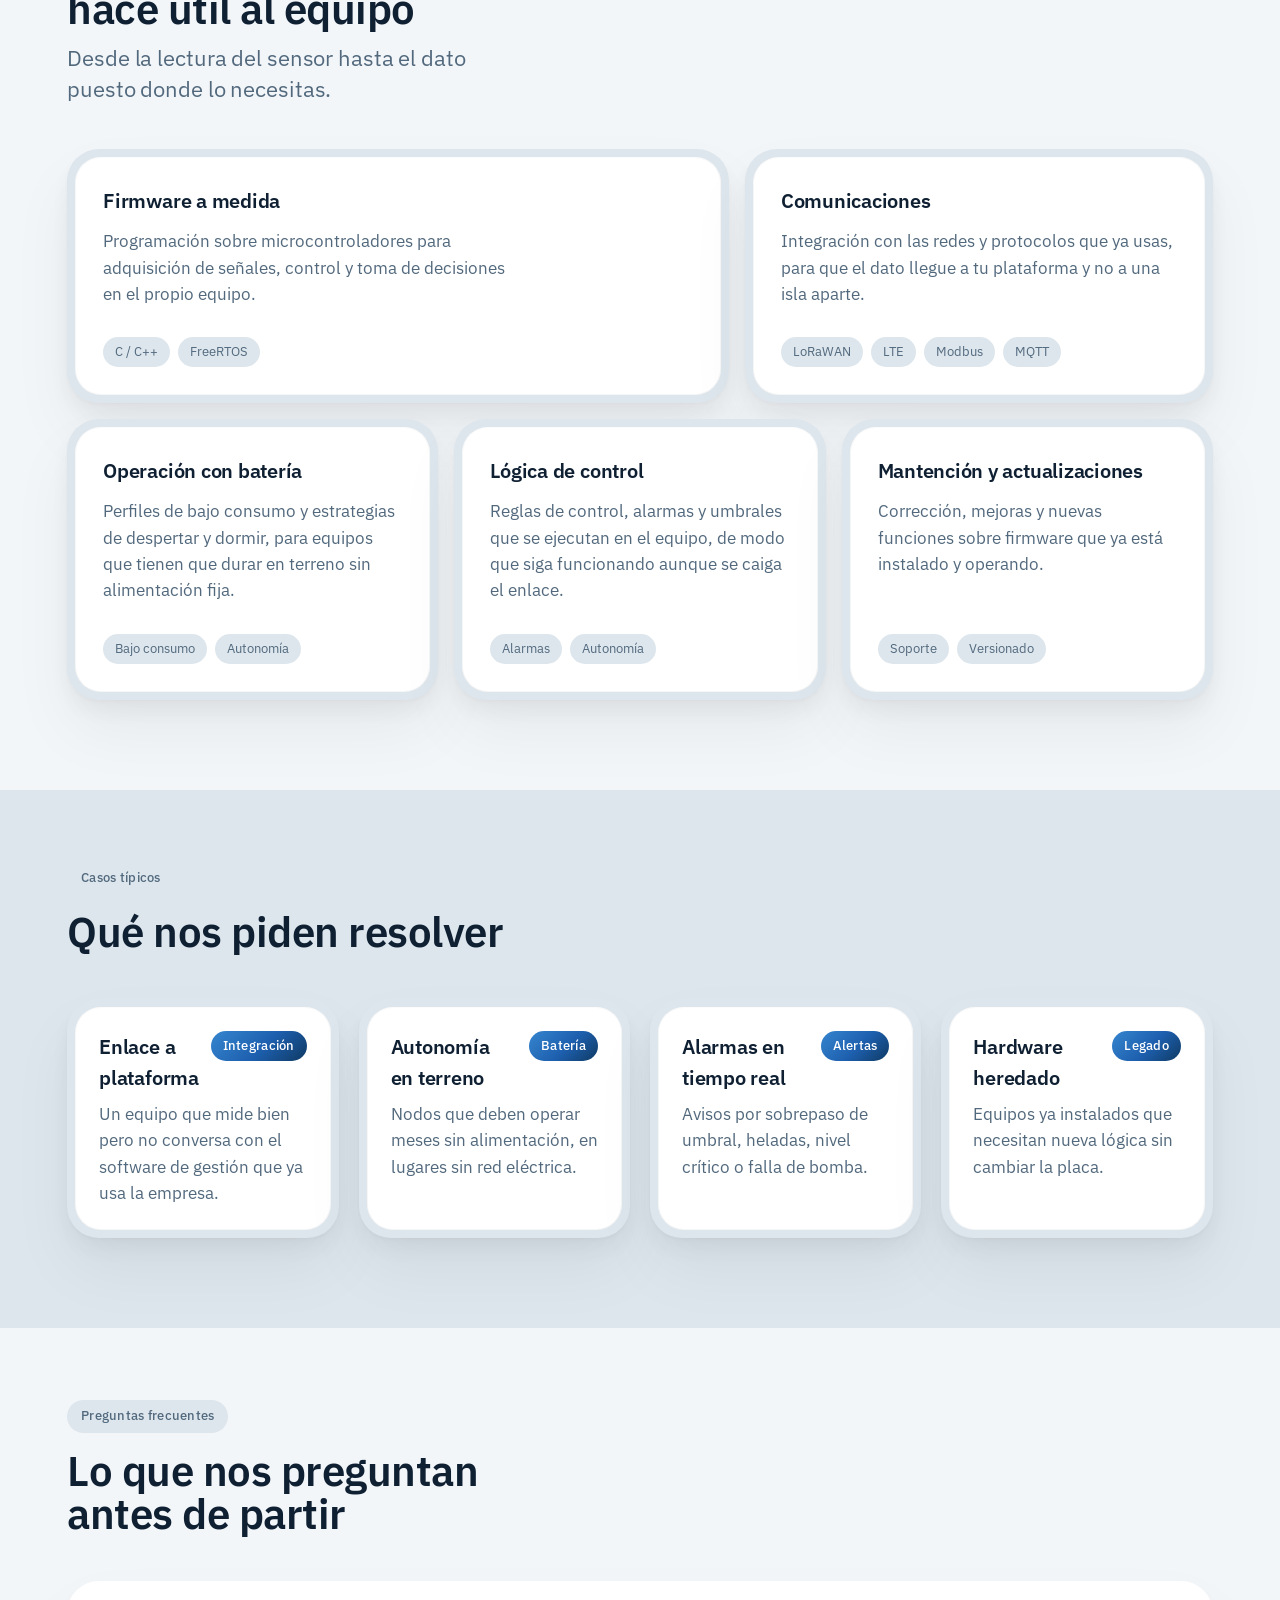
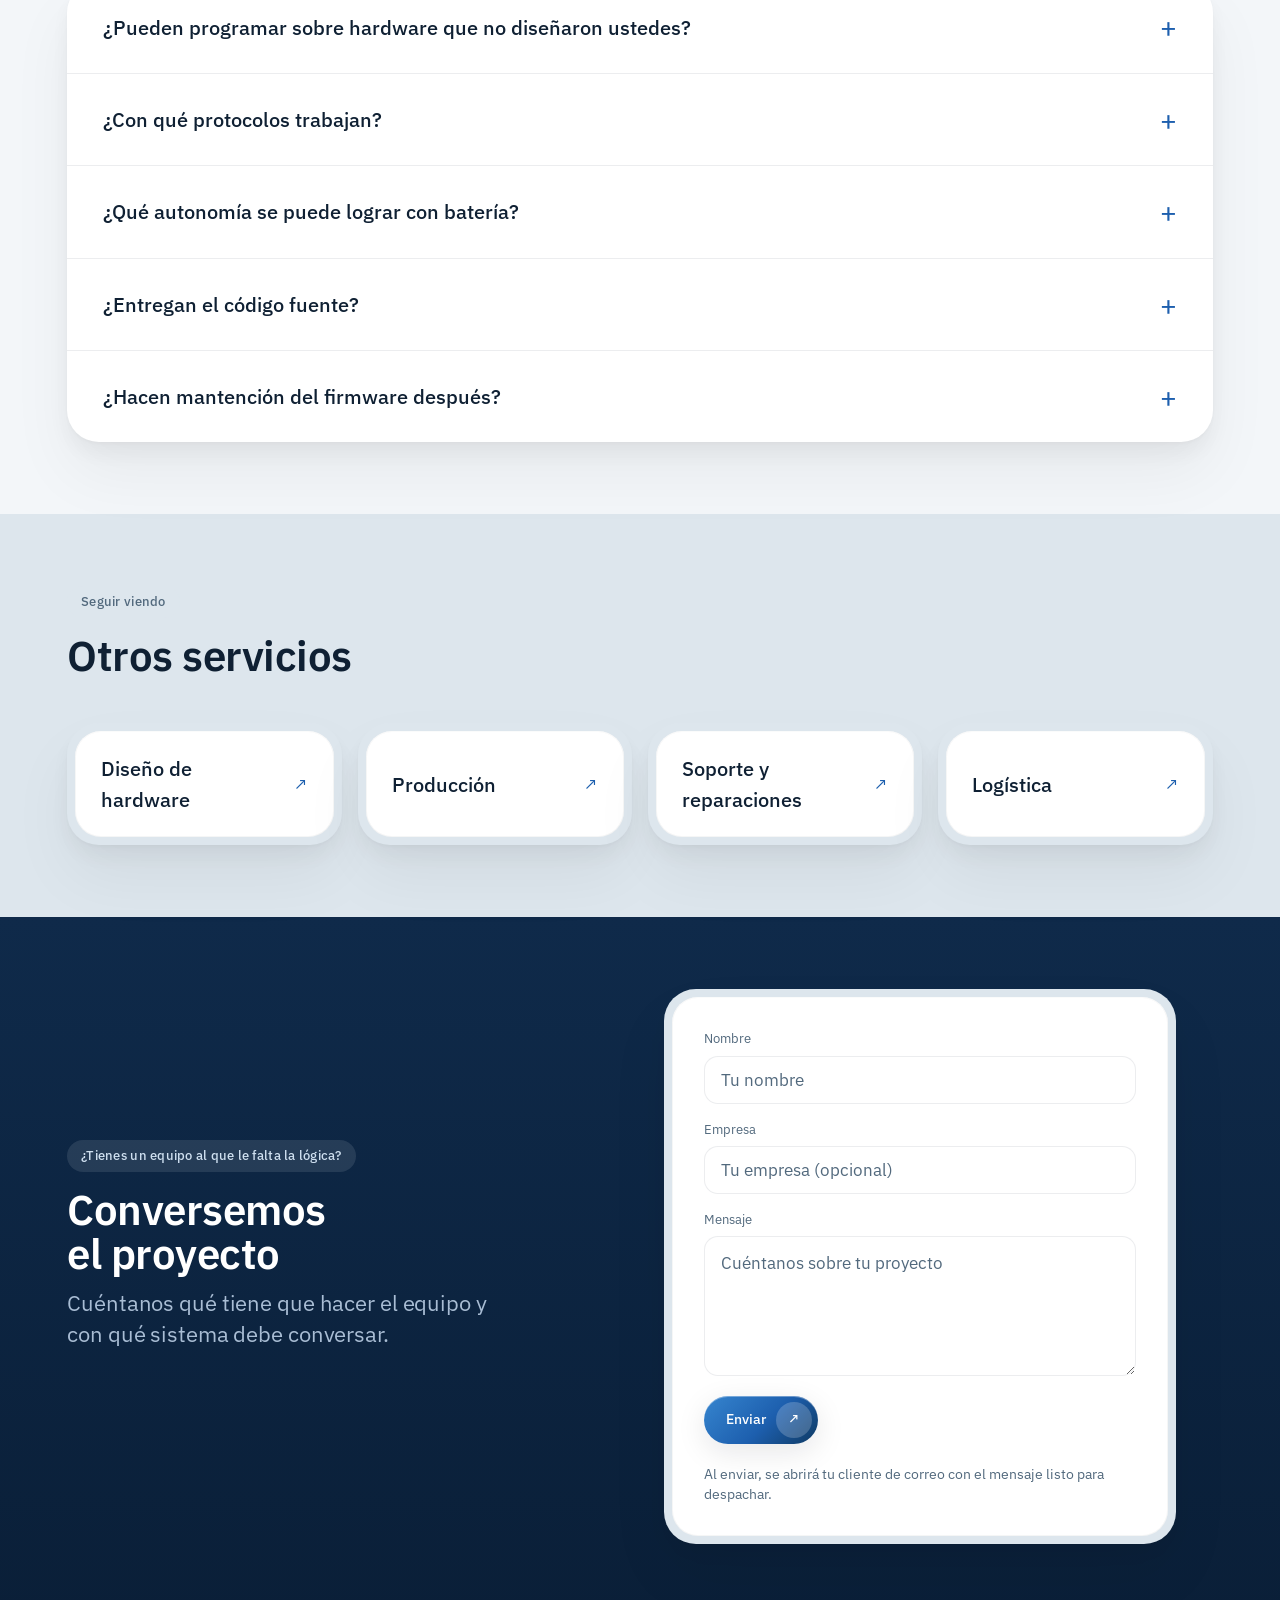
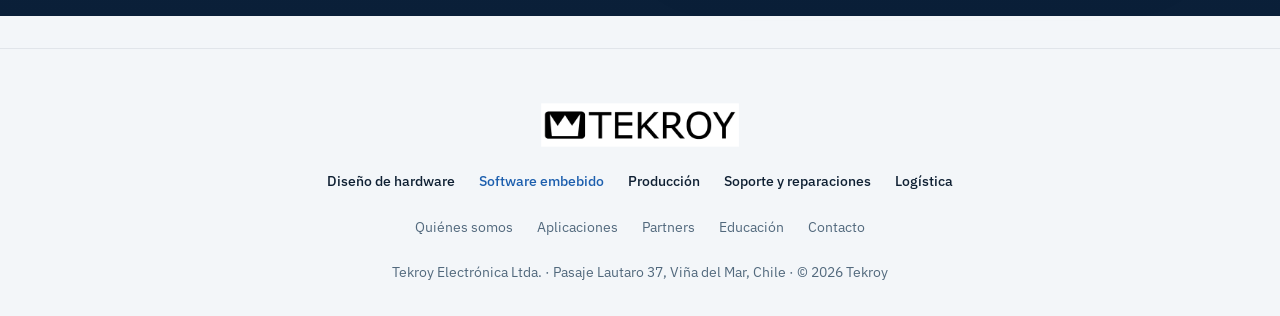
<file: software-embebido.html>
<!DOCTYPE html>
<html lang="es-CL">
<head>
<meta charset="UTF-8">
<meta name="viewport" content="width=device-width, initial-scale=1">
<title>Desarrollo de Firmware y Software Embebido | Tekroy</title>
<meta name="description" content="Programamos firmware para microcontroladores: comunicaciones LoRa, LTE y Modbus, operación a batería y lógica de control industrial.">
<meta name="robots" content="index, follow">
<link rel="canonical" href="https://tekroy.cl/software-embebido.html">

<meta property="og:type" content="website">
<meta property="og:site_name" content="Tekroy Electrónica">
<meta property="og:title" content="Desarrollo de Firmware y Software Embebido | Tekroy">
<meta property="og:description" content="Programamos firmware para microcontroladores: comunicaciones LoRa, LTE y Modbus, operación a batería y lógica de control industrial.">
<meta property="og:url" content="https://tekroy.cl/software-embebido.html">
<meta property="og:image" content="https://tekroy.cl/assets/Productos/Controlador_Factor_Digital_REV_1_4_600_600.webp">
<meta property="og:image:width" content="600">
<meta property="og:image:height" content="414">
<meta property="og:locale" content="es_CL">
<meta name="twitter:card" content="summary_large_image">
<meta name="twitter:title" content="Desarrollo de Firmware y Software Embebido | Tekroy">
<meta name="twitter:description" content="Programamos firmware para microcontroladores: comunicaciones LoRa, LTE y Modbus, operación a batería y lógica de control industrial.">
<meta name="twitter:image" content="https://tekroy.cl/assets/Productos/Controlador_Factor_Digital_REV_1_4_600_600.webp">

<link rel="icon" type="image/png" href="assets/Logos_Tekroy/favicon_azul.png">
<link rel="apple-touch-icon" href="assets/Logos_Tekroy/favicon_azul.png">

<script type="application/ld+json">
{
  "@context": "https://schema.org",
  "@graph": [
    {
      "@type": "WebPage",
      "@id": "https://tekroy.cl/software-embebido.html#webpage",
      "url": "https://tekroy.cl/software-embebido.html",
      "name": "Desarrollo de Firmware y Software Embebido | Tekroy",
      "description": "Programamos firmware para microcontroladores: comunicaciones LoRa, LTE y Modbus, operación a batería y lógica de control industrial.",
      "inLanguage": "es-CL",
      "isPartOf": {
        "@id": "https://tekroy.cl/#website"
      },
      "about": {
        "@id": "https://tekroy.cl/#organization"
      },
      "primaryImageOfPage": "https://tekroy.cl/assets/Productos/Controlador_Factor_Digital_REV_1_4_600_600.webp",
      "breadcrumb": {
        "@id": "https://tekroy.cl/software-embebido.html#breadcrumb"
      }
    },
    {
      "@type": "BreadcrumbList",
      "@id": "https://tekroy.cl/software-embebido.html#breadcrumb",
      "itemListElement": [
        {
          "@type": "ListItem",
          "position": 1,
          "name": "Inicio",
          "item": "https://tekroy.cl/"
        },
        {
          "@type": "ListItem",
          "position": 2,
          "name": "Servicios",
          "item": "https://tekroy.cl/#servicios"
        },
        {
          "@type": "ListItem",
          "position": 3,
          "name": "Software embebido"
        }
      ]
    },
    {
      "@type": "Service",
      "@id": "https://tekroy.cl/software-embebido.html#service",
      "name": "Desarrollo de firmware y software embebido",
      "serviceType": "Software embebido",
      "description": "Programamos firmware para microcontroladores: comunicaciones LoRa, LTE y Modbus, operación a batería y lógica de control industrial.",
      "provider": {
        "@id": "https://tekroy.cl/#organization"
      },
      "areaServed": {
        "@type": "Country",
        "name": "Chile"
      },
      "url": "https://tekroy.cl/software-embebido.html",
      "hasOfferCatalog": {
        "@type": "OfferCatalog",
        "name": "La lógica que hace útil al equipo",
        "itemListElement": [
          {
            "@type": "Offer",
            "itemOffered": {
              "@type": "Service",
              "name": "Firmware a medida",
              "description": "Programación sobre microcontroladores para adquisición de señales, control y toma de decisiones en el propio equipo."
            }
          },
          {
            "@type": "Offer",
            "itemOffered": {
              "@type": "Service",
              "name": "Comunicaciones",
              "description": "Integración con las redes y protocolos que ya usas, para que el dato llegue a tu plataforma y no a una isla aparte."
            }
          },
          {
            "@type": "Offer",
            "itemOffered": {
              "@type": "Service",
              "name": "Operación con batería",
              "description": "Perfiles de bajo consumo y estrategias de despertar y dormir, para equipos que tienen que durar en terreno sin alimentación fija."
            }
          },
          {
            "@type": "Offer",
            "itemOffered": {
              "@type": "Service",
              "name": "Lógica de control",
              "description": "Reglas de control, alarmas y umbrales que se ejecutan en el equipo, de modo que siga funcionando aunque se caiga el enlace."
            }
          },
          {
            "@type": "Offer",
            "itemOffered": {
              "@type": "Service",
              "name": "Mantención y actualizaciones",
              "description": "Corrección, mejoras y nuevas funciones sobre firmware que ya está instalado y operando."
            }
          }
        ]
      }
    },
    {
      "@type": "FAQPage",
      "@id": "https://tekroy.cl/software-embebido.html#faq",
      "mainEntity": [
        {
          "@type": "Question",
          "name": "¿Pueden programar sobre hardware que no diseñaron ustedes?",
          "acceptedAnswer": {
            "@type": "Answer",
            "text": "Sí, siempre que tengamos acceso a la documentación o podamos levantarla. Es un pedido frecuente: la placa está bien, lo que falta es la lógica."
          }
        },
        {
          "@type": "Question",
          "name": "¿Con qué protocolos trabajan?",
          "acceptedAnswer": {
            "@type": "Answer",
            "text": "LoRa y LoRaWAN, LTE y LTE-M, Modbus RTU y TCP, MQTT, además de los buses habituales a nivel de placa. Si tu plataforma usa otro, lo evaluamos."
          }
        },
        {
          "@type": "Question",
          "name": "¿Qué autonomía se puede lograr con batería?",
          "acceptedAnswer": {
            "@type": "Answer",
            "text": "Depende de cuánto hay que medir y cada cuánto transmitir. Esa es justamente la conversación de diseño: definir la frecuencia mínima que te sirve y optimizar el consumo alrededor de eso."
          }
        },
        {
          "@type": "Question",
          "name": "¿Entregan el código fuente?",
          "acceptedAnswer": {
            "@type": "Answer",
            "text": "Sí, el desarrollo contratado se entrega documentado y es del cliente."
          }
        },
        {
          "@type": "Question",
          "name": "¿Hacen mantención del firmware después?",
          "acceptedAnswer": {
            "@type": "Answer",
            "text": "Sí. Mantenemos y actualizamos firmware de equipos que ya están operando, propios y de terceros."
          }
        }
      ]
    }
  ]
}
</script>

<script>document.documentElement.classList.add('js')</script>
<link rel="preconnect" href="https://fonts.googleapis.com">
<link rel="preconnect" href="https://fonts.gstatic.com" crossorigin>
<link href="https://fonts.googleapis.com/css2?family=IBM+Plex+Sans:wght@400;500;600;700&display=swap" rel="stylesheet">
<link rel="stylesheet" href="styles.css?v=36">
</head>
<body>

<div class="topbar-wrap">
  <header class="topbar">
    <a class="wordmark" href="index.html"><img src="assets/Logos_Tekroy/tekroy_pequeño.png" alt="Tekroy" height="22"></a>
    <nav>
      <a href="index.html#servicios">Servicios</a>
      <a href="index.html#productos">Productos</a>
      <a href="index.html#proyectos">Aplicaciones</a>
      <a href="index.html#clientes">Clientes</a>
      <a href="educacion.html">Educación</a>
      <a href="index.html#contacto">Contacto</a>
    </nav>
    <a class="button" href="#contacto-servicio">Escríbenos<span class="icon">↗</span></a>
    <button class="nav-toggle" id="nav-toggle" type="button" aria-label="Abrir menú" aria-expanded="false" aria-controls="mobile-menu">
      <span class="nav-toggle-bar"></span>
      <span class="nav-toggle-bar"></span>
    </button>
  </header>
  <nav class="mobile-menu" id="mobile-menu">
    <a href="index.html#servicios">Servicios</a>
    <a href="index.html#productos">Productos</a>
    <a href="index.html#proyectos">Aplicaciones</a>
    <a href="index.html#clientes">Clientes</a>
    <a href="educacion.html">Educación</a>
    <a href="#contacto-servicio">Contacto</a>
  </nav>
</div>

<main>

<!-- HERO -->
<section class="edu-hero">
  <div class="wrap">
    <nav class="crumbs" aria-label="Ruta de navegación">
      <a href="index.html">Inicio</a> <span aria-hidden="true">/</span>
      <a href="index.html#servicios">Servicios</a> <span aria-hidden="true">/</span>
      <span aria-current="page">Software embebido</span>
    </nav>
    <div data-reveal>
      <span class="eyebrow">Servicio</span>
      <h1 class="display">Desarrollo de firmware y software embebido</h1>
      <p class="lead">El hardware pone los sensores. El firmware decide qué hacer con lo que miden, cuándo despertar, a quién avisar y cuánta batería gastar en el intento.</p>
      <div class="actions"><a class="button" href="#contacto-servicio">Conversemos tu proyecto<span class="icon">↗</span></a></div>
    </div>
  </div>
</section>

<!-- PROBLEMA -->
<section class="intro">
  <div class="wrap">
    <div class="bezel intro-art" data-reveal><div class="bezel-inner">
      <img src="assets/Productos/Controlador_Factor_Digital_REV_1_4_600_600.webp" width="600" height="414" alt="Controlador electrónico digital con firmware desarrollado por Tekroy" fetchpriority="high">
    </div></div>
    <div class="svc-problema" data-reveal>
      <h2 class="head">Un equipo que mide bien y aun así no sirve</h2>
      <p class="lead">El sensor entrega el dato correcto, pero nadie lo ve. No llega al sistema que ya usas, o llega en un formato que no entiende. O llega, pero el equipo se quedó sin batería en tres semanas porque transmite cada cinco minutos algo que cambia cada seis horas.</p>
      <p class="lead">Esos no son problemas de hardware. Son decisiones de firmware: cada cuánto despertar, qué guardar cuando se cae el enlace, cómo reintentar sin vaciar la batería, qué hacer cuando el dato viene fuera de rango.</p>
      <p class="lead">Programamos esa capa, tanto en equipos que diseñamos nosotros como en hardware que ya tienes.</p>
      <div class="tags intro-tags"><span>C / C++</span><span>FreeRTOS</span><span>LoRa / LoRaWAN</span><span>LTE</span><span>Modbus</span><span>MQTT</span><span>Bajo consumo</span></div>
    </div>
  </div>
</section>

<!-- QUÉ INCLUYE -->
<section class="services">
  <div class="wrap">
    <div class="services-head" data-reveal>
      <span class="eyebrow">Qué incluye</span>
      <h2 class="head">La lógica que hace útil al equipo</h2>
      <p class="lead">Desde la lectura del sensor hasta el dato puesto donde lo necesitas.</p>
    </div>
    <div class="bento">
      <div class="bezel item-1" data-reveal><div class="bezel-inner b-card">
        <h3>Firmware a medida</h3>
        <p>Programación sobre microcontroladores para adquisición de señales, control y toma de decisiones en el propio equipo.</p>
        <div class="tags"><span>C / C++</span><span>FreeRTOS</span></div>
      </div></div>
      <div class="bezel item-2" data-reveal><div class="bezel-inner b-card">
        <h3>Comunicaciones</h3>
        <p>Integración con las redes y protocolos que ya usas, para que el dato llegue a tu plataforma y no a una isla aparte.</p>
        <div class="tags"><span>LoRaWAN</span><span>LTE</span><span>Modbus</span><span>MQTT</span></div>
      </div></div>
      <div class="bezel item-3" data-reveal><div class="bezel-inner b-card">
        <h3>Operación con batería</h3>
        <p>Perfiles de bajo consumo y estrategias de despertar y dormir, para equipos que tienen que durar en terreno sin alimentación fija.</p>
        <div class="tags"><span>Bajo consumo</span><span>Autonomía</span></div>
      </div></div>
      <div class="bezel item-4" data-reveal><div class="bezel-inner b-card">
        <h3>Lógica de control</h3>
        <p>Reglas de control, alarmas y umbrales que se ejecutan en el equipo, de modo que siga funcionando aunque se caiga el enlace.</p>
        <div class="tags"><span>Alarmas</span><span>Autonomía</span></div>
      </div></div>
      <div class="bezel item-5" data-reveal><div class="bezel-inner b-card">
        <h3>Mantención y actualizaciones</h3>
        <p>Corrección, mejoras y nuevas funciones sobre firmware que ya está instalado y operando.</p>
        <div class="tags"><span>Soporte</span><span>Versionado</span></div>
      </div></div>
    </div>
  </div>
</section>

<!-- APLICACIONES -->
<section class="lines">
  <div class="wrap">
    <div class="lines-head" data-reveal>
      <span class="eyebrow">Casos típicos</span>
      <h2 class="head">Qué nos piden resolver</h2>
    </div>
    <div class="lines-grid">
      <div class="bezel l-card" data-reveal><div class="bezel-inner">
        <div class="l-top"><h3>Enlace a plataforma</h3><span class="badge">Integración</span></div>
        <p>Un equipo que mide bien pero no conversa con el software de gestión que ya usa la empresa.</p>
      </div></div>
      <div class="bezel l-card" data-reveal><div class="bezel-inner">
        <div class="l-top"><h3>Autonomía en terreno</h3><span class="badge">Batería</span></div>
        <p>Nodos que deben operar meses sin alimentación, en lugares sin red eléctrica.</p>
      </div></div>
      <div class="bezel l-card" data-reveal><div class="bezel-inner">
        <div class="l-top"><h3>Alarmas en tiempo real</h3><span class="badge">Alertas</span></div>
        <p>Avisos por sobrepaso de umbral, heladas, nivel crítico o falla de bomba.</p>
      </div></div>
      <div class="bezel l-card" data-reveal><div class="bezel-inner">
        <div class="l-top"><h3>Hardware heredado</h3><span class="badge">Legado</span></div>
        <p>Equipos ya instalados que necesitan nueva lógica sin cambiar la placa.</p>
      </div></div>
    </div>
  </div>
</section>

<!-- PREGUNTAS FRECUENTES -->
<section class="faq">
  <div class="wrap">
    <div class="clients-head" data-reveal>
      <span class="eyebrow">Preguntas frecuentes</span>
      <h2 class="head">Lo que nos preguntan antes de partir</h2>
    </div>
    <div class="faq-list" data-reveal>
      <details class="faq-item" name="faq">
        <summary>¿Pueden programar sobre hardware que no diseñaron ustedes?</summary>
        <p>Sí, siempre que tengamos acceso a la documentación o podamos levantarla. Es un pedido frecuente: la placa está bien, lo que falta es la lógica.</p>
      </details>
      <details class="faq-item" name="faq">
        <summary>¿Con qué protocolos trabajan?</summary>
        <p>LoRa y LoRaWAN, LTE y LTE-M, Modbus RTU y TCP, MQTT, además de los buses habituales a nivel de placa. Si tu plataforma usa otro, lo evaluamos.</p>
      </details>
      <details class="faq-item" name="faq">
        <summary>¿Qué autonomía se puede lograr con batería?</summary>
        <p>Depende de cuánto hay que medir y cada cuánto transmitir. Esa es justamente la conversación de diseño: definir la frecuencia mínima que te sirve y optimizar el consumo alrededor de eso.</p>
      </details>
      <details class="faq-item" name="faq">
        <summary>¿Entregan el código fuente?</summary>
        <p>Sí, el desarrollo contratado se entrega documentado y es del cliente.</p>
      </details>
      <details class="faq-item" name="faq">
        <summary>¿Hacen mantención del firmware después?</summary>
        <p>Sí. Mantenemos y actualizamos firmware de equipos que ya están operando, propios y de terceros.</p>
      </details>
    </div>
  </div>
</section>

<!-- OTROS SERVICIOS -->
<section class="svc-more">
  <div class="wrap">
    <div class="clients-head" data-reveal>
      <span class="eyebrow">Seguir viendo</span>
      <h2 class="head">Otros servicios</h2>
    </div>
    <div class="svc-grid" data-reveal>
      <a class="svc-link bezel" href="diseno-de-hardware.html"><span class="bezel-inner"><strong>Diseño de hardware</strong><span class="icon">↗</span></span></a>
      <a class="svc-link bezel" href="produccion-electronica.html"><span class="bezel-inner"><strong>Producción</strong><span class="icon">↗</span></span></a>
      <a class="svc-link bezel" href="soporte-y-reparaciones.html"><span class="bezel-inner"><strong>Soporte y reparaciones</strong><span class="icon">↗</span></span></a>
      <a class="svc-link bezel" href="logistica-de-componentes.html"><span class="bezel-inner"><strong>Logística</strong><span class="icon">↗</span></span></a>
    </div>
  </div>
</section>

<!-- CTA -->
<section class="trust" id="contacto-servicio">
  <div class="wrap">
    <div class="edu-cta-grid">
    <div class="trust-head" data-reveal>
      <span class="eyebrow">¿Tienes un equipo al que le falta la lógica?</span>
      <h2 class="head">Conversemos el proyecto</h2>
      <p class="lead">Cuéntanos qué tiene que hacer el equipo y con qué sistema debe conversar.</p>
    </div>
    <form class="c-form bezel edu-form" id="contact-form-servicio" data-asunto="Consulta por desarrollo de firmware y software embebido" data-reveal>
      <div class="bezel-inner">
        <div class="field"><label for="fs-nombre">Nombre</label><input id="fs-nombre" type="text" name="nombre" placeholder="Tu nombre" required></div>
        <div class="field"><label for="fs-empresa">Empresa</label><input id="fs-empresa" type="text" name="empresa" placeholder="Tu empresa (opcional)"></div>
        <div class="field"><label for="fs-mensaje">Mensaje</label><textarea id="fs-mensaje" name="mensaje" placeholder="Cuéntanos sobre tu proyecto" required></textarea></div>
        <button type="submit" class="button">Enviar<span class="icon">↗</span></button>
        <p class="small muted small-print">Al enviar, se abrirá tu cliente de correo con el mensaje listo para despachar.</p>
      </div>
    </form>
    </div>
  </div>
</section>

</main>

<footer class="footer">
  <div class="wrap">
    <img class="wordmark-lg" src="assets/Logos_Tekroy/tekroy_pequeño.png" alt="Tekroy">
    <nav class="f-servicios" aria-label="Servicios">
      <a href="diseno-de-hardware.html">Diseño de hardware</a>
      <a href="software-embebido.html" aria-current="page">Software embebido</a>
      <a href="produccion-electronica.html">Producción</a>
      <a href="soporte-y-reparaciones.html">Soporte y reparaciones</a>
      <a href="logistica-de-componentes.html">Logística</a>
    </nav>
    <nav>
      <a href="index.html#inicio">Quiénes somos</a>
      <a href="index.html#proyectos">Aplicaciones</a>
      <a href="index.html#partners">Partners</a>
      <a href="educacion.html">Educación</a>
      <a href="index.html#contacto">Contacto</a>
    </nav>
    <p class="f-meta">Tekroy Electrónica Ltda. · Pasaje Lautaro 37, Viña del Mar, Chile · © 2026 Tekroy</p>
  </div>
</footer>

<script src="script.js?v=18"></script>
</body>
</html>
</file>
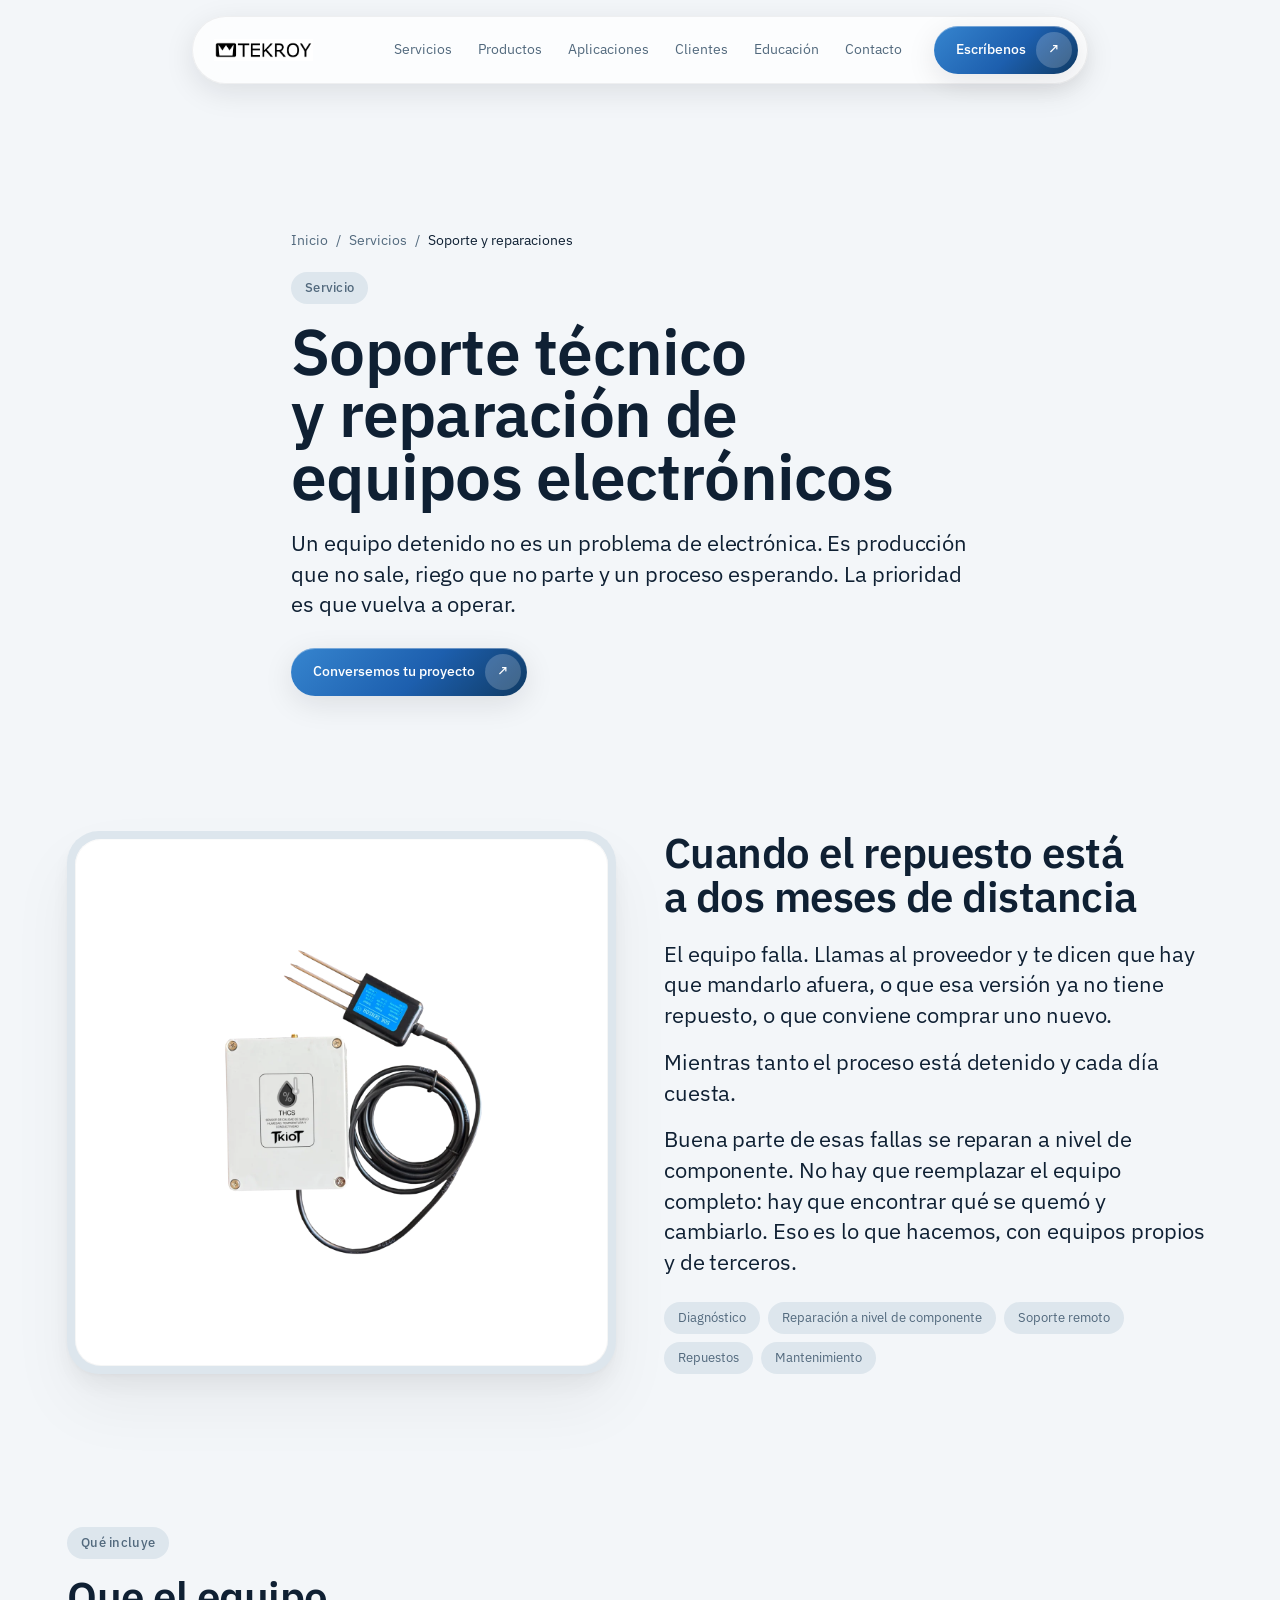
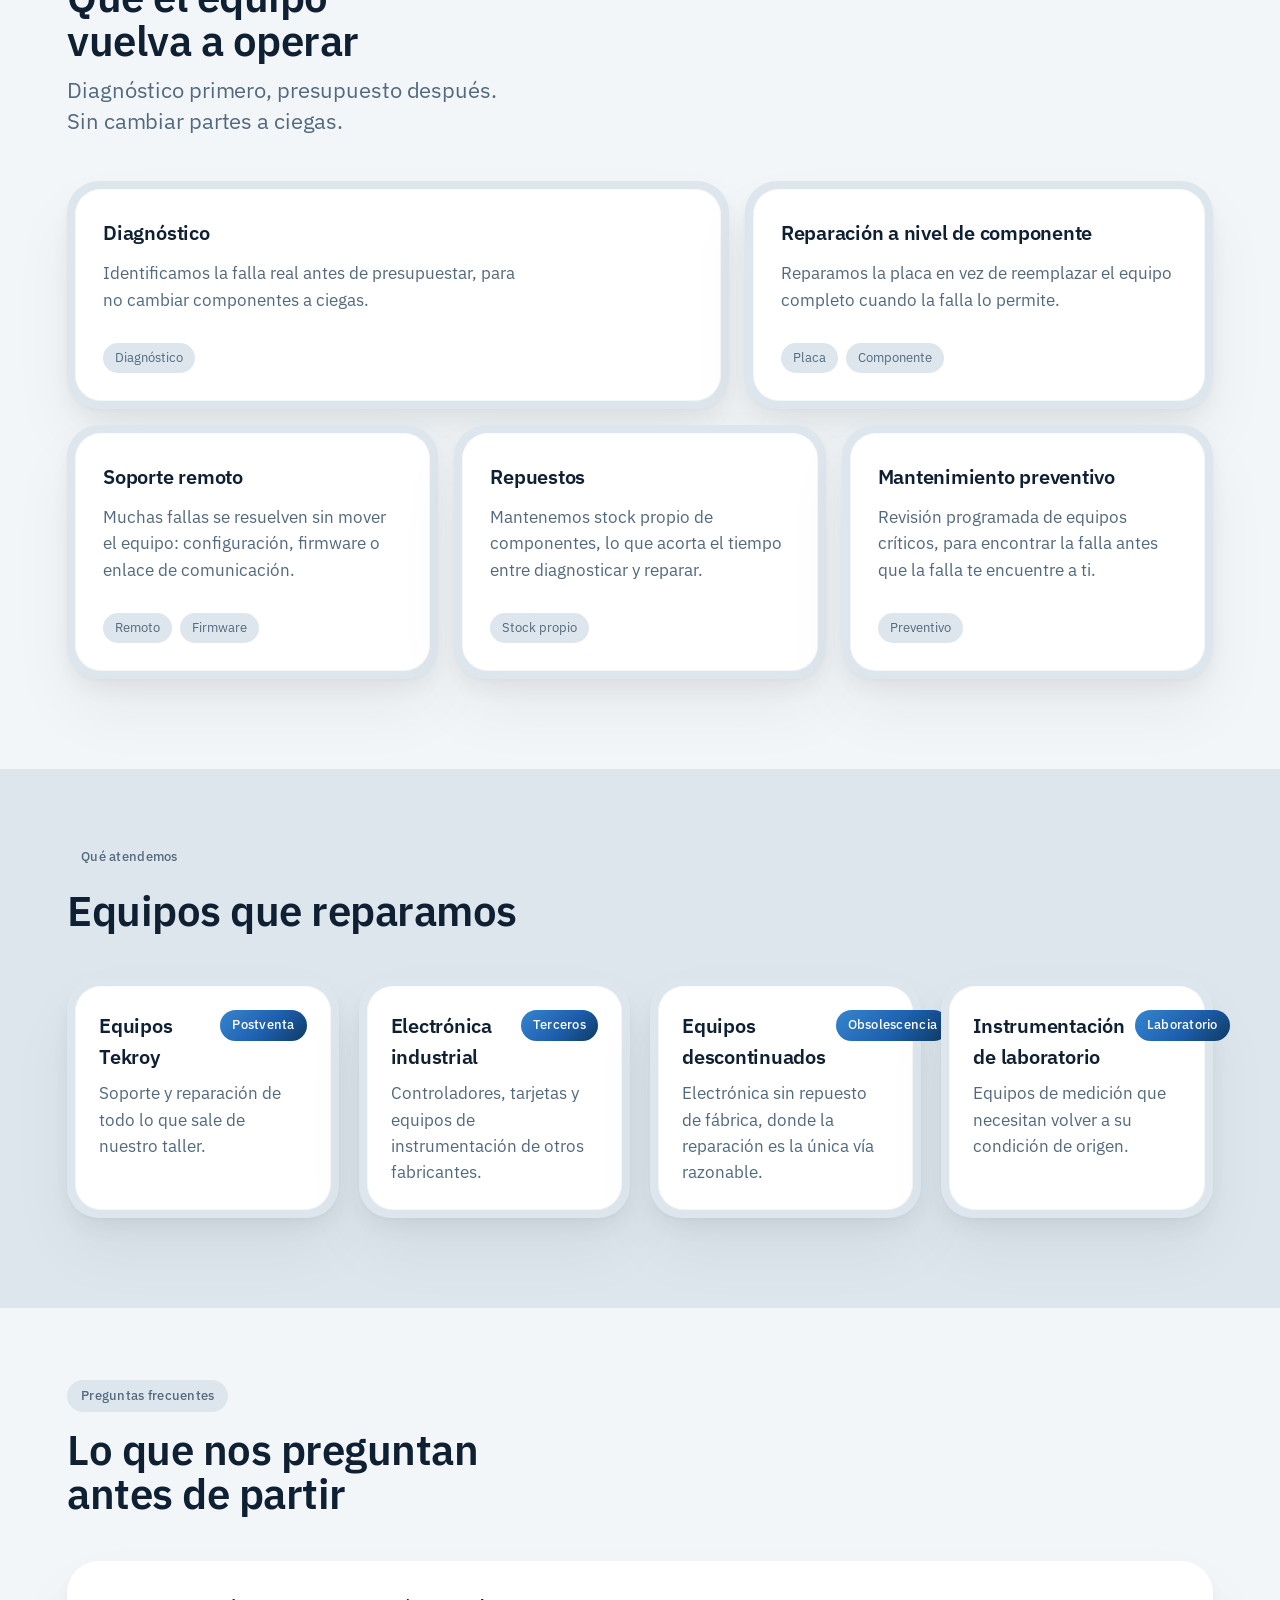
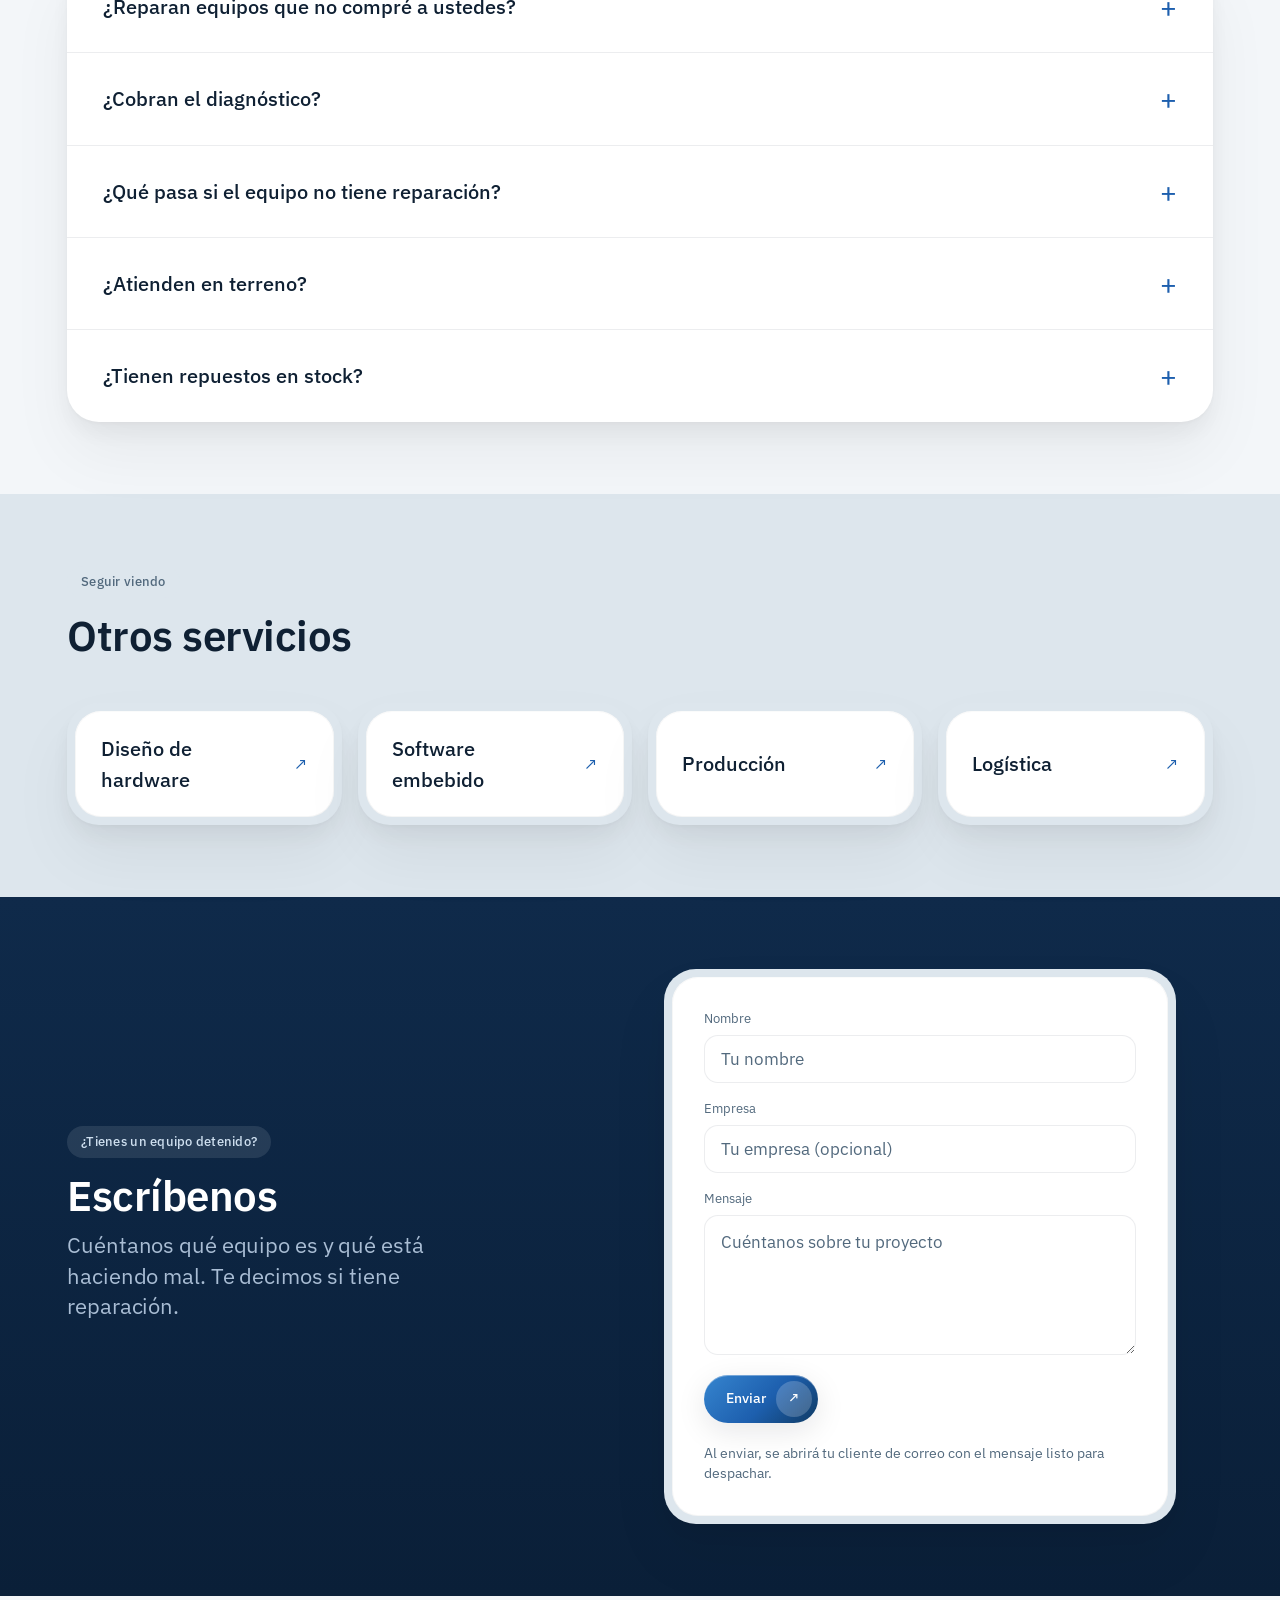
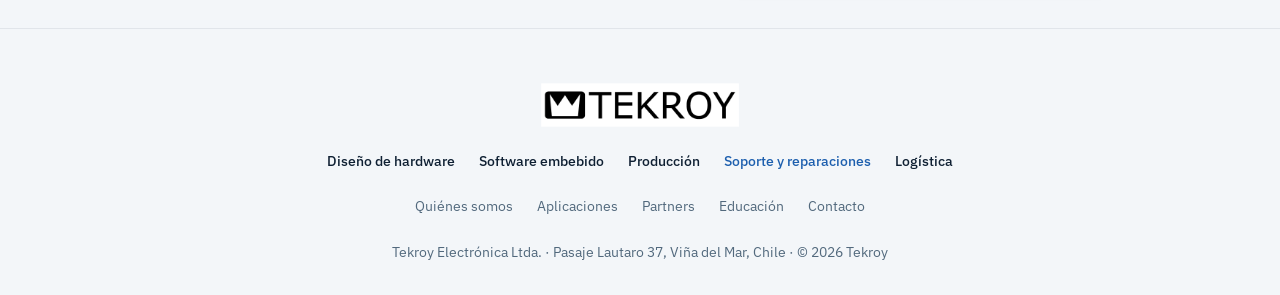
<file: soporte-y-reparaciones.html>
<!DOCTYPE html>
<html lang="es-CL">
<head>
<meta charset="UTF-8">
<meta name="viewport" content="width=device-width, initial-scale=1">
<title>Soporte y Reparación de Equipos Electrónicos | Tekroy</title>
<meta name="description" content="Diagnóstico, reparación a nivel de componente y soporte postventa de equipos electrónicos industriales instalados en terreno, en todo Chile.">
<meta name="robots" content="index, follow">
<link rel="canonical" href="https://tekroy.cl/soporte-y-reparaciones.html">

<meta property="og:type" content="website">
<meta property="og:site_name" content="Tekroy Electrónica">
<meta property="og:title" content="Soporte y Reparación de Equipos Electrónicos | Tekroy">
<meta property="og:description" content="Diagnóstico, reparación a nivel de componente y soporte postventa de equipos electrónicos industriales instalados en terreno, en todo Chile.">
<meta property="og:url" content="https://tekroy.cl/soporte-y-reparaciones.html">
<meta property="og:image" content="https://tekroy.cl/assets/Productos/THCS_FULL.webp">
<meta property="og:image:width" content="900">
<meta property="og:image:height" content="900">
<meta property="og:locale" content="es_CL">
<meta name="twitter:card" content="summary_large_image">
<meta name="twitter:title" content="Soporte y Reparación de Equipos Electrónicos | Tekroy">
<meta name="twitter:description" content="Diagnóstico, reparación a nivel de componente y soporte postventa de equipos electrónicos industriales instalados en terreno, en todo Chile.">
<meta name="twitter:image" content="https://tekroy.cl/assets/Productos/THCS_FULL.webp">

<link rel="icon" type="image/png" href="assets/Logos_Tekroy/favicon_azul.png">
<link rel="apple-touch-icon" href="assets/Logos_Tekroy/favicon_azul.png">

<script type="application/ld+json">
{
  "@context": "https://schema.org",
  "@graph": [
    {
      "@type": "WebPage",
      "@id": "https://tekroy.cl/soporte-y-reparaciones.html#webpage",
      "url": "https://tekroy.cl/soporte-y-reparaciones.html",
      "name": "Soporte y Reparación de Equipos Electrónicos | Tekroy",
      "description": "Diagnóstico, reparación a nivel de componente y soporte postventa de equipos electrónicos industriales instalados en terreno, en todo Chile.",
      "inLanguage": "es-CL",
      "isPartOf": {
        "@id": "https://tekroy.cl/#website"
      },
      "about": {
        "@id": "https://tekroy.cl/#organization"
      },
      "primaryImageOfPage": "https://tekroy.cl/assets/Productos/THCS_FULL.webp",
      "breadcrumb": {
        "@id": "https://tekroy.cl/soporte-y-reparaciones.html#breadcrumb"
      }
    },
    {
      "@type": "BreadcrumbList",
      "@id": "https://tekroy.cl/soporte-y-reparaciones.html#breadcrumb",
      "itemListElement": [
        {
          "@type": "ListItem",
          "position": 1,
          "name": "Inicio",
          "item": "https://tekroy.cl/"
        },
        {
          "@type": "ListItem",
          "position": 2,
          "name": "Servicios",
          "item": "https://tekroy.cl/#servicios"
        },
        {
          "@type": "ListItem",
          "position": 3,
          "name": "Soporte y reparaciones"
        }
      ]
    },
    {
      "@type": "Service",
      "@id": "https://tekroy.cl/soporte-y-reparaciones.html#service",
      "name": "Soporte técnico y reparación de equipos electrónicos",
      "serviceType": "Soporte y reparaciones",
      "description": "Diagnóstico, reparación a nivel de componente y soporte postventa de equipos electrónicos industriales instalados en terreno, en todo Chile.",
      "provider": {
        "@id": "https://tekroy.cl/#organization"
      },
      "areaServed": {
        "@type": "Country",
        "name": "Chile"
      },
      "url": "https://tekroy.cl/soporte-y-reparaciones.html",
      "hasOfferCatalog": {
        "@type": "OfferCatalog",
        "name": "Que el equipo vuelva a operar",
        "itemListElement": [
          {
            "@type": "Offer",
            "itemOffered": {
              "@type": "Service",
              "name": "Diagnóstico",
              "description": "Identificamos la falla real antes de presupuestar, para no cambiar componentes a ciegas."
            }
          },
          {
            "@type": "Offer",
            "itemOffered": {
              "@type": "Service",
              "name": "Reparación a nivel de componente",
              "description": "Reparamos la placa en vez de reemplazar el equipo completo cuando la falla lo permite."
            }
          },
          {
            "@type": "Offer",
            "itemOffered": {
              "@type": "Service",
              "name": "Soporte remoto",
              "description": "Muchas fallas se resuelven sin mover el equipo: configuración, firmware o enlace de comunicación."
            }
          },
          {
            "@type": "Offer",
            "itemOffered": {
              "@type": "Service",
              "name": "Repuestos",
              "description": "Mantenemos stock propio de componentes, lo que acorta el tiempo entre diagnosticar y reparar."
            }
          },
          {
            "@type": "Offer",
            "itemOffered": {
              "@type": "Service",
              "name": "Mantenimiento preventivo",
              "description": "Revisión programada de equipos críticos, para encontrar la falla antes que la falla te encuentre a ti."
            }
          }
        ]
      }
    },
    {
      "@type": "FAQPage",
      "@id": "https://tekroy.cl/soporte-y-reparaciones.html#faq",
      "mainEntity": [
        {
          "@type": "Question",
          "name": "¿Reparan equipos que no compré a ustedes?",
          "acceptedAnswer": {
            "@type": "Answer",
            "text": "Sí. Trabajamos con electrónica industrial de otros fabricantes, incluida la que ya no tiene soporte de fábrica."
          }
        },
        {
          "@type": "Question",
          "name": "¿Cobran el diagnóstico?",
          "acceptedAnswer": {
            "@type": "Answer",
            "text": "El diagnóstico se presupuesta aparte de la reparación, justamente para no comprometer un arreglo antes de saber qué falló. Te decimos qué tiene y qué cuesta antes de intervenir."
          }
        },
        {
          "@type": "Question",
          "name": "¿Qué pasa si el equipo no tiene reparación?",
          "acceptedAnswer": {
            "@type": "Answer",
            "text": "Te lo decimos derechamente. En ese caso evaluamos si conviene un reemplazo o un desarrollo equivalente a medida."
          }
        },
        {
          "@type": "Question",
          "name": "¿Atienden en terreno?",
          "acceptedAnswer": {
            "@type": "Answer",
            "text": "Depende del equipo y del lugar. Muchas fallas se resuelven de forma remota; cuando no, coordinamos el retiro o la visita."
          }
        },
        {
          "@type": "Question",
          "name": "¿Tienen repuestos en stock?",
          "acceptedAnswer": {
            "@type": "Answer",
            "text": "Mantenemos stock propio de componentes en la Región Metropolitana y Valparaíso, lo que suele evitar la espera de una importación."
          }
        }
      ]
    }
  ]
}
</script>

<script>document.documentElement.classList.add('js')</script>
<link rel="preconnect" href="https://fonts.googleapis.com">
<link rel="preconnect" href="https://fonts.gstatic.com" crossorigin>
<link href="https://fonts.googleapis.com/css2?family=IBM+Plex+Sans:wght@400;500;600;700&display=swap" rel="stylesheet">
<link rel="stylesheet" href="styles.css?v=36">
</head>
<body>

<div class="topbar-wrap">
  <header class="topbar">
    <a class="wordmark" href="index.html"><img src="assets/Logos_Tekroy/tekroy_pequeño.png" alt="Tekroy" height="22"></a>
    <nav>
      <a href="index.html#servicios">Servicios</a>
      <a href="index.html#productos">Productos</a>
      <a href="index.html#proyectos">Aplicaciones</a>
      <a href="index.html#clientes">Clientes</a>
      <a href="educacion.html">Educación</a>
      <a href="index.html#contacto">Contacto</a>
    </nav>
    <a class="button" href="#contacto-servicio">Escríbenos<span class="icon">↗</span></a>
    <button class="nav-toggle" id="nav-toggle" type="button" aria-label="Abrir menú" aria-expanded="false" aria-controls="mobile-menu">
      <span class="nav-toggle-bar"></span>
      <span class="nav-toggle-bar"></span>
    </button>
  </header>
  <nav class="mobile-menu" id="mobile-menu">
    <a href="index.html#servicios">Servicios</a>
    <a href="index.html#productos">Productos</a>
    <a href="index.html#proyectos">Aplicaciones</a>
    <a href="index.html#clientes">Clientes</a>
    <a href="educacion.html">Educación</a>
    <a href="#contacto-servicio">Contacto</a>
  </nav>
</div>

<main>

<!-- HERO -->
<section class="edu-hero">
  <div class="wrap">
    <nav class="crumbs" aria-label="Ruta de navegación">
      <a href="index.html">Inicio</a> <span aria-hidden="true">/</span>
      <a href="index.html#servicios">Servicios</a> <span aria-hidden="true">/</span>
      <span aria-current="page">Soporte y reparaciones</span>
    </nav>
    <div data-reveal>
      <span class="eyebrow">Servicio</span>
      <h1 class="display">Soporte técnico y reparación de equipos electrónicos</h1>
      <p class="lead">Un equipo detenido no es un problema de electrónica. Es producción que no sale, riego que no parte y un proceso esperando. La prioridad es que vuelva a operar.</p>
      <div class="actions"><a class="button" href="#contacto-servicio">Conversemos tu proyecto<span class="icon">↗</span></a></div>
    </div>
  </div>
</section>

<!-- PROBLEMA -->
<section class="intro">
  <div class="wrap">
    <div class="bezel intro-art" data-reveal><div class="bezel-inner">
      <img src="assets/Productos/THCS_FULL.webp" width="900" height="900" alt="Equipo de medición Tekroy instalado en terreno" fetchpriority="high">
    </div></div>
    <div class="svc-problema" data-reveal>
      <h2 class="head">Cuando el repuesto está a dos meses de distancia</h2>
      <p class="lead">El equipo falla. Llamas al proveedor y te dicen que hay que mandarlo afuera, o que esa versión ya no tiene repuesto, o que conviene comprar uno nuevo.</p>
      <p class="lead">Mientras tanto el proceso está detenido y cada día cuesta.</p>
      <p class="lead">Buena parte de esas fallas se reparan a nivel de componente. No hay que reemplazar el equipo completo: hay que encontrar qué se quemó y cambiarlo. Eso es lo que hacemos, con equipos propios y de terceros.</p>
      <div class="tags intro-tags"><span>Diagnóstico</span><span>Reparación a nivel de componente</span><span>Soporte remoto</span><span>Repuestos</span><span>Mantenimiento</span></div>
    </div>
  </div>
</section>

<!-- QUÉ INCLUYE -->
<section class="services">
  <div class="wrap">
    <div class="services-head" data-reveal>
      <span class="eyebrow">Qué incluye</span>
      <h2 class="head">Que el equipo vuelva a operar</h2>
      <p class="lead">Diagnóstico primero, presupuesto después. Sin cambiar partes a ciegas.</p>
    </div>
    <div class="bento">
      <div class="bezel item-1" data-reveal><div class="bezel-inner b-card">
        <h3>Diagnóstico</h3>
        <p>Identificamos la falla real antes de presupuestar, para no cambiar componentes a ciegas.</p>
        <div class="tags"><span>Diagnóstico</span></div>
      </div></div>
      <div class="bezel item-2" data-reveal><div class="bezel-inner b-card">
        <h3>Reparación a nivel de componente</h3>
        <p>Reparamos la placa en vez de reemplazar el equipo completo cuando la falla lo permite.</p>
        <div class="tags"><span>Placa</span><span>Componente</span></div>
      </div></div>
      <div class="bezel item-3" data-reveal><div class="bezel-inner b-card">
        <h3>Soporte remoto</h3>
        <p>Muchas fallas se resuelven sin mover el equipo: configuración, firmware o enlace de comunicación.</p>
        <div class="tags"><span>Remoto</span><span>Firmware</span></div>
      </div></div>
      <div class="bezel item-4" data-reveal><div class="bezel-inner b-card">
        <h3>Repuestos</h3>
        <p>Mantenemos stock propio de componentes, lo que acorta el tiempo entre diagnosticar y reparar.</p>
        <div class="tags"><span>Stock propio</span></div>
      </div></div>
      <div class="bezel item-5" data-reveal><div class="bezel-inner b-card">
        <h3>Mantenimiento preventivo</h3>
        <p>Revisión programada de equipos críticos, para encontrar la falla antes que la falla te encuentre a ti.</p>
        <div class="tags"><span>Preventivo</span></div>
      </div></div>
    </div>
  </div>
</section>

<!-- APLICACIONES -->
<section class="lines">
  <div class="wrap">
    <div class="lines-head" data-reveal>
      <span class="eyebrow">Qué atendemos</span>
      <h2 class="head">Equipos que reparamos</h2>
    </div>
    <div class="lines-grid">
      <div class="bezel l-card" data-reveal><div class="bezel-inner">
        <div class="l-top"><h3>Equipos Tekroy</h3><span class="badge">Postventa</span></div>
        <p>Soporte y reparación de todo lo que sale de nuestro taller.</p>
      </div></div>
      <div class="bezel l-card" data-reveal><div class="bezel-inner">
        <div class="l-top"><h3>Electrónica industrial</h3><span class="badge">Terceros</span></div>
        <p>Controladores, tarjetas y equipos de instrumentación de otros fabricantes.</p>
      </div></div>
      <div class="bezel l-card" data-reveal><div class="bezel-inner">
        <div class="l-top"><h3>Equipos descontinuados</h3><span class="badge">Obsolescencia</span></div>
        <p>Electrónica sin repuesto de fábrica, donde la reparación es la única vía razonable.</p>
      </div></div>
      <div class="bezel l-card" data-reveal><div class="bezel-inner">
        <div class="l-top"><h3>Instrumentación de laboratorio</h3><span class="badge">Laboratorio</span></div>
        <p>Equipos de medición que necesitan volver a su condición de origen.</p>
      </div></div>
    </div>
  </div>
</section>

<!-- PREGUNTAS FRECUENTES -->
<section class="faq">
  <div class="wrap">
    <div class="clients-head" data-reveal>
      <span class="eyebrow">Preguntas frecuentes</span>
      <h2 class="head">Lo que nos preguntan antes de partir</h2>
    </div>
    <div class="faq-list" data-reveal>
      <details class="faq-item" name="faq">
        <summary>¿Reparan equipos que no compré a ustedes?</summary>
        <p>Sí. Trabajamos con electrónica industrial de otros fabricantes, incluida la que ya no tiene soporte de fábrica.</p>
      </details>
      <details class="faq-item" name="faq">
        <summary>¿Cobran el diagnóstico?</summary>
        <p>El diagnóstico se presupuesta aparte de la reparación, justamente para no comprometer un arreglo antes de saber qué falló. Te decimos qué tiene y qué cuesta antes de intervenir.</p>
      </details>
      <details class="faq-item" name="faq">
        <summary>¿Qué pasa si el equipo no tiene reparación?</summary>
        <p>Te lo decimos derechamente. En ese caso evaluamos si conviene un reemplazo o un desarrollo equivalente a medida.</p>
      </details>
      <details class="faq-item" name="faq">
        <summary>¿Atienden en terreno?</summary>
        <p>Depende del equipo y del lugar. Muchas fallas se resuelven de forma remota; cuando no, coordinamos el retiro o la visita.</p>
      </details>
      <details class="faq-item" name="faq">
        <summary>¿Tienen repuestos en stock?</summary>
        <p>Mantenemos stock propio de componentes en la Región Metropolitana y Valparaíso, lo que suele evitar la espera de una importación.</p>
      </details>
    </div>
  </div>
</section>

<!-- OTROS SERVICIOS -->
<section class="svc-more">
  <div class="wrap">
    <div class="clients-head" data-reveal>
      <span class="eyebrow">Seguir viendo</span>
      <h2 class="head">Otros servicios</h2>
    </div>
    <div class="svc-grid" data-reveal>
      <a class="svc-link bezel" href="diseno-de-hardware.html"><span class="bezel-inner"><strong>Diseño de hardware</strong><span class="icon">↗</span></span></a>
      <a class="svc-link bezel" href="software-embebido.html"><span class="bezel-inner"><strong>Software embebido</strong><span class="icon">↗</span></span></a>
      <a class="svc-link bezel" href="produccion-electronica.html"><span class="bezel-inner"><strong>Producción</strong><span class="icon">↗</span></span></a>
      <a class="svc-link bezel" href="logistica-de-componentes.html"><span class="bezel-inner"><strong>Logística</strong><span class="icon">↗</span></span></a>
    </div>
  </div>
</section>

<!-- CTA -->
<section class="trust" id="contacto-servicio">
  <div class="wrap">
    <div class="edu-cta-grid">
    <div class="trust-head" data-reveal>
      <span class="eyebrow">¿Tienes un equipo detenido?</span>
      <h2 class="head">Escríbenos</h2>
      <p class="lead">Cuéntanos qué equipo es y qué está haciendo mal. Te decimos si tiene reparación.</p>
    </div>
    <form class="c-form bezel edu-form" id="contact-form-servicio" data-asunto="Consulta por soporte y reparación de equipos" data-reveal>
      <div class="bezel-inner">
        <div class="field"><label for="fs-nombre">Nombre</label><input id="fs-nombre" type="text" name="nombre" placeholder="Tu nombre" required></div>
        <div class="field"><label for="fs-empresa">Empresa</label><input id="fs-empresa" type="text" name="empresa" placeholder="Tu empresa (opcional)"></div>
        <div class="field"><label for="fs-mensaje">Mensaje</label><textarea id="fs-mensaje" name="mensaje" placeholder="Cuéntanos sobre tu proyecto" required></textarea></div>
        <button type="submit" class="button">Enviar<span class="icon">↗</span></button>
        <p class="small muted small-print">Al enviar, se abrirá tu cliente de correo con el mensaje listo para despachar.</p>
      </div>
    </form>
    </div>
  </div>
</section>

</main>

<footer class="footer">
  <div class="wrap">
    <img class="wordmark-lg" src="assets/Logos_Tekroy/tekroy_pequeño.png" alt="Tekroy">
    <nav class="f-servicios" aria-label="Servicios">
      <a href="diseno-de-hardware.html">Diseño de hardware</a>
      <a href="software-embebido.html">Software embebido</a>
      <a href="produccion-electronica.html">Producción</a>
      <a href="soporte-y-reparaciones.html" aria-current="page">Soporte y reparaciones</a>
      <a href="logistica-de-componentes.html">Logística</a>
    </nav>
    <nav>
      <a href="index.html#inicio">Quiénes somos</a>
      <a href="index.html#proyectos">Aplicaciones</a>
      <a href="index.html#partners">Partners</a>
      <a href="educacion.html">Educación</a>
      <a href="index.html#contacto">Contacto</a>
    </nav>
    <p class="f-meta">Tekroy Electrónica Ltda. · Pasaje Lautaro 37, Viña del Mar, Chile · © 2026 Tekroy</p>
  </div>
</footer>

<script src="script.js?v=18"></script>
</body>
</html>
</file>
<file: styles.css>
/* Tekroy — Soft Structuralism, premium B2B corporate */

:root {
  --bg: #f3f6f9;
  --surface: #ffffff;
  --shell: #dde6ed;
  --ink: #0f2033;
  --muted: #52697d;
  --line: rgba(15,32,51,0.08);
  --accent: #1d5fae;
  --accent-2: #0f3a63;
  --accent-grad: linear-gradient(135deg, #3685cf 0%, #1d5fae 55%, #0f3a63 100%);
  --accent-ink: #ffffff;

  --font-display: "IBM Plex Sans", system-ui, sans-serif;
  --font: "IBM Plex Sans", system-ui, sans-serif;

  --step-small: clamp(0.8125rem, 0.79rem + 0.1vw, 0.875rem);
  --step-body: clamp(1rem, 0.95rem + 0.2vw, 1.0625rem);
  --step-lead: clamp(1.125rem, 1.05rem + 0.4vw, 1.375rem);
  --step-card: clamp(1.1rem, 1.05rem + 0.3vw, 1.25rem);
  --step-head: clamp(1.625rem, 1.2rem + 1.8vw, 2.75rem);
  --step-display: clamp(2.25rem, 1.2rem + 3.6vw, 4rem);

  --margin: clamp(20px, 4vw, 64px);
  --radius-shell: 2rem;
  --radius-core: 1.625rem;
  --radius-pill: 999px;

  --shadow-soft: 0 2px 4px rgba(20,24,27,0.03), 0 12px 24px rgba(20,24,27,0.05), 0 32px 64px rgba(20,24,27,0.05);
  --shadow-float: 0 8px 30px rgba(20,24,27,0.10);

  --ease: cubic-bezier(0.32, 0.72, 0, 1);
  --t-press: 160ms;
  --t-hover: 220ms;
}

*, *::before, *::after { box-sizing: border-box; }
html { scroll-behavior: auto; }
body {
  margin: 0;
  overflow-x: hidden;
  background: var(--bg);
  color: var(--ink);
  font-family: var(--font);
  font-size: var(--step-body);
  line-height: 1.55;
  -webkit-font-smoothing: antialiased;
}
h1, h2, h3, h4, p, figure, blockquote, ul, ol { margin: 0; }
ul[class] { padding: 0; list-style: none; }
img, video, svg { display: block; max-width: 100%; }
img { height: auto; }
button, input, select, textarea { font: inherit; color: inherit; }
button { background: none; border: 0; padding: 0; cursor: pointer; }
a { color: inherit; text-decoration: none; }
:target { scroll-margin-top: 7rem; }
::selection { background: var(--accent); color: var(--accent-ink); }
:focus-visible { outline: 2px solid var(--accent); outline-offset: 3px; }

h1, h2, h3 { font-family: var(--font-display); font-weight: 600; letter-spacing: -0.012em; text-wrap: balance; }
.display { font-family: var(--font-display); font-size: var(--step-display); line-height: 0.98; letter-spacing: -0.012em; font-weight: 600; }
.head { font-family: var(--font-display); font-size: var(--step-head); line-height: 1.04; letter-spacing: -0.012em; font-weight: 600; }
.lead { font-size: var(--step-lead); line-height: 1.4; max-width: 34ch; font-weight: 400; letter-spacing: -0.005em; color: var(--muted); }
.small { font-size: var(--step-small); line-height: 1.45; }
.muted { color: var(--muted); }

.eyebrow {
  display: inline-flex; align-items: center;
  padding: 6px 14px;
  border-radius: var(--radius-pill);
  background: var(--shell);
  font-size: 13px; font-weight: 500;
  letter-spacing: 0.02em;
  color: var(--muted);
  margin-bottom: 16px;
}

.wrap { max-width: 78rem; margin-inline: auto; padding-inline: var(--margin); }

/* ---------- double-bezel ---------- */
.bezel {
  background: var(--shell);
  border-radius: var(--radius-shell);
  padding: 8px;
  box-shadow: var(--shadow-soft);
}
.bezel-inner {
  background: var(--surface);
  border-radius: var(--radius-core);
  box-shadow: inset 0 1px 1px rgba(255,255,255,0.6), inset 0 0 0 1px rgba(20,24,27,0.04);
  height: 100%;
  display: flex;
  flex-direction: column;
}

/* ---------- interactive card hover ---------- */
@media (hover: hover) and (pointer: fine) {
  .bento > .bezel, .lines-grid > .bezel, .c-card, .p-card, .t-card {
    position: relative;
    transition: transform var(--t-hover) var(--ease), background var(--t-hover) ease;
  }
  .bento > .bezel::before, .lines-grid > .bezel::before, .c-card::before, .t-card::before {
    content: "";
    position: absolute;
    inset: -16px;
    border-radius: inherit;
    background: radial-gradient(circle, #5aa9f2 0%, #3685cf 60%, transparent 100%);
    filter: blur(26px);
    opacity: 0;
    z-index: -1;
    pointer-events: none;
    transition: opacity var(--t-hover) var(--ease);
  }
  .p-card::before {
    content: "";
    position: absolute;
    top: -16px; left: -16px; right: -16px;
    height: 280px;
    border-radius: 20px;
    background: radial-gradient(ellipse, #5aa9f2 0%, #3685cf 60%, transparent 100%);
    filter: blur(26px);
    opacity: 0;
    z-index: -1;
    pointer-events: none;
    transition: opacity var(--t-hover) var(--ease);
  }

  .bento > .bezel:hover, .lines-grid > .bezel:hover, .c-card:hover, .p-card:hover {
    transform: translateY(-6px);
  }
  .bento > .bezel:hover::before, .lines-grid > .bezel:hover::before, .c-card:hover::before, .p-card:hover::before {
    opacity: 0.4;
  }
  .bento > .bezel:hover, .lines-grid > .bezel:hover, .c-card:hover {
    box-shadow: 0 20px 40px rgba(29,95,174,0.18);
  }
  .p-card:hover .bezel { box-shadow: 0 20px 40px rgba(29,95,174,0.18); }
  .p-card .bezel img { transition: transform 420ms var(--ease); }
  .p-card:hover img { transform: scale(1.06); }

  .t-card:hover {
    background: rgba(255,255,255,0.1);
    transform: translateY(-4px);
  }
  .t-card:hover::before { opacity: 0.55; }
}

/* ---------- floating nav ---------- */
.topbar-wrap { position: sticky; top: 16px; z-index: 40; display: flex; flex-direction: column; align-items: center; padding: 0 16px; }
.topbar {
  display: flex; align-items: center; gap: 32px;
  padding: 10px 10px 10px 22px;
  border-radius: var(--radius-pill);
  background: rgba(255,255,255,0.75);
  backdrop-filter: blur(20px);
  -webkit-backdrop-filter: blur(20px);
  box-shadow: var(--shadow-float), inset 0 0 0 1px rgba(20,24,27,0.06);
  max-width: 56rem;
  width: 100%;
}
.topbar .wordmark { display: flex; align-items: center; margin-right: auto; }
.topbar .wordmark img { height: 22px; width: auto; display: block; }
.topbar nav { display: flex; gap: 26px; }
.topbar nav a { font-size: var(--step-small); color: var(--muted); transition: color var(--t-hover) ease; }
.topbar nav a:hover { color: var(--ink); }

.nav-toggle { display: none; flex-direction: column; justify-content: center; align-items: center; gap: 5px; width: 40px; height: 40px; border-radius: 50%; flex: none; transition: background var(--t-hover) ease; }
.nav-toggle:hover { background: var(--shell); }
.nav-toggle-bar { width: 18px; height: 2px; background: var(--ink); border-radius: 1px; transition: transform 220ms var(--ease), opacity 220ms var(--ease); }
.nav-toggle[aria-expanded="true"] .nav-toggle-bar:first-child { transform: translateY(3.5px) rotate(45deg); }
.nav-toggle[aria-expanded="true"] .nav-toggle-bar:last-child { transform: translateY(-3.5px) rotate(-45deg); }

.mobile-menu {
  display: none;
  flex-direction: column;
  gap: 2px;
  width: 100%;
  max-width: 56rem;
  margin-top: 8px;
  padding: 10px;
  border-radius: var(--radius-shell);
  background: rgba(255,255,255,0.9);
  backdrop-filter: blur(20px);
  -webkit-backdrop-filter: blur(20px);
  box-shadow: var(--shadow-float), inset 0 0 0 1px rgba(20,24,27,0.06);
}
.mobile-menu.is-open { display: flex; }
.mobile-menu a { padding: 13px 16px; border-radius: 14px; font-size: var(--step-body); color: var(--ink); transition: background var(--t-hover) ease; }
.mobile-menu a:hover { background: var(--shell); }

@media (max-width: 42em) {
  .topbar nav { display: none; }
  .nav-toggle { display: flex; }
}

/* ---------- buttons ---------- */
.button {
  display: inline-flex; align-items: center; gap: 10px;
  min-height: 48px; padding: 4px 6px 4px 22px;
  background: var(--accent-grad); color: var(--accent-ink);
  border-radius: var(--radius-pill);
  font-size: var(--step-small); font-weight: 500;
  transition: transform var(--t-press) var(--ease), box-shadow var(--t-hover) var(--ease);
  box-shadow: var(--shadow-float), inset 0 1px 0 rgba(255,255,255,0.35);
}
.button .icon {
  display: inline-flex; align-items: center; justify-content: center;
  width: 36px; height: 36px; border-radius: 50%;
  background: rgba(255,255,255,0.2);
  transition: transform var(--t-hover) var(--ease);
  flex: none;
}
.button:hover .icon { transform: translate(2px, -2px) scale(1.05); }
.button:active { transform: scale(0.97); }
.button.ghost {
  background: var(--surface); color: var(--ink);
  box-shadow: inset 0 0 0 1px var(--line);
}
.button.ghost .icon { background: var(--shell); }

/* ---------- hero (editorial split) ---------- */
.hero { padding: clamp(110px, 18vh, 180px) 0 clamp(48px, 8vh, 96px); }
.hero .wrap { display: grid; grid-template-columns: 1.1fr 0.9fr; gap: clamp(24px, 5vw, 64px); align-items: center; }
.hero h1 { max-width: 16ch; }
.hero .lead { margin-top: 20px; }
.hero .actions { margin-top: 28px; }
.hero-art { position: relative; height: clamp(500px, 64vw, 720px); width: fit-content; margin-inline: auto; }
.hero-photo { height: 100%; width: auto; max-width: 100%; display: block; border-radius: var(--radius-core); }
.hero-art .card-note { position: absolute; left: -32px; bottom: -24px; width: 230px; z-index: 2; transform: rotate(-3deg); }
.hero-art .card-note .bezel-inner { padding: 20px; justify-content: center; gap: 4px; }
.hero-art .card-note .stat { font-family: var(--font-display); font-size: var(--step-card); font-weight: 600; letter-spacing: -0.01em; }
.hero-art .card-note .stat-label { font-size: 13px; color: var(--muted); }

@media (max-width: 58em) {
  .hero .wrap { grid-template-columns: 1fr; }
  .hero-art { margin-top: 32px; margin-inline: auto; height: 460px; }
  .hero-art .card-note { left: -16px; bottom: -20px; width: 200px; }
}

/* ---------- relief photo ---------- */
.relief { padding: 0 var(--margin); }
.relief .bezel { height: clamp(260px, 42vh, 460px); overflow: hidden; }
.relief img { width: 100%; height: 100%; object-fit: cover; }

/* ---------- intro copy ---------- */
.intro { padding: clamp(64px, 9vh, 108px) 0; }
.intro .wrap { display: grid; grid-template-columns: 1fr 1fr; gap: 48px; }
.intro .lead { color: var(--ink); max-width: 46ch; }
.intro-tags { display: flex; flex-wrap: wrap; gap: 8px; margin-top: 18px; }
.intro-tags span { font-size: 13px; padding: 6px 14px; border-radius: var(--radius-pill); background: var(--shell); color: var(--muted); }
.intro-art .bezel-inner { padding: 24px; align-items: center; justify-content: center; }
.intro-art img { width: 100%; height: auto; max-height: 320px; object-fit: contain; }
@media (max-width: 58em) { .intro .wrap { grid-template-columns: 1fr; } .intro-art { order: 2; } }

/* ---------- services (bento) ---------- */
.services { padding: clamp(48px, 8vh, 96px) 0 clamp(72px, 10vh, 120px); }
.services-head { max-width: 46ch; margin-bottom: clamp(32px, 5vh, 56px); }
.services-head .lead { max-width: none; }
.services-title { white-space: nowrap; }
@media (max-width: 30em) { .services-title { white-space: normal; } }
.bento { display: grid; grid-template-columns: repeat(12, 1fr); gap: 16px; }
.b-card { padding: 28px; gap: 12px; justify-content: flex-start; }
.b-card h3 { font-size: var(--step-card); }
.b-card p { color: var(--muted); max-width: 42ch; }
.b-card .tags { display: flex; flex-wrap: wrap; gap: 8px; margin-top: auto; padding-top: 18px; }
.b-card .tags span { font-size: 13px; padding: 5px 12px; border-radius: var(--radius-pill); background: var(--shell); color: var(--muted); }
.bento .item-1 { grid-column: span 7; }
.bento .item-2 { grid-column: span 5; }
.bento .item-3 { grid-column: span 4; }
.bento .item-4 { grid-column: span 4; }
.bento .item-5 { grid-column: span 4; }

@media (max-width: 58em) {
  .bento .item-1, .bento .item-2, .bento .item-3, .bento .item-4, .bento .item-5 { grid-column: span 12; }
}

/* ---------- lines (productos y desarrollos) ---------- */
.lines { padding: clamp(48px, 8vh, 96px) 0 clamp(72px, 10vh, 120px); background: var(--shell); }
.lines-head { max-width: 46ch; margin-bottom: clamp(32px, 5vh, 56px); }
.lines-grid { display: grid; grid-template-columns: repeat(auto-fit, minmax(230px, 1fr)); gap: 20px; }
.l-card .bezel-inner { padding: 24px; gap: 8px; }
.l-card .l-top { display: flex; align-items: flex-start; justify-content: space-between; gap: 10px; }
.l-card h3 { font-size: var(--step-card); }
.l-card .badge {
  padding: 5px 12px; border-radius: var(--radius-pill);
  background: var(--accent-grad); color: var(--accent-ink);
  font-size: 13px; font-weight: 500; letter-spacing: 0.02em;
  white-space: nowrap;
}
.l-card p { color: var(--muted); max-width: 42ch; }

@media (max-width: 58em) { .lines-grid { grid-template-columns: 1fr; } }

/* ---------- clientes ---------- */
.clients { padding: clamp(48px, 8vh, 96px) 0; }
.clients-head { max-width: 46ch; margin-bottom: clamp(32px, 5vh, 56px); }
.clients-track { padding: 4px var(--margin) 10px; animation-duration: 42s; }
.c-card { flex: 0 0 360px; }
.c-card .bezel-inner { padding: 24px 28px; gap: 14px; }
.c-card .c-logo { font-family: var(--font-display); font-size: var(--step-card); font-weight: 600; letter-spacing: -0.01em; }
.c-card .c-logo-img { height: 84px; width: 100%; object-fit: contain; object-position: center; align-self: flex-start; }
.c-card p { color: var(--muted); display: -webkit-box; -webkit-box-orient: vertical; -webkit-line-clamp: 2; overflow: hidden; }

@media (max-width: 58em) { .c-card { flex: 0 0 300px; } .c-card .c-logo-img { height: 68px; } }

/* ---------- partners ---------- */
.partner { padding: clamp(48px, 8vh, 96px) 0; }
.partner-grid { display: grid; grid-template-columns: 1fr 1fr; gap: 48px; align-items: center; }
.partner-copy .lead { color: var(--muted); max-width: 42ch; margin-top: 12px; }
.partner-logo { height: 76px; width: auto; margin-top: 24px; }
.partner-art .bezel-inner { padding: 20px; align-items: center; justify-content: center; }
.partner-art img { width: 100%; height: auto; max-height: 320px; object-fit: contain; }
@media (max-width: 58em) { .partner-grid { grid-template-columns: 1fr; } }

/* ---------- trust band ---------- */
.trust { padding: clamp(48px, 8vh, 88px) 0; background: linear-gradient(180deg, #0f2a4a 0%, #0a1f38 100%); color: #ffffff; }
.trust-head { max-width: 46ch; margin-bottom: clamp(28px, 5vh, 44px); }
.trust-head .eyebrow { background: rgba(255,255,255,0.1); color: #cfe0f0; }
.trust-head h2 { color: #ffffff; }
.trust-head .lead { color: #a9bdd4; }
.services-head .lead, .trust-head .lead { margin-top: 12px; }
.trust-grid { display: grid; grid-template-columns: repeat(3, 1fr); gap: 20px; }
.t-card {
  background: rgba(255,255,255,0.06);
  border-radius: var(--radius-shell);
  padding: 24px;
  box-shadow: inset 0 1px 0 rgba(255,255,255,0.08);
}
.t-card h3 { font-size: var(--step-card); margin-bottom: 8px; color: #ffffff; }
.t-card p { color: #a9bdd4; }

@media (max-width: 58em) { .trust-grid { grid-template-columns: 1fr; } }

/* ---------- work / productos por aplicación ---------- */
.work { padding: clamp(48px, 8vh, 96px) 0 clamp(72px, 10vh, 120px); }
.work-head { display: flex; align-items: flex-end; justify-content: space-between; gap: 24px; flex-wrap: wrap; margin-bottom: 36px; }
.filters { display: inline-flex; flex-wrap: wrap; padding: 6px; border-radius: var(--radius-pill); background: var(--shell); gap: 4px; }
.filters button { padding: 9px 18px; border-radius: var(--radius-pill); font-size: var(--step-small); color: var(--muted); transition: background var(--t-hover) ease, color var(--t-hover) ease; }
.filters button[aria-pressed="true"] { background: var(--surface); color: var(--ink); box-shadow: var(--shadow-float); font-weight: 500; }

.carousel { display: flex; justify-content: center; overflow: hidden; padding-block: 32px; margin-block: -32px; -webkit-mask-image: linear-gradient(90deg, transparent, #000 6%, #000 94%, transparent); mask-image: linear-gradient(90deg, transparent, #000 6%, #000 94%, transparent); }
.carousel-track { display: flex; width: max-content; gap: 20px; padding: 4px var(--margin) 10px; animation: carousel-scroll 52s linear infinite; }
.carousel:hover .carousel-track { animation-play-state: paused; }
@keyframes carousel-scroll { from { transform: translateX(0); } to { transform: translateX(calc(-1 * var(--loop-dist, 50%))); } }

.p-card { flex: 0 0 320px; transition: opacity var(--t-hover) ease; }
.p-card .bezel { height: 280px; overflow: hidden; margin-bottom: 14px; }
.p-card .bezel-inner { padding: 22px; align-items: center; justify-content: center; }
.p-card img { width: 100%; height: 100%; object-fit: contain; }
.p-card h3 { font-size: var(--step-body); font-weight: 500; margin-bottom: 6px; }
.p-tag { display: inline-flex; font-size: 12px; padding: 4px 12px; border-radius: var(--radius-pill); background: var(--shell); color: var(--muted); }

.carousel.is-filtered .p-card { display: none; }
.carousel.is-filtered .p-card.is-match { display: block; }

@media (prefers-reduced-motion: reduce) {
  .carousel { overflow-x: auto; }
  .carousel-track { animation: none; }
}
@media (max-width: 58em) {
  .carousel-track { animation-duration: 36s; }
  .p-card { flex-basis: 260px; }
  .p-card .bezel { height: 220px; }
}

/* ---------- contact ---------- */
.contact { padding: clamp(48px, 8vh, 96px) 0 clamp(56px, 8vh, 96px); }
.contact-head { max-width: 46ch; margin-bottom: clamp(28px, 5vh, 44px); }
.contact-grid { display: grid; grid-template-columns: 1fr 1fr; gap: 20px; }
.c-form .bezel-inner { padding: 32px; gap: 16px; }
.field { display: flex; flex-direction: column; gap: 6px; }
.field label { font-size: 13px; color: var(--muted); }
.field input, .field textarea {
  padding: 14px 16px;
  background: var(--surface);
  border: 1.5px solid var(--line);
  border-radius: 14px;
  font-size: var(--step-body);
  transition: border-color var(--t-hover) ease, box-shadow var(--t-hover) ease;
}
.field input { height: 48px; }
.field textarea { min-height: 140px; resize: vertical; line-height: 1.5; }
.field input::placeholder, .field textarea::placeholder { color: var(--muted); }
.field input:focus, .field textarea:focus {
  outline: none;
  border-color: var(--accent);
  box-shadow: 0 0 0 4px rgba(29,95,174,0.14);
}
.c-form .button { margin-top: 4px; align-self: flex-start; }
.c-form .small-print { margin-top: 4px; }
.c-map .bezel { height: 100%; min-height: 360px; overflow: hidden; }
.c-map iframe { width: 100%; height: 100%; min-height: 360px; border: 0; filter: grayscale(0.2); }
.c-chips { display: flex; flex-wrap: wrap; gap: 12px; margin-top: 24px; }
.c-chip { padding: 14px 22px; border-radius: var(--radius-pill); background: var(--shell); font-size: var(--step-small); }
.c-chip a { font-weight: 500; }
.social { display: flex; align-items: center; gap: 16px; flex-wrap: wrap; margin-top: 24px; }
.social-label { font-size: var(--step-small); color: var(--muted); }
.social-links { display: flex; gap: 12px; flex-wrap: wrap; }

@media (max-width: 58em) {
  .contact-grid { grid-template-columns: 1fr; }
  .c-map { order: -1; }
}

/* ---------- educación ---------- */
.edu-hero { padding: clamp(110px, 18vh, 170px) 0 clamp(32px, 6vh, 56px); }
.edu-hero .wrap { max-width: 50rem; }
.edu-hero .lead { max-width: 64ch; margin-top: 20px; color: var(--ink); }
.edu-partner { padding: clamp(24px, 5vh, 48px) 0 clamp(48px, 7vh, 80px); }
.edu-partner .wrap { max-width: 50rem; }
.edu-partner-row { display: flex; flex-direction: column; align-items: flex-start; gap: 18px; }
.edu-partner-row img { height: 56px; width: auto; }
.edu-partner-row .lead { text-align: justify; }
.edu-gallery { padding: clamp(48px, 8vh, 96px) 0; background: var(--shell); }
.edu-gallery-grid { display: grid; grid-template-columns: repeat(auto-fit, minmax(220px, 1fr)); gap: 20px; }
.edu-placeholder {
  min-height: 200px;
  display: flex; align-items: center; justify-content: center; text-align: center;
  border: 1.5px dashed var(--line);
  border-radius: var(--radius-shell);
  color: var(--muted);
  font-size: var(--step-small);
}
.edu-photo .bezel-inner { aspect-ratio: 4 / 3; overflow: hidden; }
.edu-photo img { width: 100%; height: 100%; object-fit: cover; display: block; }
.edu-photo-caption { margin-top: 8px; text-align: center; }
.edu-form { max-width: 32rem; }
.edu-cta-grid { display: grid; grid-template-columns: 1fr 1fr; gap: 48px; align-items: center; }
@media (max-width: 58em) { .edu-cta-grid { grid-template-columns: 1fr; } .edu-form { max-width: none; } }

.svc-problema { display: flex; flex-direction: column; align-items: flex-start; }
.svc-problema .head { margin-bottom: 20px; }
.svc-problema .lead + .lead { margin-top: 16px; }
.svc-problema .intro-tags { margin-top: 24px; }

/* enlace desde las tarjetas de servicio del home */
.b-card h3 .b-card-link {
  display: inline-flex; align-items: baseline; gap: 8px;
  color: inherit; text-decoration: none;
}
.b-card h3 .b-card-link .icon {
  font-size: 0.8em; color: var(--accent);
  transition: transform var(--t-hover) var(--ease);
}
.b-card h3 .b-card-link:hover { color: var(--accent); }
.b-card h3 .b-card-link:hover .icon { transform: translate(3px, -3px); }

/* ---------- paginas de servicio ---------- */
.crumbs {
  display: flex; flex-wrap: wrap; align-items: center; gap: 8px;
  font-size: var(--step-small); color: var(--muted); margin-bottom: 20px;
}
.crumbs a { color: var(--muted); transition: color var(--t-hover) ease; }
.crumbs a:hover { color: var(--ink); }
.crumbs span[aria-current] { color: var(--ink); }

.edu-hero .actions { margin-top: 28px; }
.edu-hero .crumbs { margin-top: 0; }

.faq { padding: clamp(48px, 8vh, 96px) 0; }
.faq-list {
  display: flex; flex-direction: column;
  background: var(--surface);
  border-radius: var(--radius-shell);
  box-shadow: var(--shadow-soft);
  overflow: hidden;
}
.faq-item { border-bottom: 1px solid var(--line); }
.faq-item:last-child { border-bottom: 0; }
.faq-item summary {
  list-style: none; cursor: pointer;
  padding: 24px clamp(24px, 3vw, 36px);
  font-size: var(--step-card); font-weight: 500; color: var(--ink);
  display: flex; align-items: center; justify-content: space-between; gap: 16px;
  transition: background var(--t-hover) ease;
}
.faq-item summary::-webkit-details-marker { display: none; }
.faq-item summary::after {
  content: "+"; flex: 0 0 auto;
  font-size: 1.4em; font-weight: 400; color: var(--accent);
  transition: transform var(--t-hover) var(--ease);
}
.faq-item[open] summary::after { transform: rotate(45deg); }
.faq-item summary:hover { background: var(--bg); }
.faq-item p {
  margin: 0; padding: 0 clamp(24px, 3vw, 36px) 26px;
  color: var(--muted); max-width: 70ch;
}

.svc-more { padding: clamp(48px, 8vh, 96px) 0; background: var(--shell); }
.svc-grid { display: grid; grid-template-columns: repeat(auto-fit, minmax(220px, 1fr)); gap: 16px; }
.svc-link { display: block; }
.svc-link .bezel-inner {
  display: flex; align-items: center; justify-content: space-between; gap: 14px;
  padding: 22px 26px; flex-direction: row;
}
.svc-link strong { font-size: var(--step-card); font-weight: 500; color: var(--ink); }
.svc-link .icon { color: var(--accent); transition: transform var(--t-hover) var(--ease); }
.svc-link:hover .icon { transform: translate(3px, -3px); }

.footer .f-servicios a { font-weight: 500; color: var(--ink); }
.footer .f-servicios a[aria-current] { color: var(--accent); }

@media (max-width: 58em) { .svc-grid { grid-template-columns: 1fr; } }

/* ---------- footer ---------- */
.footer { padding: clamp(48px, 6vh, 80px) 0 32px; border-top: 1px solid var(--line); margin-top: 32px; }
.footer .wrap { display: flex; flex-direction: column; align-items: center; gap: 24px; text-align: center; }
.footer .wordmark-lg { height: clamp(28px, 4.5vw, 44px); width: auto; }
.footer nav { display: flex; gap: 24px; flex-wrap: wrap; justify-content: center; }
.footer nav a { font-size: var(--step-small); color: var(--muted); transition: color var(--t-hover) ease; }
.footer nav a:hover { color: var(--ink); }
.footer .f-meta { font-size: var(--step-small); color: var(--muted); }
.footer .f-credits { max-width: 60ch; font-size: 13px; color: var(--muted); line-height: 1.6; }

/* ---------- motion ---------- */
@media (prefers-reduced-motion: no-preference) {
  .js [data-reveal] { opacity: 0; transform: translateY(28px); filter: blur(6px); transition: opacity 900ms var(--ease), transform 900ms var(--ease), filter 900ms var(--ease); }
  .js [data-reveal].is-in { opacity: 1; transform: none; filter: blur(0); }
}
</file>
